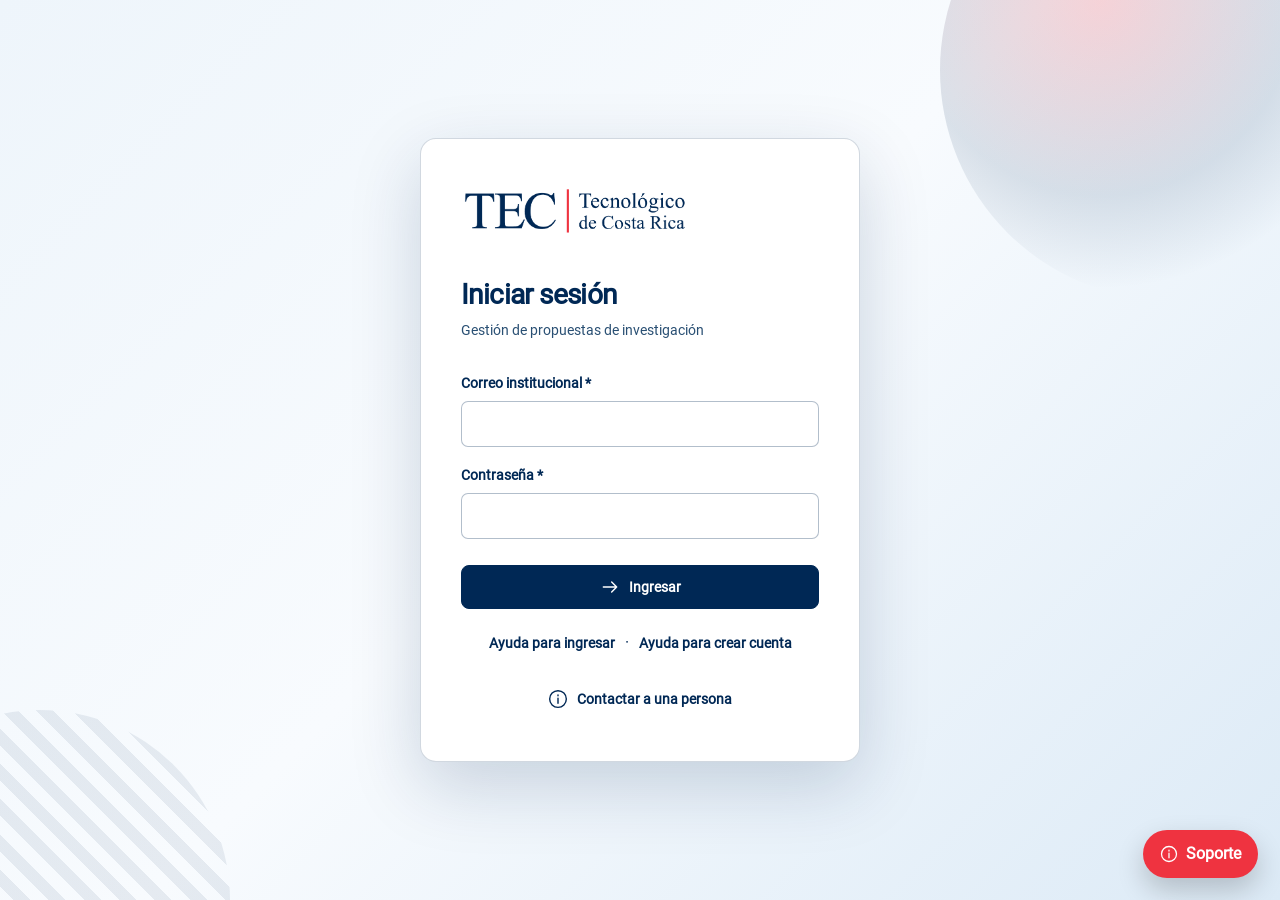
<file: index.html>
<!doctype html>
<html lang="es">
<head>
  <meta charset="utf-8">
  <meta http-equiv="refresh" content="0; url=/frontend/html/SGPI.html">
  <title>SGPI · VIE</title>
  <script>
    window.location.replace("/frontend/html/SGPI.html");
  </script>
</head>
<body>
  <p>Cargando SGPI... <a href="/frontend/html/SGPI.html">Haz clic aquí si no redirige automáticamente</a>.</p>
</body>
</html>
</file>
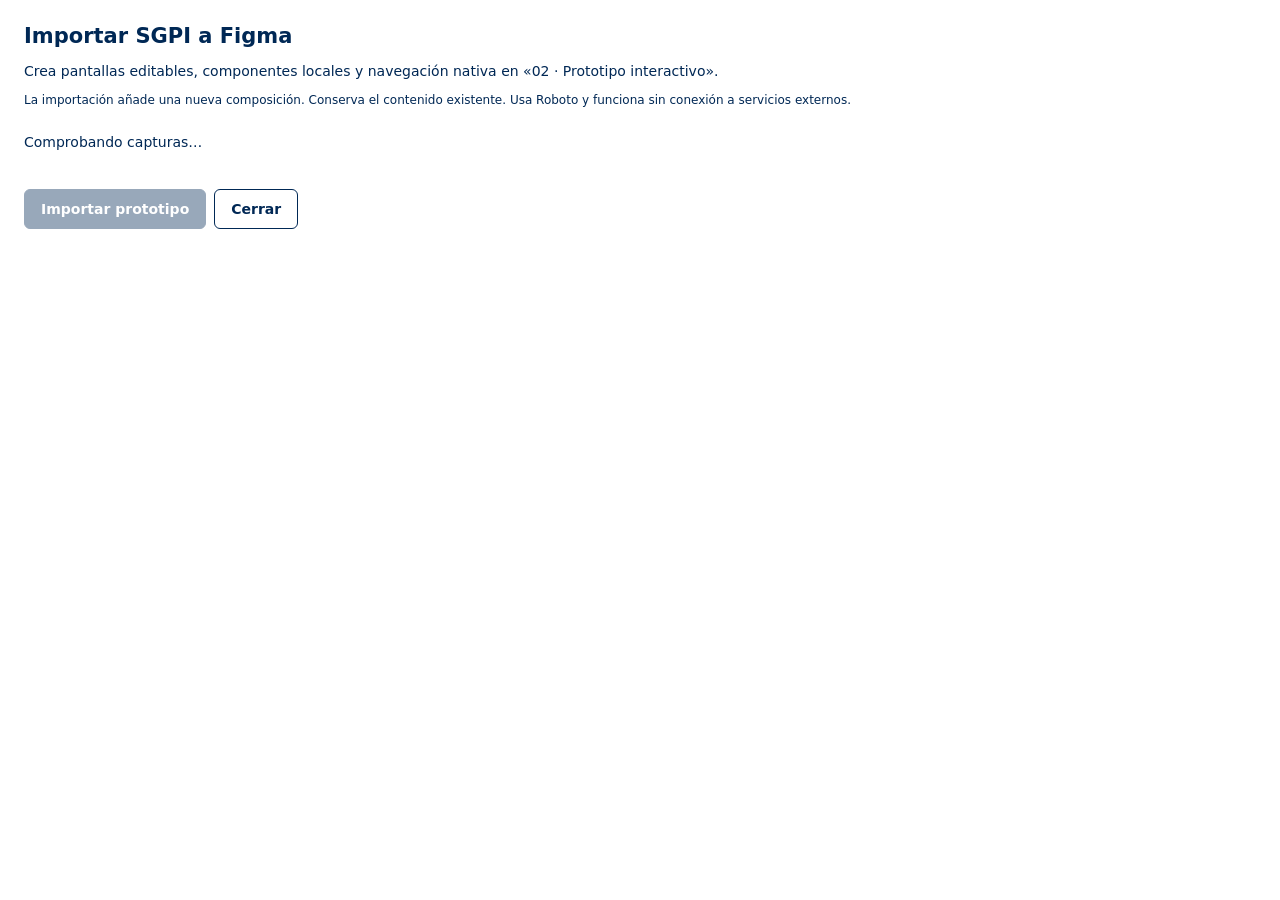
<file: figma-import/ui.html>
<!doctype html>
<html lang="es"><head><meta charset="utf-8"><style>
*{box-sizing:border-box}body{font:14px/1.5 system-ui,sans-serif;margin:0;padding:24px;color:#002855;background:#fff}h1{font-size:21px;line-height:1.2;margin:0 0 12px}p{margin:10px 0}.note{font-size:12px;line-height:1.45}button{font:600 14px system-ui;padding:11px 16px;border:1px solid #002855;border-radius:6px;background:#002855;color:#fff;cursor:pointer}button.secondary{background:#fff;color:#002855;margin-left:8px}button:disabled{opacity:.4;cursor:default}#status{min-height:55px;padding:12px 0;white-space:pre-wrap}#status.error{color:#EF3340}#details{font-size:12px;max-height:80px;overflow:auto}.actions{margin-top:14px}
</style></head><body>
<h1>Importar SGPI a Figma</h1>
<p>Crea pantallas editables, componentes locales y navegación nativa en «02 · Prototipo interactivo».</p>
<p class="note">La importación añade una nueva composición. Conserva el contenido existente. Usa Roboto y funciona sin conexión a servicios externos.</p>
<div id="status" role="status">Comprobando capturas…</div><div id="details"></div>
<div class="actions"><button id="import" disabled>Importar prototipo</button><button id="close" class="secondary">Cerrar</button></div>
<script>
const button=document.getElementById('import');const status=document.getElementById('status');const details=document.getElementById('details');
const send=type=>parent.postMessage({pluginMessage:{type}},'*');
button.onclick=()=>{button.disabled=true;status.className='';status.textContent='Preparando fuentes y variables…';send('import');};
document.getElementById('close').onclick=()=>send('close');
onmessage=event=>{const m=event.data.pluginMessage;if(!m)return;if(m.type==='ready'){status.textContent=m.summary.screens+' pantallas y escenarios · '+m.summary.elements+' elementos';button.disabled=false;}if(m.type==='progress'){status.textContent=m.text;}if(m.type==='error'){status.className='error';status.textContent=m.text;button.disabled=true;}if(m.type==='done'){status.textContent='Importación completada: '+m.stats.frames+' pantallas, '+m.stats.components+' componentes, '+m.stats.links+' enlaces.';details.textContent=m.stats.warnings.length?'Revisar visualmente: '+m.stats.warnings.slice(0,8).join(' · '):'Seleccione Presentar para revisar el recorrido. Revise legibilidad, overlays y destinos antes de entregar.';button.disabled=true;}};
send('inspect');
</script></body></html>
</file>
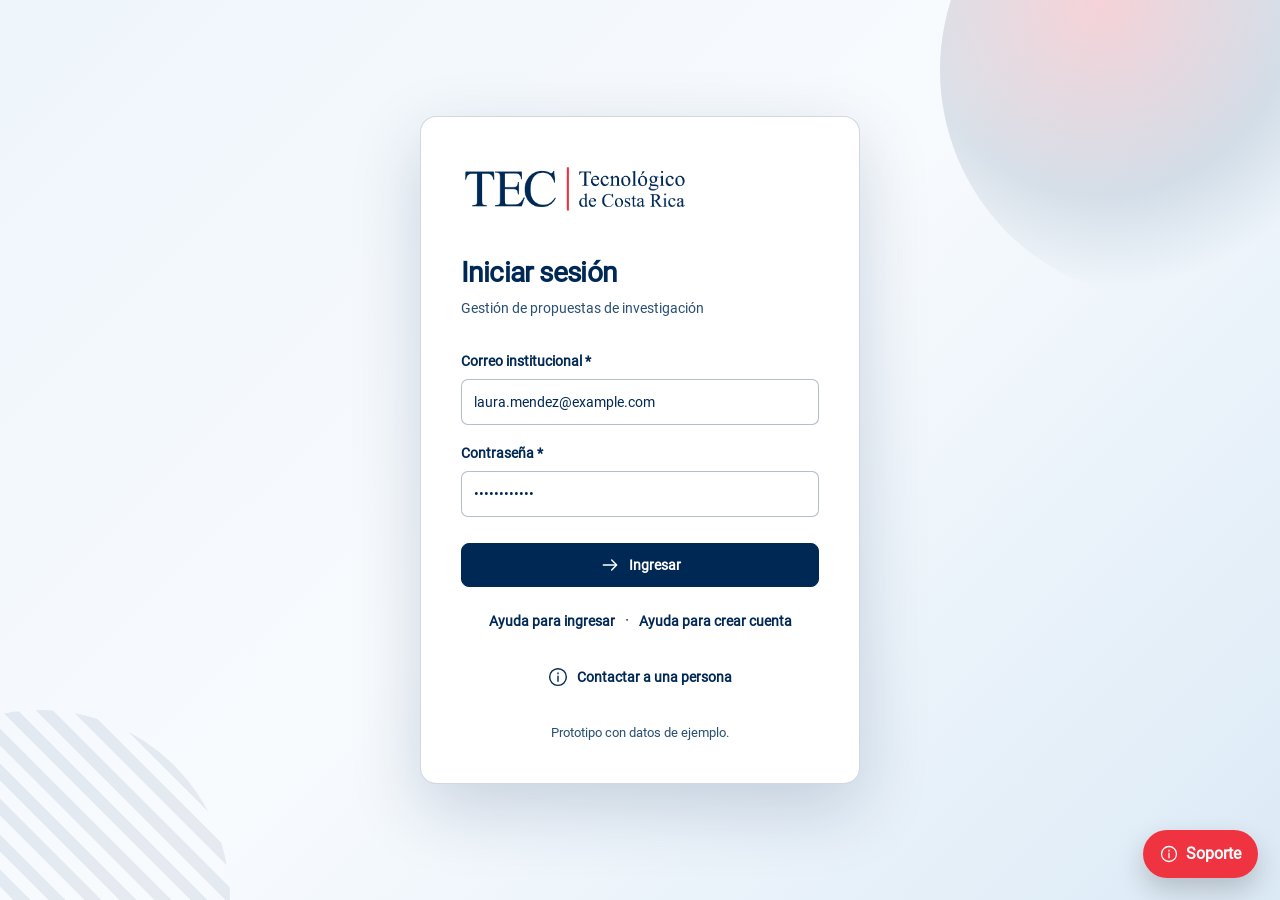
<file: frontend/SGPI.html>
<!doctype html>
<html lang="es"><head><meta charset="utf-8"><meta name="viewport" content="width=device-width,initial-scale=1"><title>SGPI · VIE — Prototipo interactivo</title><style>@font-face{font-family:Roboto;src:url('[data-uri]') format('truetype');font-style:normal;font-weight:400;font-display:swap}
:root{--blue:#002855;--red:#ef3340;--white:#fff;--line:rgba(0,40,85,.18);--muted:rgba(0,40,85,.7);--soft:rgba(0,40,85,.045);--radius:10px;--shadow:0 18px 60px rgba(0,40,85,.18)}
*{box-sizing:border-box}body{margin:0;background:var(--white);color:var(--blue);font:16px/1.5 Roboto,Arial,sans-serif}button,input,select,textarea{font:inherit;color:inherit}button,a,input,select,textarea{outline-offset:4px}button:focus-visible,a:focus-visible,input:focus-visible,select:focus-visible,textarea:focus-visible{outline:3px solid var(--red)}button,a{touch-action:manipulation}button{cursor:pointer}button:disabled{cursor:not-allowed;opacity:.42}a{color:inherit}button svg{flex-shrink:0}.icon{width:20px;height:20px;fill:none;stroke:currentColor;stroke-width:1.7;stroke-linecap:round;stroke-linejoin:round}.app{display:grid;grid-template-columns:232px 1fr;min-height:100vh}.sidebar{background:var(--blue);color:white;padding:34px 20px 24px;display:flex;flex-direction:column;gap:30px;position:fixed;top:0;bottom:0;width:232px;z-index:10}.brand{display:flex;align-items:center;gap:11px}.brand-mark{width:40px;height:40px;background:white;color:var(--blue);display:grid;place-items:center;font-weight:700;font-size:22px;border-radius:8px;border-bottom:4px solid var(--red)}.brand-name{font-size:24px;font-weight:700;letter-spacing:.5px}.brand-sub{font-size:11px;opacity:.76;margin-top:-2px}.nav-title{font-size:10px;letter-spacing:1.8px;opacity:.6;margin:0 12px 10px}.nav-group{display:grid;gap:5px}.nav-item{display:flex;align-items:center;gap:12px;text-align:left;border:0;background:transparent;color:white;width:100%;padding:12px;border-radius:8px;min-height:46px;font-size:14px;line-height:20px}.nav-item.active{background:white;color:var(--blue);font-weight:700}.nav-item:hover:not(.active){background:rgba(255,255,255,.1)}.sidebar-foot{margin-top:auto;font-size:11px;padding:16px 12px 0;border-top:1px solid rgba(255,255,255,.24);opacity:.8}.main{grid-column:2;min-width:0}.topbar{height:80px;border-bottom:1px solid var(--line);padding:0 40px;display:flex;align-items:center;justify-content:space-between;gap:20px;background:white}.topbar-context{font-size:13px;display:flex;gap:12px;align-items:center}.sep{height:18px;border-left:1px solid var(--line)}.topbar-actions{display:flex;align-items:center;gap:20px}.icon-btn{display:grid;place-items:center;width:44px;height:44px;border:1px solid var(--line);border-radius:10px;background:white;position:relative}.notif-dot{position:absolute;right:9px;top:7px;width:6px;height:6px;border-radius:50%;background:var(--red)}.profile-btn{border:0;background:white;display:flex;align-items:center;gap:10px;text-align:left;line-height:18px;font-size:13px;min-height:44px}.avatar{display:grid;place-items:center;background:var(--soft);border:1px solid var(--line);border-radius:50%;width:38px;height:38px;font-size:12px;font-weight:700}.muted{color:var(--muted)}.small{font-size:13px}.micro{font-size:11px}.content{padding:30px 40px 28px;max-width:1600px;margin:auto}.breadcrumb{display:flex;align-items:center;gap:8px;font-size:12px;color:var(--muted);margin-bottom:22px}.breadcrumb button{border:0;background:transparent;padding:0;font-size:12px}.page-heading{display:flex;justify-content:space-between;gap:24px;align-items:flex-start;margin-bottom:28px}h1,h2,h3,p{margin:0}h1{font-size:32px;line-height:1.25;letter-spacing:-.6px}h2{font-size:21px;line-height:1.35;letter-spacing:-.2px}h3{font-size:16px;line-height:24px}.subtitle{font-size:14px;color:var(--muted);margin-top:9px;max-width:800px}.eyebrow{font-size:11px;font-weight:700;letter-spacing:1.4px;text-transform:uppercase;margin-bottom:10px}.action-row{display:flex;align-items:center;gap:12px;flex-wrap:wrap}.btn{min-height:44px;display:inline-flex;align-items:center;justify-content:center;gap:9px;border-radius:8px;padding:10px 18px;font-size:14px;font-weight:600;text-decoration:none;white-space:nowrap;border:1px solid var(--blue);background:var(--blue);color:white}.btn:hover{box-shadow:0 3px 0 rgba(0,40,85,.18);transform:translateY(-1px)}.btn.secondary{background:white;color:var(--blue);border-color:var(--line)}.btn.text{background:transparent;color:var(--blue);border-color:transparent;padding:10px 5px}.btn.danger{background:white;color:var(--blue);border-color:var(--red)}.btn.compact{padding:8px 12px;min-height:40px;font-size:13px}.badge{font-size:11px;font-weight:600;display:inline-flex;align-items:center;gap:6px;padding:5px 10px;border:1px solid var(--line);border-radius:20px;line-height:18px;white-space:nowrap;background:white}.badge.attention{border-color:var(--red)}.badge.solid{background:var(--blue);border-color:var(--blue);color:white}.badge .dot{width:5px;height:5px;border-radius:50%;background:currentColor}.card{border:1px solid var(--line);border-radius:12px;background:white;overflow:hidden}.card-pad{padding:24px}.section-head{display:flex;align-items:center;justify-content:space-between;gap:16px;margin-bottom:20px}.grid{display:grid;gap:20px}.grid.two{grid-template-columns:1fr 1fr}.grid.three{grid-template-columns:repeat(3,1fr)}.grid.four{grid-template-columns:repeat(4,1fr)}.stack{display:grid;gap:20px}.metric{padding:20px 24px;display:flex;flex-direction:column;gap:10px}.metric .value{font-size:32px;line-height:1.1;font-weight:700;letter-spacing:-1px}.metric .label{font-size:12px;color:var(--muted)}.metric .note{font-size:11px;display:flex;gap:6px;align-items:center}.metric .icon{width:18px;height:18px}.hero{background:var(--blue);color:white;padding:28px 32px;border-radius:12px;display:flex;justify-content:space-between;align-items:center;gap:24px;position:relative;overflow:hidden}.hero p{font-size:14px;opacity:.8;max-width:650px;margin-top:8px}.hero .btn{background:white;color:var(--blue);border-color:white}.hero:before{content:'';position:absolute;left:0;top:0;bottom:0;width:5px;background:var(--red)}.hero .eyebrow{opacity:.75}.mt{margin-top:24px}.mb{margin-bottom:24px}.two-col{display:grid;grid-template-columns:minmax(0,1fr) 310px;gap:24px}.project-name{font-weight:600;font-size:14px;display:block;line-height:21px}.project-code{font-size:11px;color:var(--muted);display:block;margin-bottom:5px}.table-wrap{width:100%;overflow-x:auto}table{width:100%;border-collapse:collapse;font-size:13px;text-align:left}th{font-size:10px;text-transform:uppercase;letter-spacing:.7px;font-weight:600;background:var(--soft);color:var(--muted);padding:13px 18px;white-space:nowrap}td{padding:17px 18px;border-top:1px solid var(--line);vertical-align:middle}tr:last-child td{border-bottom:0}td .btn{font-size:12px}tr.clickable{cursor:pointer}tr.clickable:hover{background:var(--soft)}.table-foot{padding:15px 20px;display:flex;justify-content:space-between;border-top:1px solid var(--line);font-size:12px;color:var(--muted)}.list-item{display:flex;gap:16px;align-items:flex-start;padding:18px 0;border-bottom:1px solid var(--line)}.list-item:last-child{border:0;padding-bottom:0}.list-item:first-child{padding-top:0}.list-item .list-icon{display:grid;place-items:center;min-width:38px;height:38px;background:var(--soft);border-radius:8px}.list-item p{font-size:13px;color:var(--muted);margin-top:5px}.list-item .grow{flex:1}.notice{display:flex;align-items:flex-start;gap:13px;border:1px solid var(--line);border-left:3px solid var(--blue);background:var(--soft);padding:16px 18px;border-radius:7px;font-size:13px}.notice.warning{border-left-color:var(--red);background:white}.notice .icon{flex-shrink:0}.notice strong{display:block;margin-bottom:3px;font-size:14px}.notice p{color:var(--muted)}.progress{height:5px;background:var(--soft);border-radius:4px;overflow:hidden}.progress span{display:block;height:100%;background:var(--blue);border-radius:4px}.form-layout{display:grid;grid-template-columns:204px minmax(0,1fr);gap:28px}.stepper{display:flex;flex-direction:column;gap:4px}.step{display:flex;align-items:center;gap:10px;font-size:12px;line-height:18px;min-height:43px;border:0;background:transparent;border-radius:7px;padding:8px 10px;text-align:left}.step span{display:grid;place-items:center;min-width:22px;height:22px;border:1px solid var(--line);border-radius:50%;font-size:10px}.step.active{background:var(--blue);color:white;font-weight:700}.step.active span{border-color:rgba(255,255,255,.4)}.step.done span{background:var(--soft)}.form-card{padding:26px 28px}.form-title{display:flex;justify-content:space-between;align-items:center;margin-bottom:24px}.form-title h2{font-size:20px}.field{display:flex;flex-direction:column;gap:7px;margin-bottom:18px;min-width:0}.field:last-child{margin-bottom:0}.field label{font-size:13px;font-weight:600}.field input,.field select,.field textarea{width:100%;min-height:46px;border:1px solid rgba(0,40,85,.3);border-radius:7px;background:white;padding:11px 12px;font-size:14px;line-height:22px}.field textarea{resize:vertical;min-height:100px}.field .help{font-size:11px;color:var(--muted);line-height:17px}.field.error input,.field.error textarea,.field.error select{border-color:var(--red);border-width:2px}.field .error-msg{font-size:12px;font-weight:500}.field-row{display:grid;grid-template-columns:1fr 1fr;gap:20px}.field-row.three{grid-template-columns:repeat(3,1fr)}.form-footer{display:flex;justify-content:space-between;align-items:center;margin-top:24px;padding-top:20px;border-top:1px solid var(--line);gap:16px}.saved{font-size:11px;color:var(--muted);display:flex;gap:6px;align-items:center}.tabs{display:flex;gap:22px;border-bottom:1px solid var(--line);margin-bottom:24px;overflow:auto}.tab{font-size:13px;min-height:44px;white-space:nowrap;border:0;background:transparent;padding:10px 0 12px;border-bottom:3px solid transparent}.tab.active{font-weight:700;border-bottom-color:var(--red)}.definition{display:grid;grid-template-columns:1fr 1fr;gap:20px 32px}.definition dt{font-size:11px;color:var(--muted);margin-bottom:5px}.definition dd{font-size:14px;margin:0;font-weight:500}.radio-card{position:relative;display:flex;gap:14px;border:1px solid var(--line);padding:20px;border-radius:9px;cursor:pointer}.radio-card:has(input:checked){border:2px solid var(--blue);padding:19px;background:var(--soft)}input[type=radio],input[type=checkbox]{accent-color:var(--blue);width:18px;height:18px;flex-shrink:0;cursor:pointer}.radio-card h3{margin-bottom:6px}.radio-card p{font-size:12px;color:var(--muted)}.checkline{display:flex;align-items:flex-start;gap:10px;font-size:13px;line-height:21px;margin:12px 0}.checkline input{margin-top:2px}.dropzone{border:1px dashed var(--blue);background:var(--soft);border-radius:10px;text-align:center;padding:28px}.dropzone .icon{width:30px;height:30px;margin-bottom:8px}.dropzone p{font-size:13px;margin:4px 0 16px}.doc-row{display:flex;align-items:center;gap:12px;padding:13px 0;border-bottom:1px solid var(--line)}.doc-row:last-child{border:0}.doc-icon{font-size:9px;font-weight:700;border:1px solid var(--line);border-radius:5px;padding:9px 5px}.doc-row strong{font-size:13px}.doc-row small{display:block;font-size:11px;color:var(--muted)}.doc-row .grow{flex:1}.timeline{display:grid;gap:0}.event{position:relative;padding:0 0 22px 28px;border-left:1px solid var(--line);margin-left:7px}.event:last-child{border-left:0;padding-bottom:0}.event:before{content:'';position:absolute;left:-5px;top:5px;width:9px;height:9px;border-radius:50%;background:white;border:2px solid var(--blue)}.event.current:before{background:var(--red);border-color:var(--red)}.event h3{font-size:13px}.event p{font-size:12px;color:var(--muted);margin-top:3px}.event small{font-size:10px;color:var(--muted)}.review-grid{display:grid;grid-template-columns:repeat(2,1fr);gap:10px}.review-row{display:flex;align-items:center;gap:10px;border:1px solid var(--line);border-radius:8px;padding:13px 14px;font-size:12px}.review-row .ok{font-weight:700}.review-row button{margin-left:auto;border:0;background:white;text-decoration:underline;font-size:11px}.score{font-size:46px;font-weight:700;line-height:1.2;letter-spacing:-2px}.score small{font-size:20px;font-weight:400;letter-spacing:0}.scorebar{height:8px;background:var(--soft);border-radius:4px;overflow:hidden}.scorebar span{display:block;background:var(--blue);height:100%}.pill-options{display:flex;gap:6px}.pill-options button{padding:6px 12px;border:1px solid var(--line);background:white;border-radius:6px;font-size:12px}.pill-options button.selected{color:white;background:var(--blue)}.empty{text-align:center;padding:55px 24px}.empty .icon{width:40px;height:40px;margin-bottom:18px}.empty p{max-width:440px;margin:10px auto 22px;font-size:14px;color:var(--muted)}.footer-note{display:flex;justify-content:space-between;gap:16px;color:var(--muted);font-size:10px;margin-top:28px;padding-top:16px;border-top:1px solid var(--line)}.footer-note button{border:0;background:white;color:var(--muted);font-size:10px;text-decoration:underline}.login{min-height:100vh;display:grid;grid-template-columns:49% 51%}.login-story{background:var(--blue);color:white;padding:52px 64px;display:flex;flex-direction:column;position:relative;overflow:hidden}.login-story h1{font-size:48px;line-height:1.15;letter-spacing:-1.4px;max-width:500px;margin:64px 0 24px}.login-story .intro{font-size:16px;line-height:26px;max-width:430px;opacity:.8}.login-story .paths{margin:46px 0;display:grid;gap:20px}.login-story .path{display:flex;align-items:center;gap:16px;font-size:14px}.login-story .path span{border:1px solid rgba(255,255,255,.35);border-radius:50%;width:30px;height:30px;display:grid;place-items:center;font-size:11px}.login-story .bottom{font-size:11px;opacity:.65;margin-top:auto}.login-story:after{content:'';position:absolute;right:-160px;bottom:60px;border:1px solid rgba(255,255,255,.16);width:400px;height:400px;border-radius:50%;pointer-events:none}.login-form{padding:70px;display:flex;flex-direction:column;justify-content:center}.login-form .inner{max-width:410px;width:100%;margin:auto}.login-form h2{font-size:28px;margin-bottom:10px}.login-form form{margin-top:32px}.login-form .btn{width:100%}.login-form .meta{font-size:11px;text-align:center;margin-top:24px;color:var(--muted)}.modal-backdrop{position:fixed;inset:0;background:rgba(0,40,85,.45);z-index:50;display:grid;place-items:center;padding:24px}.modal{background:white;border-radius:14px;box-shadow:var(--shadow);width:min(650px,100%);max-height:90vh;overflow:auto;padding:30px}.modal.wide{width:min(940px,100%)}.modal-head{display:flex;justify-content:space-between;align-items:flex-start;margin-bottom:24px;gap:20px}.modal-head h2{font-size:24px}.modal-head button{border:0;background:white;padding:0;width:32px;height:32px}.modal .actions{margin-top:26px;display:flex;justify-content:flex-end;gap:12px}.modal p{font-size:14px;color:var(--muted);margin-top:10px}.modal .notice p{font-size:13px;margin-top:0}.modal .role-option{display:flex;width:100%;text-align:left;gap:15px;align-items:center;padding:16px;border:1px solid var(--line);border-radius:8px;background:white;margin:10px 0}.modal .role-option:hover{border-color:var(--blue);background:var(--soft)}.role-option strong{display:block;font-size:14px}.role-option small{display:block;font-size:12px;color:var(--muted)}#toast{position:fixed;bottom:24px;right:24px;z-index:70;border:1px solid var(--line);box-shadow:var(--shadow);background:var(--blue);color:white;border-radius:9px;padding:14px 20px;font-size:14px;max-width:480px;display:none}.prototype-banner{display:flex;align-items:center;justify-content:space-between;gap:12px;padding:12px 18px;border:1px dashed var(--line);font-size:11px;border-radius:8px;margin-bottom:22px}.prototype-banner button{background:white;border:0;text-decoration:underline;font-size:11px}.accordion{border-bottom:1px solid var(--line);padding:16px 0}.accordion summary{cursor:pointer;min-height:28px;font-size:14px;font-weight:600}.accordion p{font-size:13px;color:var(--muted);margin:14px 0}.required-star{color:var(--blue)}.text-link{border:0;background:transparent;font-size:13px;padding:0;text-decoration:underline;cursor:pointer}.filters{display:flex;align-items:flex-end;gap:14px}.filters .field{flex:1;margin:0}.gantt{display:grid;grid-template-columns:210px repeat(8,1fr);gap:5px;font-size:11px;align-items:center}.gantt div{padding:8px 4px}.gantt .bar{background:var(--blue);height:12px;padding:0;border-radius:3px}.role-grid{display:grid;grid-template-columns:1fr 1fr;gap:12px}.role-card{padding:20px;border:1px solid var(--line);border-radius:10px}.role-card .btn{margin-top:14px}.result-count{font-size:13px;color:var(--muted)}.stat-strip{display:flex;gap:32px;border-top:1px solid var(--line);padding-top:20px;margin-top:20px}.stat-strip strong{font-size:20px;display:block}.stat-strip span{font-size:11px;color:var(--muted)}
@media(min-width:1600px){.content{padding:38px 56px}.topbar{padding:0 56px}}
@media(max-width:1100px){.app{grid-template-columns:190px 1fr}.sidebar{width:190px;padding:25px 14px}.content{padding:24px}.topbar{padding:0 24px}.two-col{grid-template-columns:1fr}.form-layout{grid-template-columns:175px 1fr;gap:18px}.grid.four{grid-template-columns:repeat(2,1fr)}.login-story{padding:40px}.login-form{padding:40px}.login-story h1{font-size:40px}.topbar-context{font-size:11px}.form-card{padding:22px}}
@media(max-width:750px){.app{display:block}.sidebar{position:static;width:100%;padding:15px 20px;gap:15px}.sidebar .brand-sub,.sidebar .nav-title,.sidebar-foot{display:none}.sidebar nav{display:flex;overflow:auto;gap:8px}.nav-group{display:flex;gap:8px}.nav-item{width:auto;white-space:nowrap;padding:8px 10px;font-size:12px}.sidebar>.nav-group{display:none}.nav-item .icon{display:none}.sidebar .brand{gap:8px}.brand-name{font-size:20px}.brand-mark{width:30px;height:30px;font-size:18px}.topbar{height:65px;padding:0 20px}.topbar-context .sep,.topbar-context>span:last-child{display:none}.content{padding:24px 20px}.page-heading{display:block}.page-heading>.action-row{margin-top:18px}h1{font-size:28px}.grid.two,.grid.three,.grid.four,.field-row,.field-row.three,.definition,.role-grid{grid-template-columns:1fr}.form-layout{display:block}.stepper{display:flex;flex-direction:row;overflow:auto;margin-bottom:20px}.step{white-space:nowrap}.hero{display:block;padding:24px}.hero>.btn{margin-top:20px}.filters{flex-wrap:wrap}.filters .field{min-width:45%}.form-card{padding:20px}.review-grid{grid-template-columns:1fr}.login{display:block}.login-story{padding:28px}.login-story h1{font-size:32px;margin:30px 0 15px}.login-story .paths,.login-story .bottom{display:none}.login-form{padding:35px 24px}.profile-btn .profile-text{display:none}.topbar-actions{gap:10px}.footer-note{display:block}.modal{padding:24px}.form-footer{flex-wrap:wrap}.stat-strip{gap:20px}.hero p{max-width:100%}}
.two-col{align-items:start}.stack{align-content:start}.form-card>details:last-of-type{margin-bottom:8px}.score,.metric .value{font-variant-numeric:tabular-nums}.sidebar .nav-title{color:white;opacity:.72}
.btn.compact{min-height:44px}.step{min-height:44px}.modal-head button{width:44px;height:44px;flex-shrink:0}select{min-height:44px}

/* Simplified VIE interface */
.sidebar{gap:34px}.brand-sub,.sidebar-foot{display:none}.topbar{height:72px}.topbar-context{font-size:18px;letter-spacing:.4px}.content{padding-top:36px}.micro,.project-code,.saved,.definition dt,.field .help,.doc-row small{font-size:12px}.small,.metric .label,.field label{font-size:14px}th{font-size:12px;text-transform:none;letter-spacing:0}.nav-title{font-size:12px;letter-spacing:.5px}.step{font-size:13px}.badge{font-size:12px}.hero{background:var(--soft);border:1px solid var(--line);color:var(--blue);padding:26px 28px}.hero:before{display:none}.hero .btn{background:var(--blue);color:white}.hero p{opacity:1;color:var(--muted)}.metric{gap:8px;padding:22px 24px}.login-simple{min-height:100vh;display:grid;place-items:center;background:var(--soft);padding:32px}.login-panel{width:100%;max-width:440px;background:white;border:1px solid var(--line);border-radius:16px;padding:40px}.login-panel .brand{margin-bottom:40px}.login-panel .brand-mark{background:var(--blue);color:white;border-bottom:0}.login-vie{font-weight:400;font-size:18px;color:var(--muted)}.login-panel h1{font-size:28px;margin-bottom:8px}.login-panel>p{font-size:14px}.login-panel form{margin-top:32px}.login-panel form>.btn{width:100%;margin-top:8px}.login-help{text-align:center;margin-top:12px}.login-demo{color:var(--muted);font-size:12px!important;text-align:center;margin-top:24px}@media(max-width:600px){.login-panel{padding:28px}.login-simple{padding:20px}.topbar-context{font-size:16px}.content{padding-top:24px}.hero>.btn{margin-top:20px}}
</style></head><body><div id="app"></div><div id="modal-root"></div><div id="toast" role="status" aria-live="polite"></div><script>window.SGPI_CONTENT = {"screens": [{"id": "01", "title": "Acceso al SGPI", "description": "Tus propuestas, desde la idea hasta la resolución.", "module": "Acceso"}, {"id": "02", "title": "Hola, Laura", "description": "Retoma tu propuesta y revisa los próximos pasos.", "module": "Inicio"}, {"id": "03", "title": "Notificaciones", "description": "Novedades y acciones pendientes de tus expedientes.", "module": "Inicio"}, {"id": "04", "title": "Convocatorias", "description": "Consulta modalidades, requisitos y fechas de presentación.", "module": "Formulación"}, {"id": "05", "title": "Fondos VIE 2027", "description": "Revisa las disposiciones y los instrumentos antes de preparar tu propuesta.", "module": "Formulación"}, {"id": "06", "title": "Mis propuestas", "description": "Gestiona tus borradores y consulta el avance de tus proyectos.", "module": "Formulación"}, {"id": "07", "title": "Nueva propuesta", "description": "Elige la modalidad para preparar los instrumentos correspondientes.", "module": "Formulación"}, {"id": "08", "title": "Datos generales", "description": "Define la información que identificará tu propuesta.", "module": "Formulación", "fields": [{"label": "Título de la propuesta", "value": "Agua Inteligente: monitoreo de cuencas", "kind": "text", "required": true}, {"label": "Modalidad", "value": "Desarrollo tecnológico", "kind": "readonly", "required": true}, {"label": "Instancia coordinadora", "value": "Escuela de Ingeniería Ambiental", "kind": "select", "required": true}, {"label": "Línea de investigación", "value": "Gestión integrada del recurso hídrico", "kind": "select", "required": true}, {"label": "Fecha de inicio", "value": "01/01/2027", "kind": "date", "required": true}, {"label": "Fecha de finalización", "value": "31/12/2028", "kind": "date", "required": true}, {"label": "Resumen", "value": "Desarrollo y validación de un sistema de monitoreo que integra mediciones de calidad del agua para apoyar decisiones en dos microcuencas piloto.", "kind": "textarea", "required": true}, {"label": "Palabras clave", "value": "Calidad del agua; monitoreo; cuencas; sensores", "kind": "tags", "required": true}]}, {"id": "09", "title": "Equipo investigador", "description": "Registra responsabilidades, dedicación y participación estudiantil.", "module": "Formulación"}, {"id": "10", "title": "Descripción y fundamentación", "description": "Explica el problema y el aporte esperado de la propuesta.", "module": "Formulación", "fields": [{"label": "Problema de investigación", "value": "La información sobre calidad del agua en las microcuencas piloto se obtiene mediante mediciones aisladas. Esta discontinuidad limita la identificación oportuna de variaciones y dificulta comparar condiciones entre sitios.", "kind": "textarea", "required": true}, {"label": "Justificación", "value": "Un sistema de monitoreo continuo y validado permitirá reconocer variaciones en la calidad del agua y brindar evidencia útil a las personas responsables de su gestión.", "kind": "textarea", "required": true}, {"label": "Antecedentes", "value": "El equipo dispone de una prueba de concepto en laboratorio. La propuesta integra medición, registro y visualización para avanzar hacia su validación en condiciones relevantes.", "kind": "textarea", "required": true}, {"label": "Referencias", "value": "Las referencias documentales del caso se incorporan en el anexo de fundamentación.", "kind": "textarea", "required": true}]}, {"id": "11", "title": "Objetivos", "description": "Relaciona cada objetivo específico con actividades y productos verificables.", "module": "Formulación", "fields": [{"label": "Objetivo general", "value": "Desarrollar y validar un sistema de monitoreo de calidad del agua que apoye la toma de decisiones en dos microcuencas piloto.", "kind": "textarea", "required": true}], "rows": [{"code": "OE1", "text": "Definir los requerimientos de medición y gestión de datos en las microcuencas piloto."}, {"code": "OE2", "text": "Integrar y validar un prototipo de monitoreo en condiciones de laboratorio y campo."}, {"code": "OE3", "text": "Evaluar la calidad de las mediciones y documentar las condiciones de uso del sistema."}]}, {"id": "12", "title": "Metodología", "description": "Describe cómo alcanzarás los objetivos y validarás los resultados.", "module": "Formulación", "fields": [{"label": "Diseño metodológico", "value": "Desarrollo experimental en tres fases: definición de requerimientos, integración del prototipo y validación comparativa en campo.", "kind": "textarea", "required": true}, {"label": "Procedimiento", "value": "Se definirán puntos de medición en dos microcuencas; se calibrarán los instrumentos; se compararán registros del prototipo con mediciones de referencia; y se documentarán desempeño y limitaciones.", "kind": "textarea", "required": true}, {"label": "Análisis de resultados", "value": "Se evaluarán integridad de registros, concordancia de las mediciones y disponibilidad del sistema durante el período piloto.", "kind": "textarea", "required": true}, {"label": "Resultados y productos", "value": "Prototipo validado; conjunto de datos documentado; informe de desempeño; manual de uso y mantenimiento.", "kind": "textarea", "required": true}]}, {"id": "13", "title": "Plan de acción", "description": "Organiza actividades, productos, responsables y fechas.", "module": "Formulación"}, {"id": "14", "title": "Gestión de riesgos", "description": "Anticipa eventos que puedan afectar las actividades y define su tratamiento.", "module": "Formulación"}, {"id": "15", "title": "Presupuesto", "description": "Distribuye los recursos por año y justifica cada gasto.", "module": "Formulación"}, {"id": "16", "title": "Información complementaria", "description": "Completa la madurez tecnológica, el potencial de PI y los aspectos éticos.", "module": "Formulación"}, {"id": "17", "title": "Documentos y anexos", "description": "Reúne los documentos de esta etapa y conserva su versión.", "module": "Formulación"}, {"id": "18", "title": "Revisión de propuesta", "description": "Verifica la información antes de enviar a revisión y evaluación.", "module": "Formulación"}, {"id": "19", "title": "Propuesta enviada a revisión", "description": "La versión 1.0 quedó registrada para revisión del Centro de Vinculación.", "module": "Formulación"}, {"id": "20", "title": "Seguimiento de propuesta", "description": "Consulta el estado, la persona responsable y la próxima acción.", "module": "Formulación"}, {"id": "21", "title": "Bandeja de trabajo", "description": "Expedientes asignados a tu rol y pendientes de atención.", "module": "Evaluación"}, {"id": "22", "title": "Expediente de propuesta", "description": "Información, evidencias y decisiones reunidas en un solo lugar.", "module": "Expediente"}, {"id": "23", "title": "Revisión de Vinculación", "description": "Registra el análisis de innovación y potencial de propiedad intelectual.", "module": "Evaluación"}, {"id": "24", "title": "Evaluación del Comité Técnico", "description": "Aplica la rúbrica vigente y fundamenta la evaluación de esta versión.", "module": "Evaluación"}, {"id": "25", "title": "Aval del Consejo de Escuela", "description": "Registra el acuerdo de la instancia coordinadora y su evidencia.", "module": "Evaluación"}, {"id": "26", "title": "Dictamen de Dirección de Investigación", "description": "Verifica el expediente sometido y registra el dictamen institucional.", "module": "Evaluación"}, {"id": "27", "title": "Resolución del CIE", "description": "Registra la decisión y vincúlala con la versión evaluada.", "module": "Evaluación"}, {"id": "28", "title": "Historial del expediente", "description": "Cada actuación conserva fecha, responsable, versión y documento asociado.", "module": "Expediente"}, {"id": "29", "title": "Consulta histórica", "description": "Localiza expedientes resueltos y cerrados con filtros institucionales.", "module": "Consulta histórica"}, {"id": "30", "title": "Resultados de consulta", "description": "1 expediente coincide con los filtros seleccionados.", "module": "Consulta histórica"}, {"id": "31", "title": "Administración de convocatorias", "description": "Gestiona fechas, modalidades e instrumentos de cada convocatoria.", "module": "Administración de soporte"}, {"id": "32", "title": "Rúbricas y catálogos", "description": "Mantén instrumentos y clasificaciones para nuevas propuestas.", "module": "Administración de soporte"}, {"id": "33", "title": "Perfil y rol activo", "description": "Consulta tu cuenta y las opciones disponibles según el rol.", "module": "Cuenta"}]};</script><script>'use strict';
const $=(s,r=document)=>r.querySelector(s), $$=(s,r=document)=>[...r.querySelectorAll(s)];
const esc=s=>String(s??'').replace(/[&<>"']/g,c=>({'&':'&amp;','<':'&lt;','>':'&gt;','"':'&quot;',"'":'&#39;'}[c]));
const money=n=>'₡'+Number(n).toLocaleString('es-CR',{maximumFractionDigits:0});
const paths={home:'M3 10 12 3l9 7v10a1 1 0 0 1-1 1h-5v-7H9v7H4a1 1 0 0 1-1-1Z',folder:'M3 6h6l2 2h10v11a2 2 0 0 1-2 2H5a2 2 0 0 1-2-2V6Z',calendar:'M4 5h16v16H4ZM8 3v4m8-4v4M4 10h16',inbox:'M4 4h16v16H4Zm0 10h5l2 3h2l2-3h5',search:'M21 21l-5-5M18 10a8 8 0 1 1-16 0 8 8 0 0 1 16 0',settings:'M12 8a4 4 0 1 0 0 8 4 4 0 0 0 0-8M12 2v3m0 14v3M2 12h3m14 0h3M5 5l2 2m10 10 2 2M5 19l2-2M17 7l2-2',bell:'M18 8a6 6 0 0 0-12 0v6l-2 3h16l-2-3Zm-8 12h4',user:'M12 3a4 4 0 1 0 0 8 4 4 0 0 0 0-8M4 21v-2a8 8 0 0 1 16 0v2',arrow:'M4 12h16m-6-6 6 6-6 6',back:'M20 12H4m6-6-6 6 6 6',chevron:'m9 5 7 7-7 7',down:'m6 9 6 6 6-6',plus:'M12 5v14M5 12h14',check:'m5 12 4 4L19 6',clock:'M12 8v5l3 2M22 12a10 10 0 1 1-20 0 10 10 0 0 1 20 0',file:'M5 2h9l5 5v15H5Zm9 0v6h5M8 12h8m-8 4h8',upload:'M12 16V3m-5 5 5-5 5 5M3 15v6h18v-6',info:'M12 11v6m0-10v1M22 12a10 10 0 1 1-20 0 10 10 0 0 1 20 0',alert:'M12 3 2 21h20Zm0 6v5m0 3v1',close:'m6 6 12 12M6 18 18 6',logout:'M9 3H3v18h6m5-15 6 6-6 6m-7-6h13',download:'M12 3v13m-5-5 5 5 5-5M3 17v4h18v-4',edit:'m15 3 6 6-12 12H3v-6Zm-10 10 6 6',shield:'M12 2 3 6v6c0 5 9 10 9 10s9-5 9-10V6Zm-5 10 3 3 7-7'};
const icon=(name)=>`<svg class="icon" aria-hidden="true" viewBox="0 0 24 24"><path d="${paths[name]||paths.file}"/></svg>`;
const roles={investigador:{label:'Investigador proponente',name:'Laura Méndez',initials:'LM',screen:'02'},vinculacion:{label:'Centro de Vinculación',name:'Mariana Solís',initials:'MS',screen:'23'},comite:{label:'Comité Técnico',name:'Gabriel Sánchez',initials:'GS',screen:'24'},consejo:{label:'Consejo de Escuela',name:'Patricia Vargas',initials:'PV',screen:'25'},direccion:{label:'Dirección de Investigación',name:'Elena Chacón',initials:'EC',screen:'26'},cie:{label:'CIE',name:'Ricardo Mora',initials:'RM',screen:'27'}};
const defaultState={role:'investigador',stage:'En formulación',read:false,mode:'Desarrollo tecnológico',theme:'light',largeText:false,roleOrder:['investigador','vinculacion','comite','consejo','direccion','cie'],saved:{},attachments:4,teamAdded:false,reviewed:false,budget:[{name:'Equipo de laboratorio',code:'5-01-06-01',a:1400000,b:0,detail:'Sensores y equipo de calibración; compra en primer semestre de 2027.'},{name:'Materiales y suministros',code:'2-03-04-01',a:1000000,b:1600000,detail:'Componentes eléctricos y consumibles para integración y campo.'},{name:'Servicios de laboratorio',code:'1-04-01-01',a:1440000,b:2040000,detail:'Análisis de referencia y verificación de mediciones.'},{name:'Beca estudiante asistente especial',code:'6-02-02-08',a:960000,b:960000,detail:'400 horas/año × ₡2.400. Planificación: 10 h/semana durante 40 semanas, hasta 10 meses.'}],scores:{},notRecommended:false,search:'',historyStatus:'Todos',resolution:'Aprobada'};
let state=structuredClone(defaultState);try{state={...state,...JSON.parse(localStorage.getItem('sgpi-demo')||'{}')}}catch{}
let current='01',modalName=null,previousFocus=null,activeFilter='Todas',dossierTab='Resumen',userMenuOpen=false;
const save=()=>localStorage.setItem('sgpi-demo',JSON.stringify(state));
const screen=id=>SGPI_CONTENT.screens.find(s=>s.id===id);
const totalA=()=>state.budget.reduce((a,r)=>a+Number(r.a),0),totalB=()=>state.budget.reduce((a,r)=>a+Number(r.b),0);
const budgetValid=()=>totalA()<=5000000&&totalB()<=5000000&&state.budget[0].b===0&&state.budget[3].a>=960000&&state.budget[3].b>=960000;
const optionHelp={Inicio:'Resumen y tareas pendientes.','Mis propuestas':'Consulta o continúa tus propuestas.','Bandeja de trabajo':'Expedientes asignados a tu rol.',Convocatorias:'Fechas, requisitos e instrumentos vigentes.','Consulta histórica':'Busca expedientes y su trazabilidad.','Mi perfil':'Cuenta, rol activo y preferencias.','Cerrar sesión':'Finaliza el recorrido de demostración.','Nueva propuesta':'Crea un borrador para la convocatoria vigente.','Abrir expediente':'Consulta información, documentos y decisiones.','Guardar borrador':'Conserva los cambios en este navegador.','Guardar y continuar':'Valida la sección y avanza al siguiente paso.'};
const tooltipAttrs=label=>optionHelp[label]?`class="has-tooltip" data-tooltip="${esc(optionHelp[label])}" title="${esc(optionHelp[label])}"`:'';
const btn=(label,target,style='',ic='',attrs='')=>`<button class="btn ${style} ${optionHelp[label]?'has-tooltip':''}" ${target?`data-go="${target}"`:''} ${optionHelp[label]?`data-tooltip="${esc(optionHelp[label])}" title="${esc(optionHelp[label])}"`:''} ${attrs}>${ic?icon(ic):''}${esc(label)}</button>`;
const act=(label,action,style='',ic='',attrs='')=>btn(label,null,style,ic,`data-action="${action}" ${attrs}`);
const badge=(text,type='')=>`<span class="badge ${type}"><span class="dot"></span>${esc(text)}</span>`;
const notice=(title,body,type='')=>`<div class="notice ${type}">${icon(type==='warning'?'alert':'info')}<div><strong>${esc(title)}</strong><p>${esc(body)}</p></div></div>`;
const card=(title,body,action='')=>`<section class="card card-pad">${title?`<div class="section-head"><h2>${title}</h2>${action}</div>`:''}${body}</section>`;
const table=(heads,rows,footer='')=>`<div class="table-wrap"><table><thead><tr>${heads.map(h=>`<th>${h}</th>`).join('')}</tr></thead><tbody>${rows.map(r=>`<tr>${r.map(c=>`<td>${c}</td>`).join('')}</tr>`).join('')}</tbody></table></div>${footer?`<div class="table-foot">${footer}</div>`:''}`;
const definition=items=>`<dl class="definition">${items.map(([a,b])=>`<div><dt>${esc(a)}</dt><dd>${b}</dd></div>`).join('')}</dl>`;
const tabs=(items,selected,attr='data-tab')=>`<div class="tabs">${items.map(t=>`<button class="tab ${t===selected?'active':''}" ${attr}="${esc(t)}">${esc(t)}</button>`).join('')}</div>`;
function field(label,value='',kind='text',help='',required=false,key=''){
 const k=key||`${current}:${label}`,val=state.saved[k]??value,id='f-'+k.replace(/[^\w]/g,'-'),req=required?'required':'',attr=`id="${id}" data-field="${esc(k)}" ${req}`;
 let control;if(kind==='textarea')control=`<textarea ${attr} rows="3">${esc(val)}</textarea>`;else if(kind==='select'){const opts=Array.isArray(value)?value:[value];control=`<select ${attr}>${opts.map(v=>`<option ${v===val?'selected':''}>${esc(v)}</option>`).join('')}</select>`;}else if(kind==='checkbox')return `<label class="checkline"><input type="checkbox" ${attr} ${val===true?'checked':''}>${esc(label)}</label>`;else if(kind==='file')control=`<div class="doc-row"><span class="doc-icon">PDF</span><div class="grow"><strong>${esc(val)}</strong></div>${act('Adjuntar','upload','secondary compact','upload')}</div>`;else control=`<input ${attr} type="${['email','number','password','date','search'].includes(kind)?kind:'text'}" value="${esc(val)}" ${kind==='readonly'?'readonly':''}>`;
 return `<div class="field"><label for="${id}">${esc(label)}${required?' <span class="required-star">*</span>':''}</label>${control}${help?`<span class="help">${esc(help)}</span>`:''}<span class="error-msg" hidden>Completa este campo para continuar.</span></div>`;
}
function fieldsFor(id){return (screen(id).fields||[]).map(f=>field(f.label,f.value,f.kind==='date'?'text':f.kind==='radio'?'select':f.kind==='tags'?'text':f.kind,f.help||'',f.required)).join('');}
function doc(name,meta='Versión 1.0',action='preview'){return `<div class="doc-row"><span class="doc-icon">${/xlsx/i.test(name)?'XLSX':'PDF'}</span><div class="grow"><strong>${esc(name)}</strong><small>${esc(meta)}</small></div>${act('Ver',action,'text compact','file',`data-doc="${esc(name)}"`)}</div>`;}
const proposals=[{code:'SI-2027-014',title:'Agua Inteligente: monitoreo de cuencas',type:'Desarrollo tecnológico',period:'2027–2028',status:'En formulación',amount:9400000},{code:'SI-2027-019',title:'Biofiltros para el reúso de agua',type:'Investigación aplicada',period:'2027–2028',status:'En formulación',amount:6800000},{code:'SI-2026-021',title:'Vulnerabilidad hídrica en microcuencas',type:'Investigación aplicada',period:'2026–2027',status:'En ejecución',amount:7400000},{code:'SI-2024-008',title:'Indicadores de calidad del agua rural',type:'Investigación básica',period:'2024–2025',status:'Cerrada',amount:6100000}];
function projectRows(list=proposals){return list.map((p,i)=>[`<span class="project-code">${p.code}</span><span class="project-name">${p.title}</span><span class="small muted">${p.type}</span>`,p.period,badge(p.code==='SI-2027-014'?state.stage:p.status),money(p.amount),btn(p.code==='SI-2027-014'&&state.stage==='En formulación'&&current==='06'?'Continuar':'Ver expediente',p.code==='SI-2027-014'&&state.stage==='En formulación'&&current==='06'?'08':'22','text compact','arrow',`data-proposal="${p.code}"`)]);}
function navItem(label,id,ic,active){return `<button class="nav-item ${active?'active':''} ${optionHelp[label]?'has-tooltip':''}" data-go="${id}" ${optionHelp[label]?`data-tooltip="${esc(optionHelp[label])}" title="${esc(optionHelp[label])}"`:''}>${icon(ic)}${label}</button>`;}
function shell(body,title,description='',headingActions=''){
 const r=roles[state.role],research=state.role==='investigador',admin=state.role==='direccion',historical=admin||state.role==='cie';
 const module=(screen(current)||{}).module||'Expediente';
 return `<div class="app"><aside class="sidebar"><div class="brand"><div class="brand-mark">S</div><div><div class="brand-name">SGPI</div><span class="tec-wordmark">Tecnológico de Costa Rica</span></div></div><nav aria-label="Navegación principal"><div class="nav-group">${navItem('Inicio','02','home',current==='02')}${research?navItem('Mis propuestas','06','folder',+current>=6&&+current<=20):navItem('Bandeja de trabajo','21','inbox',+current>=21&&+current<=27)}${research?navItem('Convocatorias','04','calendar',current==='04'||current==='05'):''}${historical?navItem('Consulta histórica','29','search',current==='29'||current==='30'):''}</div>${admin?`<div class="nav-title" style="margin-top:28px">SUPERADMINISTRACIÓN</div><div class="nav-group">${navItem('Convocatorias','31','calendar',current==='31')}${navItem('Rúbricas y catálogos','32','settings',current==='32')}</div>`:''}</nav><div class="nav-group" style="margin-top:auto">${navItem('Mi perfil','33','user',current==='33')}<button class="nav-item has-tooltip" data-action="contact" data-tooltip="Persona de contacto y canales de apoyo." title="Persona de contacto y canales de apoyo.">${icon('info')}Contacto y soporte</button>${navItem('Cerrar sesión','01','logout',false)}</div></aside><div class="main"><header class="topbar"><div class="topbar-context"><strong>VIE</strong></div><div class="topbar-actions"><button class="icon-btn" data-go="03" aria-label="Notificaciones">${icon('bell')}${!state.read?'<span class="notif-dot"></span>':''}</button><button class="profile-btn" data-action="user-menu" aria-expanded="${userMenuOpen}" aria-haspopup="menu"><span class="avatar">${r.initials}</span><span class="profile-text"><strong>${r.name}</strong><br><span class="micro muted">${r.label}</span></span>${icon('down')}</button>${userMenuOpen?`<div class="user-menu" role="menu"><div class="user-menu-head"><strong>${r.name}</strong><div class="micro muted">${r.label}</div></div><button role="menuitem" data-go="33">${icon('user')}Mi perfil</button><button role="menuitem" data-action="settings">${icon('settings')}Ajustes y accesibilidad</button><button role="menuitem" data-action="contact">${icon('info')}Contactar soporte</button><button role="menuitem" class="danger" data-action="logout">${icon('logout')}Cerrar sesión</button></div>`:''}</div></header><main class="content"><div class="page-heading"><div><h1>${esc(title)}</h1>${description?`<p class="subtitle">${esc(description)}</p>`:''}</div>${headingActions?`<div class="action-row">${headingActions}</div>`:''}</div>${body}</main></div><button class="support-fab" data-action="contact" aria-label="Contactar soporte">${icon('info')}<span>Soporte</span></button></div>`;
}
const steps=[['08','Datos generales'],['09','Equipo investigador'],['10','Fundamentación'],['11','Objetivos'],['12','Metodología'],['13','Plan de acción'],['14','Gestión de riesgos'],['15','Presupuesto'],['16','Información complementaria'],['17','Documentos'],['18','Revisión y envío']];
function formShell(inner,id=current){const idx=steps.findIndex(s=>s[0]===id);return `<div class="form-layout"><aside><div class="small" style="margin:0 10px 10px"><strong>Tu propuesta</strong><p class="micro muted" style="margin-top:4px">Paso ${idx+1} de 11</p></div><div class="progress" style="margin:0 10px 18px"><span style="width:${(idx+1)/11*100}%"></span></div><nav class="stepper" aria-label="Secciones del formulario">${steps.map(([n,l],i)=>`<button class="step ${i===idx?'active':i<idx?'done':''}" data-go="${n}"><span>${i<idx?'✓':i+1}</span>${l}</button>`).join('')}</nav><p class="micro muted" style="margin:20px 10px">Puedes guardar y continuar después.<br>Los campos con * son obligatorios.</p></aside><div><form id="proposal-form" class="card form-card" novalidate><div class="form-title"><h2>${esc(screen(id).title)}</h2>${badge('Borrador')}</div>${inner}<div class="form-footer"><div>${idx>0?btn('Anterior',steps[idx-1][0],'text','back'):btn('Mis propuestas','06','text','back')}</div><div class="action-row">${act('Guardar borrador','save','secondary')}${idx<10?act('Guardar y continuar','next','','arrow',`data-next="${steps[idx+1][0]}"`):act('Enviar a evaluación','send','','arrow')}</div></div></form><div class="saved" style="margin-top:12px">${icon('check')}Cambios guardados</div></div></div>`;}
function login(){return `<main class="login-simple"><div class="login-panel"><div class="brand"><div class="brand-mark">S</div><div><div class="brand-name">SGPI <span class="login-vie">/ VIE</span></div><span class="tec-wordmark">Tecnológico de Costa Rica</span></div></div><h1>Iniciar sesión</h1><p class="muted">Gestión de propuestas de investigación</p><form id="login-form" novalidate>${field('Correo institucional','laura.mendez@example.com','email','',true,'login:email')}${field('Contraseña','demostracion','password','',true,'login:password')}${act('Ingresar','login','','arrow')}<div class="login-help">${act('Ayuda para ingresar','login-help','text')} · ${act('Ayuda para crear cuenta','account-help','text')}</div></form><div class="login-help">${act('Contactar a una persona','contact','text','info')}</div><p class="login-demo">Prototipo con datos de ejemplo.</p></div><button class="support-fab" data-action="contact" aria-label="Contactar soporte">${icon('info')}<span>Soporte</span></button></main>`;}
function dashboard(){if(state.role!=='investigador')return shell(`<div class="hero"><div><h2>Una propuesta espera tu revisión</h2><p>Consulta el expediente completo antes de registrar la decisión de ${roles[state.role].label}.</p></div>${btn('Abrir bandeja','21','','arrow')}</div><div class="grid three mt">${[['Pendientes','1'],['En revisión','0'],['Resueltos','3']].map(([a,b])=>`<div class="card metric"><span class="label">${a}</span><span class="value">${b}</span></div>`).join('')}</div><div class="mt card">${table(['Expediente','Etapa','Prioridad',''],[[`<span class="project-code">SI-2027-014</span><strong>Agua Inteligente: monitoreo de cuencas</strong>`,roles[state.role].label,badge('Dentro del plazo'),btn('Revisar',roles[state.role].screen,'text','arrow')]])}</div>`, `Hola, ${roles[state.role].name.split(' ')[0]}`,'','');
return shell(`<div class="hero"><div><h2>Agua Inteligente: monitoreo de cuencas</h2><p>Completa el presupuesto y los documentos para enviar a revisión.</p></div>${btn('Continuar propuesta','15','','arrow')}</div><div class="grid four mt">${[['Mis propuestas','4','folder'],['En formulación','2','edit'],['En ejecución','1','clock'],['Cerradas','1','check']].map(([a,b,c])=>`<div class="card metric"><span class="label">${a}</span><span class="value">${b}</span></div>`).join('')}</div><div class="two-col mt"><section class="card"><div class="card-pad section-head" style="margin-bottom:0"><h2>Mis propuestas recientes</h2>${btn('Ver todas','06','text compact')}</div>${table(['Propuesta','Estado',''],proposals.slice(0,3).map((p,i)=>[`<span class="project-code">${p.code}</span><span class="project-name">${p.title}</span>`,badge(i===0?state.stage:p.status),btn('Abrir',i===0?'08':'22','text compact','arrow',`data-proposal="${p.code}"`)]))}</section><div class="stack">${card('Próximo vencimiento',`<div class="eyebrow">FONDOS VIE 2027</div><div style="font-size:32px;font-weight:700">28 <span style="font-size:18px;font-weight:400">sep 2026</span></div><p class="small muted" style="margin:8px 0 18px">Sometimiento formal ante VIE. Requiere evaluación y avales previos.</p>${btn('Consultar convocatoria','05','text','arrow')}`)}</div></div>`, 'Hola, Laura','',btn('Nueva propuesta','07','','plus'));}
function notifications(){let items=[['Tu borrador está guardado','SI-2027-014 · Continúa con presupuesto y documentos.','21 ago 2026 · 10:42','15'],['Fondos VIE 2027: fecha de sometimiento','Recuerda que necesitas evaluación técnica y aval antes del 28 de septiembre.','20 ago 2026 · 08:00','05'],['Informe de seguimiento disponible','SI-2026-021 · Vulnerabilidad hídrica en microcuencas.','19 ago 2026 · 14:20','22']];if(activeFilter==='Sin leer'&&state.read)items=[];return shell(`${tabs(['Todas','Sin leer','Trámites','Convocatorias'],activeFilter,'data-filter')}<div class="card card-pad">${items.length?items.filter((a,i)=>activeFilter!=='Convocatorias'||i===1).map((a,i)=>`<div class="list-item"><div class="list-icon">${icon(i===1?'calendar':'file')}</div><div class="grow"><div class="action-row"><h3>${a[0]}</h3>${!state.read&&i<2?badge('Sin leer'):''}</div><p>${a[1]}</p><small class="micro muted">${a[2]}</small></div>${btn('Ver',a[3],'text','arrow')}</div>`).join(''):`<div class="empty">${icon('check')}<h2>Estás al día</h2><p>No tienes notificaciones sin leer.</p>${act('Ver todas','all-notifications','secondary')}</div>`}</div>`,'Notificaciones','Novedades y acciones pendientes de tus expedientes.',act('Marcar todas como leídas','read','secondary','check'));}
function calls(){return shell(`<div class="filters mb">${field('Buscar convocatoria','','search','',false,'call:query')}${field('Estado',['Abiertas para formulación','Todas','Cerradas'],'select')}${act('Buscar','filter-calls','secondary','search')}</div><div class="grid two"><section class="card card-pad"><div class="section-head">${badge('Formulación')}</div><h2>Fondos VIE 2027</h2><p class="small muted" style="margin:12px 0 24px">Apoyo a iniciativas de fortalecimiento, investigación y desarrollo tecnológico.</p>${definition([['Formulación','28 jul – 21 ago 2026'],['Sometimiento formal','28 sep 2026'],['Inicio de ejecución','01 ene 2027'],['Modalidades','3 familias de iniciativas']])}<div class="form-footer">${btn('Ver convocatoria','05','secondary')}${btn('Crear propuesta','07','','plus')}</div></section>${card('Antes de comenzar',`<div class="timeline"><div class="event"><h3>Revisa los instrumentos vigentes</h3><p>Disposiciones, formulario, plan y presupuesto.</p></div><div class="event"><h3>Define modalidad y equipo</h3><p>Los topes y productos cambian según la iniciativa.</p></div><div class="event"><h3>Programa las revisiones</h3><p>Vinculación, Comité y consejos preceden al sometimiento.</p></div></div>`)}</div>`,'Convocatorias','Encuentra los requisitos y las fechas para tu próxima propuesta.');}
const calendarRows=[['Formulación','28 jul – 21 ago 2026'],['Vinculación','24 – 28 ago 2026'],['Evaluación técnica','31 ago – 11 sep 2026'],['Avales de consejos','14 – 25 sep 2026'],['Sometimiento formal','28 sep 2026'],['Dictamen de Dirección','29 sep – 12 oct 2026'],['Resolución CIE','13 – 23 oct 2026'],['Carta de aceptación','02 – 06 nov 2026']];
function callDetail(){return shell(`<div class="two-col"><div class="stack">${card('Una convocatoria, distintas formas de investigar',`<p class="small muted mb">Selecciona la modalidad que corresponde a los resultados esperados. Los límites se verifican por año y por iniciativa.</p>${table(['Modalidad','Duración inicial','Tope'],[['Fortalecimiento','1 año',money(2000000)+' total'],['Básica / aplicada','2 años',money(4000000)+' / año'],['Desarrollo tecnológico','3 años',money(5000000)+' / año']])}`)}${card('Instrumentos de la convocatoria',doc('Disposiciones Fondos VIE 2027.pdf')+doc('Formulario de proyecto de investigación.docx')+doc('Plan de acción y gestión del riesgo.xlsx')+doc('Presupuesto Fondos VIE 2027.xlsx')+doc('Rúbricas de evaluación 2027.xlsx'))}${notice('No omitas las etapas previas','Enviar a evaluación y someter ante VIE son acciones distintas. El investigador realiza el sometimiento formal después de obtener los avales.')}</div>${card('Calendario 2026',`<div class="timeline">${calendarRows.map(([a,b],i)=>`<div class="event ${i===0?'current':''}"><h3>${a}</h3><p>${b}</p></div>`).join('')}</div>`)}</div>`,'Fondos VIE 2027','Convocatoria de investigación · Inicio de ejecución: enero de 2027',btn('Crear propuesta','07','','plus'));}
function myProposals(){return shell(`${tabs(['Todas','En formulación','En ejecución','Cerradas'],activeFilter,'data-filter')}<div class="card">${table(['Propuesta','Período','Estado','Monto',''],projectRows(activeFilter==='Todas'?proposals:proposals.filter(p=>p.status===(activeFilter==='Cerradas'?'Cerrada':activeFilter))),'<span>4 propuestas en tu portafolio</span><span>Página 1 de 1</span>')}</div>`,'Mis propuestas','Organiza tus borradores y consulta el avance de tus investigaciones.',btn('Nueva propuesta','07','','plus'));}
function newProposal(){return shell(`<div class="two-col"><form class="card card-pad" id="modality-form"><div class="section-head"><h2>Elige la modalidad</h2>${badge('Paso inicial')}</div><div class="stack">${[['Desarrollo tecnológico','Desarrollar y validar soluciones con potencial de propiedad intelectual.','Hasta 3 años · ₡5.000.000/año'],['Investigación básica o aplicada','Generar conocimiento o responder a un problema mediante investigación.','Hasta 2 años · ₡4.000.000/año'],['Actividad de fortalecimiento','Fortalecer capacidades y preparar futuras iniciativas.','1 año · ₡2.000.000 total']].map(([a,b,c])=>`<label class="radio-card"><input type="radio" name="modality" value="${a}" ${state.mode===a?'checked':''}><div><h3>${a}</h3><p>${b}</p><p style="margin-top:10px"><strong>${c}</strong></p></div></label>`).join('')}</div><div class="form-footer">${btn('Cancelar','06','text')}${act('Crear borrador','create-proposal','','arrow')}</div></form><div class="stack">${card('Para preparar tu propuesta',`<div class="list-item">${icon('user')}<div><h3>Equipo y dedicación</h3><p>Identifica participantes, responsabilidades y horas.</p></div></div><div class="list-item">${icon('calendar')}<div><h3>Plan y presupuesto</h3><p>Relaciona actividades, riesgos y recursos por año.</p></div></div><div class="list-item">${icon('file')}<div><h3>Instrumentos oficiales</h3><p>Usa la versión correspondiente a Fondos VIE 2027.</p></div></div>`)}${notice('Demostración disponible','El recorrido completo utiliza desarrollo tecnológico. Las otras modalidades muestran sus reglas y requisitos generales.')}</div></div>`,'Nueva propuesta','Comienza un borrador en la convocatoria Fondos VIE 2027.');}
function dataForm(){return `${field('Título de la propuesta','Agua Inteligente: monitoreo de cuencas','text','Usa un título claro que identifique el propósito de la investigación.',true)}<div class="field-row">${field('Instancia coordinadora',['Escuela de Ingeniería Ambiental'],'select','',true)}${field('Modalidad','Desarrollo tecnológico','readonly')}</div>${field('Línea de investigación',['Gestión integrada del recurso hídrico'],'select','',true)}<div class="field-row">${field('Fecha de inicio','2027-01-01','date','',true)}${field('Fecha de finalización','2028-12-31','date','Duración propuesta: 24 meses.',true)}</div>${field('Resumen',screen('08').fields.find(f=>f.label==='Resumen').value,'textarea','Máximo 500 palabras.',true)}${field('Palabras clave','Calidad del agua; monitoreo; cuencas; sensores','text','Incluye de 4 a 6 palabras clave.',true)}<details class="accordion"><summary>Información adicional del formulario</summary>${field('Resumen en inglés','Development and validation of a water-quality monitoring system in two pilot watersheds.','textarea','Máximo 500 palabras.',true)}${field('Palabras clave en inglés','Water quality; monitoring; watersheds; sensors','text','4 a 6 palabras clave.',true)}${field('Prioridad nacional y ODS','Gestión del recurso hídrico · ODS 6','text')}${field('Continuidad y financiamiento previo','No corresponde a una continuación; no tiene financiamiento externo.','textarea')}${field('Instrumento jurídico / convenio','No aplica.','text')}${field('Vinculación con posgrado','No aplica.','text')}${field('Información sensible','Documentación técnica del software, sujeta a valoración de Vinculación.','textarea')}</details>`;}
function teamForm(){return `${notice('Dedicación total: 16 horas semanales','Se registran 8 h VIE y 8 h REC. La participación estudiantil se presupuesta aparte.')}<div class="mt">${table(['Persona / instancia','Rol','Horas',''],[[`<strong>Laura Méndez</strong><br><span class="micro muted">Ingeniería Ambiental</span>`,'Coordinadora','8 h VIE',act('Editar','team','text compact')],['<strong>Andrés Rojas</strong><br><span class="micro muted">Ingeniería Electrónica</span>','Investigador','4 h REC',act('Editar','team','text compact')],['<strong>Sofía Vega</strong><br><span class="micro muted">Ingeniería Ambiental</span>','Investigadora','4 h REC',act('Editar','team','text compact')]],state.teamAdded?'<span>Participación externa: '+esc(state.extraPerson||'María Arias')+' · carta de compromiso.</span>':'<span>Nombramientos: 01 ene 2027 – 31 dic 2028</span>')}</div><div class="action-row mt mb">${act('Agregar participante','team','secondary','plus')}</div>${field('Participación estudiantil','Valeria Campos · 10 h/semana de beca asistente especial; validación de campo y trabajo final de graduación.','textarea','₡960.000 por año para 400 horas a ₡2.400/h.',true)}<details class="accordion"><summary>Colaboración externa y responsabilidades</summary><p>Las personas externas se identifican con institución, ORCID, carta de compromiso y tareas en el plan. La persona titular se registra cuando se emplean horas CONS.</p>${field('Institución externa','Sin participantes externos en la versión inicial.','text')}</details>`;}
function foundationForm(){return `${field('Problema e importancia',screen('10').fields[0].value,'textarea','Máximo una página.',true)}${field('Justificación',screen('10').fields[1].value,'textarea','Explica la contribución y las personas beneficiarias.',true)}${field('Estado del arte y vacío identificado','Revisión previa documentada: los sistemas comparados presentan limitaciones de continuidad de mediciones e integración de datos en las microcuencas del caso. El prototipo aborda ese vacío mediante calibración comparativa y registro continuo.','textarea','Máximo 2 páginas. Incluye al menos 10 referencias primarias WoS/Scopus de los últimos 5 años.',true)}<details class="accordion"><summary>Ver referencias y antecedentes del caso</summary><p>Referencias pendientes de completar en este ejemplo.</p>${field('Antecedentes',screen('10').fields[2].value,'textarea')}${doc('Fundamentación.pdf')}</details>`;}
function objectiveForm(){return `${field('Objetivo general',screen('11').fields[0].value,'textarea','',true)}<h3 style="margin:22px 0 16px">Objetivos específicos</h3>${screen('11').rows.map(r=>field(r.code,r.text,'textarea','Cada objetivo se vincula con actividades y resultados.',true)).join('')}${state.extraObjective?field('OE4',state.extraObjective,'textarea','Objetivo agregado en esta sesión.',true):''}${act('Agregar objetivo','objective','secondary','plus')}`;}
function methodologyForm(){return `${field('Enfoque y diseño metodológico',screen('12').fields[0].value,'textarea','Describe enfoque, alcance y diseño.',true)}${field('Procedimientos y técnicas',screen('12').fields[1].value,'textarea','Incluye instrumentos, variables y procedimientos de medición.',true)}${field('Usuarios y validación','Personas responsables de la gestión de dos microcuencas piloto. La validación compara mediciones de pH, temperatura y conductividad con instrumentos de referencia; se documentan concordancia, cobertura temporal y limitaciones.','textarea','Justifica la selección de sitios y cómo se comprobará el desempeño.',true)}${field('Análisis de resultados',screen('12').fields[2].value,'textarea','',true)}<details class="accordion"><summary>Productos y difusión</summary><p>Productos comprometidos para 16 h: software (activo de PI), artículo sometido WoS/Scopus y manual técnico. La validación de PI corresponde a Vinculación.</p></details>`;}
const activities=[['OE1','Definir requerimientos y sitios','Especificación de requerimientos','LM · Ejecuta','1–6'],['OE2','Integrar y calibrar el prototipo','Prototipo integrado','AR · Ejecuta','7–12'],['OE2','Validar en dos microcuencas','Datos de validación','SV · Ejecuta','13–20'],['OE3','Evaluar desempeño y documentar','Informe y manual técnico','LM · Supervisa','21–24']];
function planForm(){return `${notice('Cada actividad conserva su trazabilidad','Asocia objetivo, resultado, participante, responsabilidad, riesgo y plazo en meses correlativos.')}<div class="mt">${table(['Objetivo / actividad','Resultado','Responsable','Meses'],activities.concat(state.extraActivities||[]).map(r=>[`<span class="project-code">${r[0]}</span><strong>${r[1]}</strong>`,r[2],r[3],r[4]]))}</div><div class="action-row mt mb">${act('Agregar actividad','activity','secondary','plus')}${btn('Revisar riesgos','14','text','arrow')}</div><h3 class="mb">Cronograma · 24 meses</h3><div class="gantt"><div>Actividad</div>${['T1','T2','T3','T4','T5','T6','T7','T8'].map(x=>`<div>${x}</div>`).join('')}${activities.map((r,i)=>`<div>${r[1]}</div>${Array.from({length:8},(_,j)=>`<div ${j>=i*2&&j<i*2+2?'class="bar"':''}></div>`).join('')}`).join('')}</div><details class="accordion"><summary>Giras e informes de seguimiento</summary><p>Se planifican giras de campo durante meses 13–20, informes semestrales en meses 6, 12, 18 y 24 e informes anuales en meses 12 y 24. La coordinación supervisa su entrega.</p></details>`;}
const risks=[['Definir requerimientos','Acceso limitado a sitios','Acordar accesos y sitios alternos antes de las visitas.','Laura Méndez'],['Integrar y calibrar','Retraso de componentes','Verificar disponibilidad y opciones compatibles en el primer semestre.','Andrés Rojas'],['Validar en campo','Crecidas en microcuencas','Programar ventanas alternas y puntos seguros de medición.','Sofía Vega'],['Evaluar y documentar','Pérdida de registros','Respaldar y verificar integridad semanalmente.','Laura Méndez']];
function riskForm(){return `${notice('4 actividades · 4 riesgos asociados','La plantilla exige identificar riesgos, mitigación y responsable para cada actividad.')}<div class="mt">${table(['Actividad / riesgo','Medida de mitigación','Responsable'],risks.concat(state.extraRisks||[]).map(r=>[`<span class="project-code">${r[0]}</span><strong>${r[1]}</strong>`,r[2],r[3]]))}</div><div class="mt">${act('Agregar riesgo','risk','secondary','plus')}</div><details class="accordion"><summary>Revisar consistencia con el plan</summary><p>Las medidas son realizables con los recursos y plazos de la propuesta. Los riesgos se revisarán durante cada informe de seguimiento.</p></details>`;}
function budgetForm(){const valid=budgetValid();return `<div class="grid three mb">${[['2027',totalA()],['2028',totalB()],['Total solicitado',totalA()+totalB()]].map(([a,b])=>`<div class="card metric"><span class="label">${a}</span><span class="value" style="font-size:23px">${money(b)}</span><span class="micro muted">${a==='Total solicitado'?'Fondos VIE · 24 meses':'Máximo ₡5.000.000 por año'}</span></div>`).join('')}</div>${valid?notice('Presupuesto dentro del límite anual','Equipo en el primer año y beca estudiantil de 10 h/semana incorporada.'):notice('Revisa el presupuesto para continuar','El monto supera el tope anual, hay equipo en el segundo año o falta la beca mínima.','warning')}<div class="mt">${table(['Objeto de gasto','2027','2028',''],state.budget.map((r,i)=>[`<span class="project-code">${r.code}</span><strong>${r.name}</strong>`,money(r.a),money(r.b),act('Editar','budget-edit','text compact','edit',`data-index="${i}"`)]))}</div><div class="action-row mt">${act('Agregar rubro','budget-add','secondary','plus')}${act('Ver reglas de presupuesto','budget-rules','text')}</div><details class="accordion"><summary>Justificaciones y otras fuentes</summary>${state.budget.map(r=>`<p><strong>${r.name}.</strong> ${r.detail}</p>`).join('')}${field('Financiamiento externo / contrapartida','Sin aportes externos.','textarea')}</details>`;}
function complementaryForm(){const ethics=[['Participación de seres humanos','No se recopilan datos de personas ni se realizan intervenciones con participantes humanos.'],['Biodiversidad y recursos genéticos','No se recolectan especímenes ni material genético; solo se registran parámetros físico-químicos del agua.'],['Uso de animales','No se utilizan animales ni se realizan procedimientos sobre fauna.'],['Territorios o pueblos indígenas','Los sitios piloto no se ubican en territorios indígenas; cualquier cambio requerirá consulta y autorización previa.']];return `<h3 class="mb">Madurez tecnológica y propiedad intelectual</h3><div class="field-row">${field('TRL actual',['4','1','2','3','5','6','7','8','9'],'select','Rango de referencia DT: 4–7.',true)}${field('TRL esperado',['6','1','2','3','4','5','7','8','9'],'select','Coherente con objetivos y validación.',true)}</div>${field('Potencial de propiedad intelectual',['Sí','No'],'select','En desarrollo tecnológico el dictamen de Vinculación es obligatorio.',true)}${field('Activo previsto','Software de integración y registro de mediciones ambientales.','textarea','Evitar divulgación previa a la valoración institucional.',true)}<details class="accordion" open><summary>Declaraciones éticas individuales</summary><p class="small muted" style="margin-top:14px">Cada aspecto se declara y justifica por separado; no se admite una respuesta general.</p><div class="ethics-grid">${ethics.map(([label,reason],i)=>`<section class="ethics-item"><h3>${label}</h3>${field('¿Aplica?',['No','Sí'],'select','Selecciona Sí si la actividad requiere revisión o permisos.',true,`ethics:${i}:applies`)}${field(`Justificación específica`,reason,'textarea','Indica entidad, estado, mitigación y plazo si corresponde.',true,`ethics:${i}:reason`)}</section>`).join('')}</div></details><details class="accordion"><summary>Producción, difusión y hoja de ruta</summary><p><strong>16 h/semana:</strong> software + artículo sometido WoS/Scopus + manual técnico. Se asocian a OE2 y OE3.</p>${field('Difusión y socialización','Sesión institucional y manual para responsables de las microcuencas, después de la revisión de PI.','textarea')}${field('Hoja de ruta','TRL 4 a 6: integrar, calibrar y validar en entorno relevante.','textarea')}</details>`;}
function documentsForm(){return `<div class="dropzone">${icon('upload')}<h3>Documentos de la propuesta</h3><p>Incorpora los archivos que respaldan esta versión.</p>${act('Adjuntar documento','upload','secondary','plus')}</div><div class="mt">${doc('Formulario de proyecto · v1.pdf')}${doc('Plan de acción y riesgos · v1.xlsx')}${doc('Presupuesto 2027–2028 · v1.xlsx')}${state.attachments>=4?doc('Fundamentación.pdf'):notice('Falta un documento obligatorio','Incorpora el anexo de fundamentación antes del envío.','warning')}</div><div class="mt">${notice('Dictámenes y acuerdos se agregan en su etapa','El dictamen de Vinculación precede al Comité; los avales se requieren para el sometimiento formal. No se exige un documento antes de que pueda ser emitido.')}</div>`;}
function reviewForm(){const ok=budgetValid()&&state.attachments>=4;return `<div class="mb"><span class="project-code">SI-2027-014 · Desarrollo tecnológico</span><h2>Agua Inteligente: monitoreo de cuencas</h2><p class="small muted" style="margin-top:8px">2027–2028 · ${money(totalA()+totalB())} · Versión 1.0</p></div><div class="review-grid">${[['Datos y equipo','08',true],['Fundamentación y objetivos','10',true],['Metodología y plan','12',true],['Gestión de riesgos','14',true],['Presupuesto anual','15',budgetValid()],['Documentos obligatorios','17',state.attachments>=4]].map(([a,b,c])=>`<div class="review-row"><span class="ok">${c?'✓':'!'}</span><span>${a}<br><span class="micro muted">${c?'Completo':'Requiere corrección'}</span></span><button data-go="${b}">Revisar</button></div>`).join('')}</div><div class="mt">${notice('Próxima etapa: Vinculación','Esta propuesta es de desarrollo tecnológico. Se enviará primero a revisión de PI, luego al Comité Técnico.')}</div><label class="checkline mt"><input type="checkbox" id="reviewed" ${state.reviewed?'checked':''}>He revisado la información y los documentos.</label>${!ok?notice('Aún no puedes enviar','Corrige el presupuesto y adjunta todos los documentos señalados.','warning'):''}`;}
function confirmation(){return shell(`<div class="card card-pad" style="max-width:850px;margin:auto;padding:42px"><div style="width:56px;height:56px;border-radius:50%;background:var(--soft);display:grid;place-items:center;margin-bottom:22px">${icon('check')}</div><h2 style="font-size:28px">Tu propuesta fue enviada a revisión</h2><p class="small muted" style="margin:12px 0 30px">Se registró la versión 1.0 de SI-2027-014. Podrás consultar cada cambio desde el seguimiento.</p>${definition([['Estado',badge('En revisión de Vinculación')],['Responsable actual','Centro de Vinculación'],['Registro','21 ago 2026'],['Siguiente etapa','Evaluación del Comité Técnico']])}<div class="mt">${notice('Este envío no es el sometimiento formal','Una vez que obtengas la evaluación técnica y los avales, deberás someter la propuesta ante VIE el 28 de septiembre.')}</div><div class="action-row mt">${btn('Ver seguimiento','20','','arrow')}${btn('Mis propuestas','06','secondary')}</div></div>`,'Confirmación de envío','');}
const stageList=['En formulación','En revisión de Vinculación','En evaluación técnica','Avalada','Sometida','Dictaminada','Resuelta','Aceptada','En ejecución','Cerrada'];
function tracking(){const ix=stageList.indexOf(state.stage),stateText=state.stage;let action=notice('Tu expediente está en revisión','Recibirás una notificación cuando haya una decisión o se requieran ajustes.');if(state.stage==='Avalada')action=notice('Tu propuesta ya cuenta con aval','El investigador debe someterla formalmente el 28 sep 2026.')+`<div class="mt">${act('Someter propuesta','submit','','arrow')}</div>`;if(state.stage==='Resuelta')action=notice('Resolución favorable del CIE','Presenta la carta de aceptación durante el período del 2 al 6 de noviembre.')+`<div class="mt">${act('Presentar carta de aceptación','acceptance','','upload')}</div>`;if(state.stage==='Aceptada')action=notice('Carta de aceptación registrada','La ejecución comienza el 1 ene 2027.');if(state.stage==='Con observaciones')action=notice('Se requieren ajustes','Completa la justificación del riesgo de campo y vuelve a enviar la versión corregida.','warning')+`<div class="mt">${btn('Atender observaciones','14','','edit')}</div>`;if(state.stage==='Rechazada')action=notice('Resolución: no aprobada','Consulta el acuerdo motivado del CIE en el expediente. La resolución no habilita aceptación ni ejecución.','warning');if(state.stage==='En ejecución')action=notice('Proyecto en ejecución','Registra informes y productos; el cierre requiere el informe final y oficio de Vinculación.')+`<div class="mt">${act('Presentar informe','report','secondary','upload')}</div>`;if(state.stage==='Cerrada')action=notice('Expediente cerrado','El expediente conserva documentos e historial y está disponible solo para consulta.');return shell(`<div class="two-col"><div class="stack">${card('Agua Inteligente: monitoreo de cuencas',`<span class="project-code">SI-2027-014 · Versión 1.0</span><div class="action-row mt mb">${badge(stateText,'solid')}${badge('Desarrollo tecnológico')}</div>${action}<div class="stat-strip"><div><strong>${money(totalA()+totalB())}</strong><span>Monto solicitado</span></div><div><strong>24 meses</strong><span>Enero 2027 – diciembre 2028</span></div><div><strong>16 h</strong><span>Dedicación semanal</span></div></div>`)}${card('Documentos de la etapa',doc(ix>=3?'Acuerdo de aval · IA-014-2026.pdf':'Registro de envío · versión 1.0.pdf')+doc('Propuesta · SI-2027-014.pdf'))}</div>${card('Ruta del expediente',`<div class="timeline">${stageList.map((s,i)=>`<div class="event ${s===state.stage?'current':''}"><h3>${i<ix?'✓ ':''}${s}</h3><p>${['Investigador','Vinculación','Comité Técnico','Consejos de Escuela','Investigador → VIE','Dirección de Investigación','CIE','Investigador','Equipo investigador','Dirección de Investigación'][i]}</p></div>`).join('')}</div>`)}</div>`,'Seguimiento de propuesta','Consulta la etapa actual y la próxima acción que te corresponde.',btn('Abrir expediente','22','secondary','folder'));}
function inbox(){return shell(`<div class="grid three mb">${[['Pendientes de mi revisión','1'],['Devueltas con observaciones','0'],['Finalizadas en la convocatoria','3']].map(([a,b])=>`<div class="card metric"><span class="label">${a}</span><span class="value">${b}</span></div>`).join('')}</div>${tabs(['Pendientes','En revisión','Finalizadas'],activeFilter==='Todas'?'Pendientes':activeFilter,'data-filter')}<div class="card">${table(['Expediente','Modalidad','Etapa',''],[[`<span class="project-code">SI-2027-014</span><strong>Agua Inteligente: monitoreo de cuencas</strong><br><span class="micro muted">Laura Méndez · Ingeniería Ambiental</span>`,'Desarrollo tecnológico',badge('Pendiente de revisión'),btn('Abrir expediente','22','secondary compact','arrow')]])}</div>`,'Bandeja de trabajo','Expedientes asignados a tu instancia en Fondos VIE 2027.','');}
function dossier(){const historical=state.viewProposal&&state.viewProposal!=='SI-2027-014',p=proposals.find(p=>p.code===state.viewProposal)||proposals[0],isClosed=p.status==='Cerrada';let body;if(dossierTab==='Resumen')body=`${definition([['Coordinadora','Dra. Laura Méndez'],['Instancia','Escuela de Ingeniería Ambiental'],['Período',p.period],['Monto solicitado',money(p.amount)],['Modalidad',p.type],['Versión','1.0']])}<div class="mt"><h3>Resumen de la investigación</h3><p class="small muted" style="margin-top:10px">${historical?'Estudio sobre el recurso hídrico con resultados conservados en el expediente. Consulta la resolución y los productos para conocer la evidencia del caso.':screen('08').fields.find(f=>f.label==='Resumen').value}</p></div><div class="mt">${notice(isClosed?'Consulta de expediente cerrado':'Expediente centralizado',isClosed?'La información se conserva para consulta. No se pueden modificar documentos ni decisiones.':'Propuesta, equipo, plan, presupuesto y decisiones conservan su versión y responsable.')}</div>`;else if(dossierTab==='Documentos')body=doc('Formulario de propuesta.pdf')+doc('Plan y riesgos.xlsx')+doc('Presupuesto.xlsx')+doc('Dictamen de Vinculación.pdf')+doc('Acuerdo de aval.pdf');else if(dossierTab==='Evaluaciones')body=`${table(['Instancia','Resultado','Documento'],[['Vinculación','Dictamen técnico registrado',act('Ver dictamen','preview','text')],['Comité Técnico','Recomendada',act('Ver rúbrica','rubric-summary','text')],['Consejo de Escuela','Aval otorgado',act('Ver acuerdo','preview','text')]])}`;else if(dossierTab==='Resolución')body=`${notice(isClosed?'Resolución y cierre registrados':'Decisión del CIE',isClosed?'Acuerdo favorable y certificación de cierre conservados.':'La resolución se agrega cuando el CIE concluye su revisión.')}${doc('Acuerdo CIE.pdf')}${isClosed?doc('Certificación de cierre.pdf'):''}`;else body=historyContent();return shell(`<div class="card card-pad mb"><span class="project-code">${p.code} · ${p.type}</span><div class="section-head" style="margin:10px 0 0"><h2 style="font-size:26px">${p.title}</h2>${badge(historical?p.status:state.stage,'solid')}</div></div>${tabs(['Resumen','Documentos','Evaluaciones','Resolución','Historial'],dossierTab)}<div class="two-col">${card('',body)}<div class="stack">${card('Acción disponible',historical?`<p class="small muted mb">Este expediente está disponible en modo consulta.</p>${btn('Volver a resultados','30','secondary')}`:state.role==='investigador'?`<p class="small muted mb">Consulta la etapa y las acciones pendientes de tu propuesta.</p>${btn('Ver seguimiento','20','','arrow')}`:`<p class="small muted mb">Actúas como ${roles[state.role].label}.</p>${btn('Iniciar revisión',roles[state.role].screen,'','arrow')}`)}${card('Trazabilidad',`<p class="small muted mb">Cada decisión conserva fecha, actor, documento y versión.</p>${btn('Ver historial completo','28','text','arrow')}`)}${['direccion','cie'].includes(state.role)?notice('Verificación restringida','Responsabilidades institucionales: al día.'):''}</div></div>`,'Expediente de propuesta','Toda la información y las decisiones en un mismo lugar.',btn('Volver',state.role==='investigador'?'06':'21','secondary','back'));}
const criterionGroups=[['Equipo', [['Composición disciplinaria',3],['Experiencia',3],['Articulación del equipo',3],['Vinculación externa',2],['Trayectoria de coordinación',2],['Participación estudiantil',2,true]]],['Fundamentación',[['Definición del problema',4],['Coherencia de objetivos',4],['Diagnóstico y vacío de conocimiento',4,true]]],['Metodología',[['Rigor del desarrollo',8,true],['Usuarios y validación',7,true]]],['Plan de acción',[['Claridad de actividades y responsables',4,true],['Giras y actividades académicas',4,true],['Trazabilidad y plazos',5,true]]],['Presupuesto',[['Coherencia y topes',4,true],['Equipamiento en primer año',4,true],['Otros fondos',2]]],['Riesgos',[['Identificación por actividad',4,true],['Viabilidad de mitigación',4,true]]],['Ética y PI',[['Declaración ética',4,true],['Gestión de propiedad intelectual',6,true]]],['Pertinencia e impacto',[['Contribución e impacto',10],['Innovación',7]]]];
const scoreValue=name=>state.scores[name]??(name==='Contribución e impacto'||name==='Rigor del desarrollo'||name==='Gestión de propiedad intelectual'?10:8);
function scoreResult(){let sum=0,blocked=false;for(const [g,cs]of criterionGroups)for(const [name,w,mandatory]of cs){const val=Number(scoreValue(name));sum+=w*val/10;if(mandatory&&val<8)blocked=true;}return {sum:Math.round(sum*10)/10,recommended:sum>=70&&!blocked&&!state.notRecommended,blocked};}
function evaluation(id){const names={'23':'Revisión de Vinculación','24':'Evaluación técnica','25':'Aval del Consejo de Escuela','26':'Dictamen de Dirección','27':'Resolución del CIE'};let inner='';
 if(id==='23')inner=`${notice('Dictamen requerido','Desarrollo tecnológico y potencial de PI identificado en software.')}<div class="mt">${field('Potencial identificado','Software de integración y registro de mediciones.','textarea','',true)}${field('Valoración técnica','Se identifica potencial de protección en el software. Documentar autoría y resultados, y coordinar divulgación con Vinculación.','textarea','',true)}${field('Oficio del dictamen','CV-014-2026','text','27 ago 2026.',true)}${doc('Dictamen técnico de Vinculación.pdf')}</div>`;
 if(id==='24'){const sc=scoreResult();inner=`${notice('Rúbrica oficial · Desarrollo tecnológico','Deficiente 0 · Regular 6 · Bueno 8 · Excelente 10. Un obligatorio con 0 o 6 impide recomendar, aun con nota ≥70.')}<div class="mt">${criterionGroups.map(([g,cs],i)=>`<details class="accordion" ${i<2?'open':''}><summary>${g} <span class="muted small">· ${cs.reduce((a,c)=>a+c[1],0)}%</span></summary>${table(['Criterio','Peso','Nivel'],cs.map(([n,w,m])=>[`<strong>${n}</strong>${m?'<br><span class="micro">Obligatorio</span>':''}`,w+'%',`<select data-score="${esc(n)}" aria-label="Nivel: ${esc(n)}" style="padding:8px;border:1px solid var(--line);border-radius:6px">${[[0,'Deficiente'],[6,'Regular'],[8,'Bueno'],[10,'Excelente']].map(([v,l])=>`<option value="${v}" ${v===Number(scoreValue(n))?'selected':''}>${l} · ${v}</option>`).join('')}</select>`]))}</details>`).join('')}</div><label class="checkline"><input type="checkbox" id="products-ok" ${!state.notRecommended?'checked':''}>Producción no sumativa conforme: software + artículo WoS/Scopus + manual técnico para 16 h.</label>${field('Justificación de criterios obligatorios','La propuesta identifica responsables, plazos, beca, riesgos y declaración ética; consta dictamen de Vinculación.','textarea','Justifica los criterios obligatorios con referencia a la evidencia.',true)}<div id="score-result" class="notice ${sc.recommended?'':'warning'}"><div><strong>${sc.sum.toFixed(1)} / 100 · ${sc.recommended?'Recomendada':'No recomendada'}</strong><p>${sc.blocked?'Hay un criterio obligatorio con nivel insuficiente.':'La recomendación depende de la nota y de los requisitos obligatorios.'}</p></div></div>`;}
 if(id==='25')inner=`${notice('El aval no somete automáticamente','Después del acuerdo, el investigador realiza el sometimiento formal ante VIE.')}<div class="mt">${field('Instancia',['Escuela de Ingeniería Ambiental · Coordinadora','Escuela de Ingeniería Electrónica · Participante'],'select','Cada consejo avala a su propio personal.',true)}<div class="field-row">${field('Sesión y artículo','18-2026 · Artículo 4','text','',true)}${field('Fecha del acuerdo','2026-09-17','date','',true)}</div>${field('Oficio','IA-AVAL-014-2026','text','',true)}${['Aval de la propuesta y presupuesto de ₡9.400.000','Participación y horas del personal de la instancia','Ratificación de la calificación del Comité Técnico'].map(t=>`<label class="checkline"><input type="checkbox" checked required>${t}</label>`).join('')}${doc('Acuerdo firmado de la coordinadora.pdf')}${doc('Acuerdo firmado de instancia participante.pdf')}</div>`;
 if(id==='26')inner=`${notice('Propuesta sometida el 28 sep 2026','La Dirección verifica el expediente antes de emitir el dictamen para CIE.')}<div class="mt">${['Responsabilidades institucionales al día','Riesgos por actividad y mitigación coherente','Participación estudiantil presupuestada','Declaración ética y permisos verificados','Documentos, evaluación y acuerdos completos'].map(t=>`<label class="checkline"><input type="checkbox" checked required>${t}</label>`).join('')}</div>${field('Verificación restringida','Al día','readonly')}${field('Dictamen',['Favorable','Con observaciones','Desfavorable'],'select','',true)}${field('Fundamentación','El expediente incorpora la evaluación, los avales y la documentación requerida. Se remite al CIE para resolución.','textarea','09 oct 2026.',true)}${doc('Dictamen DI-014-2026.pdf')}`;
 if(id==='27')inner=`${notice('Expediente con dictamen de Dirección','Valora cumplimiento del proceso, responsabilidades, interés estratégico y disponibilidad de recursos.')}<div class="mt">${field('Resolución',['Aprobada','Rechazada','Con observaciones'],'select','',true,'resolution')}</div><div class="field-row">${field('Sesión y artículo','23-2026 · Artículo 5','text','',true)}${field('Fecha de resolución','2026-10-23','date','',true)}</div>${field('Fundamentación y condiciones','La iniciativa es pertinente y cuenta con respaldo en el proceso previo. Se aprueba conforme al plan y presupuesto; debe presentarse carta de aceptación.','textarea','La decisión debe quedar motivada, incluidas las resoluciones negativas.',true)}${doc('Acuerdo CIE-014-2026.pdf')}`;
 const actionLabel={'23':'Emitir dictamen','24':'Registrar evaluación','25':'Registrar aval','26':'Emitir dictamen de Dirección','27':'Registrar resolución'}[id];
 return shell(`<div class="two-col"><form class="card form-card" id="evaluation-form"><div class="form-title"><h2>${names[id]}</h2>${badge('Pendiente')}</div>${inner}<div class="form-footer">${act('Devolver con observaciones','return','secondary')}${act(actionLabel,'decision','','check',`data-step="${id}"`)}</div></form><div class="stack">${card('Expediente en revisión',`<span class="project-code">SI-2027-014</span><h3>Agua Inteligente: monitoreo de cuencas</h3><p class="small muted" style="margin:10px 0 20px">Laura Méndez<br>Ingeniería Ambiental</p>${definition([['Modalidad','Desarrollo tecnológico'],['Total',money(9400000)],['Período','2027–2028'],['Dedicación','16 h/semana']])}<div class="mt">${btn('Consultar expediente','22','secondary','folder')}</div>`)}${id==='24'?card('Resultado ponderado',`<div class="score" id="score-number">${scoreResult().sum.toFixed(1)}<small> / 100</small></div><p class="small muted" style="margin:12px 0">Umbral de recomendación: 70.</p><div class="scorebar"><span style="width:${scoreResult().sum}%"></span></div><p class="micro muted" style="margin-top:16px">La producción y los requisitos obligatorios también deben cumplir.</p>`):card('Trazabilidad',`<p class="small muted mb">La decisión quedará asociada a la persona, la fecha, el documento y la versión revisada.</p>${btn('Consultar historial','28','text','arrow')}`)}</div></div>`,names[id],'Revisa la evidencia y registra una decisión motivada.');}
const events=[['21 ago 2026','Envío a Vinculación','Laura Méndez · Investigador','Versión 1.0 registrada.'],['27 ago 2026','Dictamen de Vinculación','Mariana Solís · Vinculación','CV-014-2026 · Potencial de software.'],['10 sep 2026','Evaluación técnica registrada','Gabriel Sánchez · Comité Técnico','Rúbrica DT · Recomendación favorable.'],['17 sep 2026','Avales incorporados','Patricia Vargas · Consejo','Coordinadora y participante · Acuerdos de aval.'],['28 sep 2026','Sometimiento formal','Laura Méndez · Investigador','Expediente con evaluación y avales enviado a Dirección.'],['09 oct 2026','Dictamen de Dirección','Elena Chacón · Dirección','DI-014-2026 · Favorable.'],['23 oct 2026','Resolución CIE','Ricardo Mora · CIE','CIE-014-2026 · Aprobada.'],['03 nov 2026','Carta de aceptación','Laura Méndez · Investigador','Carta registrada en el plazo de aceptación.']];
function historyContent(){return `<div class="timeline">${events.map(([d,t,a,b])=>`<div class="event"><small>${d}</small><h3>${t}</h3><p>${a}</p><p>${b}</p></div>`).join('')}</div>`;}
function history(){return shell(`${card('SI-2027-014 · Historial de actuaciones',historyContent())}`,'Historial del expediente','Cada cambio conserva su responsable, fecha, versión y evidencia.',btn('Volver al expediente','22','secondary','back'));}
function searchHistory(){return shell(`<div class="two-col"><form class="card card-pad" id="history-search"><div class="section-head"><h2>Encuentra un expediente</h2>${badge('Consulta institucional')}</div>${field('Código, título o persona investigadora',state.search,'search','Puedes combinar la búsqueda con filtros.',false,'history:query')}<div class="field-row">${field('Escuela',['Todas','Escuela de Ingeniería Ambiental'],'select','',false,'history:school')}${field('Modalidad',['Todas','Investigación básica','Investigación aplicada','Desarrollo tecnológico'],'select','',false,'history:mode')}</div><div class="field-row">${field('Estado',['Todos','Cerrada','En ejecución','Resuelta'],'select','',false,'history:status')}${field('Línea de investigación',['Todas','Gestión integrada del recurso hídrico'],'select','',false,'history:line')}</div><div class="field-row">${field('Desde','2024','number','',false,'history:from')}${field('Hasta','2028','number','',false,'history:to')}</div><div class="form-footer">${act('Limpiar filtros','clear-search','text')}${act('Buscar expedientes','search-history','','search')}</div></form><div class="stack">${card('Consulta con trazabilidad',`<div class="list-item">${icon('folder')}<div><h3>Expediente completo</h3><p>Propuesta, recursos, documentos y productos.</p></div></div><div class="list-item">${icon('shield')}<div><h3>Decisiones y evidencia</h3><p>Evaluaciones, avales, dictámenes y resolución.</p></div></div><div class="list-item">${icon('clock')}<div><h3>Historial conservado</h3><p>Fechas, actores y versiones del trámite.</p></div></div>`)}</div></div>`,'Consulta histórica','Busca iniciativas y recupera la evidencia de su recorrido.');}
function historyResults(){const q=(state.search||'').toLowerCase(),status=state.saved['history:status']||'Todos',mode=state.saved['history:mode']||'Todas',list=proposals.filter(p=>(!q||(p.title+' '+p.code+' Laura Méndez').toLowerCase().includes(q))&&(status==='Todos'||p.status===status)&&(mode==='Todas'||p.type===mode)&&Number(p.period.slice(0,4))<=Number(state.saved['history:to']||2028)&&Number(p.period.slice(-4))>=Number(state.saved['history:from']||2024));return shell(`<div class="section-head"><span class="result-count">${list.length} expedientes encontrados ${q?'para «'+esc(state.search)+'»':''}</span>${btn('Modificar filtros','29','secondary','settings')}</div>${list.length?`<div class="card">${table(['Expediente','Período','Estado','Monto',''],projectRows(list),'<span>Página 1 de 1</span>')}</div>`:`<div class="card empty">${icon('search')}<h2>No encontramos coincidencias</h2><p>Prueba con una palabra más general o elimina un filtro para ampliar los resultados.</p>${act('Limpiar y volver a buscar','clear-results','secondary')}</div>`}`,'Resultados de consulta','Abre un expediente para consultar sus documentos y decisiones.');}
function adminCalls(){return shell(`<div class="card mb">${table(['Convocatoria','Ejecución','Estado',''],[['<strong>Fondos VIE 2027</strong><br><span class="micro muted">Disposiciones y cronograma vigentes</span>','Desde 01 ene 2027',badge('Configurada'),act('Editar','admin-call','secondary compact','edit')]])}</div><div class="grid two">${card('Cronograma de la convocatoria',table(['Etapa','Fecha'],calendarRows),act('Editar','admin-calendar','text compact'))}${card('Reglas por modalidad',table(['Modalidad','Duración','Tope'],[['Fortalecimiento','1 año','₡2M total'],['Básica / aplicada','2 años','₡4M/año'],['Desarrollo tecnológico','3 años','₡5M/año']]))}</div>`,'Administración de convocatorias','Configura instrumentos, plazos y modalidades desde Dirección/VIE.',act('Nueva convocatoria','admin-call','secondary','plus'));}
function adminCatalogs(){const selected=activeFilter==='Todas'?'Rúbricas':activeFilter;const roleRows=(state.roleOrder||Object.keys(roles)).map((key,i)=>`<div class="role-order-row"><strong>${i+1}</strong><div><strong>${roles[key].label}</strong><div class="micro muted">${roles[key].name}</div></div><div class="role-order-actions"><button data-action="role-up" data-role="${key}" aria-label="Subir ${esc(roles[key].label)}" ${i===0?'disabled':''}>↑</button><button data-action="role-down" data-role="${key}" aria-label="Bajar ${esc(roles[key].label)}" ${i===(state.roleOrder||[]).length-1?'disabled':''}>↓</button></div></div>`).join('');return shell(`${tabs(['Rúbricas','Escuelas','Líneas de investigación','Modalidades','Roles y permisos'],selected,'data-filter')}${selected==='Rúbricas'?`<div class="grid three">${[['Fortalecimiento','20 · 15 · 15 · 8 · 10 · 7 · 25'],['Básica y aplicada','20 · 12 · 15 · 13 · 10 · 8 · 7 · 15'],['Desarrollo tecnológico','15 · 12 · 15 · 13 · 10 · 8 · 10 · 17']].map(([a,b])=>card(a,`${badge('Versión 2027')}<p class="small muted" style="margin:18px 0">Escala 0 / 6 / 8 / 10<br>Umbral 70% + obligatorios</p><p class="micro muted mb">Pesos por sección: ${b}</p>${act('Consultar rúbrica','rubric-summary','secondary')}`)).join('')}</div>`:selected==='Roles y permisos'?`<div class="two-col"><section class="card"><div class="card-pad"><h2>Orden de roles</h2><p class="small muted">Este orden se usa en el selector de perfiles del prototipo.</p></div><div class="role-order">${roleRows}</div></section>${card('Criterio de orden',`<p class="small muted">La superadministración puede priorizar la ruta operativa: proponente, revisiones, aval, dictamen y resolución.</p>${notice('Cambio reversible','Usa las flechas para ajustar el orden. Los permisos de cada rol no cambian.')}`)}</div>`:`<div class="card">${table(['Nombre','Estado',''],(selected==='Escuelas'?['Escuela de Ingeniería Ambiental','Escuela de Ingeniería Electrónica']:selected==='Modalidades'?['Actividad de fortalecimiento','Investigación básica','Investigación aplicada','Desarrollo tecnológico']:['Gestión integrada del recurso hídrico','Tecnologías de monitoreo ambiental']).map(x=>[x,badge('Activo'),act('Editar','catalog-edit','text compact','edit',`data-value="${esc(x)}"`)]))}</div>`}<div class="mt">${notice('Conserva la versión de cada instrumento','Una propuesta evaluada mantiene la rúbrica aplicada. Los cambios posteriores se registran para nuevas versiones de convocatoria.')}</div>`,'Rúbricas, catálogos y roles','Parámetros de soporte administrados por la superadministración de Dirección/VIE.',selected==='Roles y permisos'?'':act('Agregar entrada','catalog-edit','secondary','plus'));}
function profile(){return shell(`<div class="card card-pad" style="max-width:760px"><div class="action-row mb"><span class="avatar" style="width:60px;height:60px;font-size:20px">${roles[state.role].initials}</span><div><h2>${roles[state.role].name}</h2><span class="small muted">${roles[state.role].label}</span></div></div>${definition([['Correo','cuenta.demo@example.com'],['Rol activo',roles[state.role].label],['Tema',state.theme==='dark'?'Oscuro':'Claro']])}<div class="action-row mt">${act('Ajustes y accesibilidad','settings','secondary','settings')}${act('Contactar soporte','contact','text','info')}</div></div><details class="accordion" style="max-width:760px;margin-top:28px"><summary>Opciones del prototipo</summary><div class="action-row mt">${act('Cambiar rol','roles','secondary','user')}${act('Guía de recorridos','guide','text')}${act('Ver etapas','stages','text')}</div><p class="small muted mt">Los datos, documentos y decisiones son ejemplos para evaluar la interfaz.</p></details>`,'Mi perfil');}
function guardRoute(id){const roleByScreen={'23':'vinculacion','24':'comite','25':'consejo','26':'direccion','27':'cie'};if(roleByScreen[id]&&state.role!==roleByScreen[id])return false;if(['29','30'].includes(id)&&!['direccion','cie'].includes(state.role))return false;if(['31','32'].includes(id)&&state.role!=='direccion')return false;if(+id>=4&&+id<=20&&state.role!=='investigador')return false;if(id==='21'&&state.role==='investigador')return false;return true;}
function render(){document.documentElement.dataset.theme=state.theme||'light';document.documentElement.classList.toggle('large-text',!!state.largeText);current=(location.hash.slice(1)||'01').split('?')[0];if(!screen(current))current='01';if(!guardRoute(current)){$('#app').innerHTML=shell(card('Este recorrido corresponde a otro rol',`<p class="small muted mb">Cambia al perfil institucional indicado para explorar sus acciones de demostración.</p>${act('Elegir rol','roles','secondary')}`),'Acceso por rol','Las acciones se separan según la arquitectura de información.');return;}
 const simple={'01':login,'02':dashboard,'03':notifications,'04':calls,'05':callDetail,'06':myProposals,'07':newProposal,'19':confirmation,'20':tracking,'21':inbox,'22':dossier,'28':history,'29':searchHistory,'30':historyResults,'31':adminCalls,'32':adminCatalogs,'33':profile};let html;if(simple[current])html=simple[current]();else if(+current>=8&&+current<=18){const forms={'08':dataForm,'09':teamForm,'10':foundationForm,'11':objectiveForm,'12':methodologyForm,'13':planForm,'14':riskForm,'15':budgetForm,'16':complementaryForm,'17':documentsForm,'18':reviewForm};html=shell(formShell(forms[current]()),'Agua Inteligente','SI-2027-014',btn('Salir del formulario','06','secondary'));}else html=evaluation(current);$('#app').innerHTML=html;document.title=(screen(current)?.title||'SGPI')+' · SGPI';window.scrollTo(0,0);}
function go(id){closeModal();userMenuOpen=false;activeFilter='Todas';if(id!=='22')dossierTab='Resumen';if(location.hash==='#'+id)render();else location.hash=id;}
function toast(msg){const el=$('#toast');el.textContent=msg;el.style.display='block';clearTimeout(window.toastTimer);window.toastTimer=setTimeout(()=>el.style.display='none',4200);}
function closeModal(){const root=$('#modal-root');root.innerHTML='';document.body.style.overflow='';modalName=null;if(previousFocus?.isConnected)previousFocus.focus();}
function modal(title,body,actions='',wide=false,name='dialog'){previousFocus=document.activeElement;modalName=name;$('#modal-root').innerHTML=`<div class="modal-backdrop" data-backdrop><section class="modal ${wide?'wide':''}" role="dialog" aria-modal="true" aria-labelledby="modal-title" data-modal="${name}"><header class="modal-head"><h2 id="modal-title">${title}</h2><button data-action="close" aria-label="Cerrar">${icon('close')}</button></header>${body}${actions?`<div class="actions">${actions}</div>`:''}</section></div>`;document.body.style.overflow='hidden';$('.modal button,.modal input,.modal select')?.focus();}
function validate(formId){const form=$(formId);if(!form)return true;let valid=true;$$('[required]',form).forEach(el=>{const ok=el.type==='checkbox'?el.checked:el.value.trim()!==''&&(el.type!=='email'||el.validity.valid);const f=el.closest('.field');if(f){f.classList.toggle('error',!ok);$('.error-msg',f).hidden=ok;}if(!ok)valid=false;});if(!valid){$('.field.error input,.field.error textarea,.field.error select',form)?.focus();toast('Revisa los campos obligatorios indicados.');}return valid;}
function modalRoles(){const ordered=(state.roleOrder||Object.keys(roles)).filter(k=>roles[k]);modal('Cambiar rol',`<p class="mb">Selecciona el perfil de trabajo. El orden lo administra Dirección/VIE.</p>${ordered.map(k=>{const r=roles[k];return `<button class="role-option" data-action="set-role" data-role="${k}"><span class="avatar">${r.initials}</span><span style="flex:1"><strong>${r.label}</strong><small>${r.name}</small></span>${icon('arrow')}</button>`}).join('')}`,'',false,'roles');}
const confirmBtn=(label,action,extra='')=>act(label,action,'','check',extra);
async function handleAction(action,el){switch(action){
 case 'close':closeModal();break;
 case 'roles':userMenuOpen=false;modalRoles();break;
 case 'user-menu':userMenuOpen=!userMenuOpen;render();break;
 case 'settings':userMenuOpen=false;modal('Ajustes y accesibilidad',`<div class="setting-row"><div><strong>Modo oscuro</strong><p class="small muted">Reduce el brillo y aumenta el contraste en ambientes con poca luz.</p></div>${act(state.theme==='dark'?'Desactivar':'Activar','toggle-theme','secondary','',`aria-pressed="${state.theme==='dark'}"`)}</div><div class="setting-row"><div><strong>Texto ampliado</strong><p class="small muted">Aumenta el tamaño general de lectura.</p></div>${act(state.largeText?'Restablecer':'Aumentar','toggle-text','secondary','',`aria-pressed="${state.largeText}"`)}</div>`,act('Cerrar','close'),false,'settings');break;
 case 'toggle-theme':state.theme=state.theme==='dark'?'light':'dark';save();document.documentElement.dataset.theme=state.theme;closeModal();render();toast(`Modo ${state.theme==='dark'?'oscuro':'claro'} activado.`);break;
 case 'toggle-text':state.largeText=!state.largeText;save();closeModal();render();toast(state.largeText?'Texto ampliado activado.':'Tamaño de texto restablecido.');break;
 case 'contact':userMenuOpen=false;modal('Contacto y soporte',`<div class="action-row mb"><span class="avatar">AS</span><div><strong>Andrea Solano</strong><div class="small muted">Gestora de apoyo SGPI · contacto de demostración</div></div></div>${definition([['Correo','<a href="mailto:contacto.sgpi@example.com">contacto.sgpi@example.com</a>'],['Horario','Lunes a viernes · 8:00 a 16:30'],['Canal','Mesa de apoyo VIE']])}<div class="mt">${notice('Dato para la maqueta','Sustituye este contacto por la persona y el canal institucionales antes de publicar el sistema.')}</div>`,act('Cerrar','close'),false,'contact');break;
 case 'logout':userMenuOpen=false;go('01');toast('Sesión cerrada.');break;
 case 'set-role':state.role=el.dataset.role;state.viewProposal='SI-2027-014';state.stage={investigador:state.stage,vinculacion:'En revisión de Vinculación',comite:'En evaluación técnica',consejo:'En evaluación técnica',direccion:'Sometida',cie:'Dictaminada'}[state.role];save();go(state.role==='investigador'?'02':'21');break;
 case 'login':if(validate('#login-form')){state.role='investigador';save();go('02');}break;
 case 'login-help':modal('Ayuda para iniciar sesión','<p>Usa tu correo institucional y contraseña. En esta demostración los campos vienen precargados y no se consulta un servidor de autenticación.</p><p>Si olvidaste tus credenciales, contacta a la mesa de apoyo indicada en esta pantalla.</p>',act('Contactar soporte','contact','secondary')+act('Entendido','close'));break;
 case 'account-help':modal('Ayuda para crear una cuenta',`<div class="timeline"><div class="event current"><h3>1. Verifica tu vínculo institucional</h3><p>La cuenta debe asociarse a una persona o instancia autorizada.</p></div><div class="event"><h3>2. Solicita acceso</h3><p>Contacta a la mesa de apoyo VIE e indica el rol requerido.</p></div><div class="event"><h3>3. Confirma la activación</h3><p>Recibirás las instrucciones institucionales para el primer ingreso.</p></div></div>${notice('Prototipo sin registro real','Esta maqueta no crea cuentas ni envía datos.')}`,act('Contactar soporte','contact','secondary')+act('Cerrar','close'),false,'account-help');break;
 case 'role-up':case 'role-down':{const order=[...(state.roleOrder||Object.keys(roles))],i=order.indexOf(el.dataset.role),j=action==='role-up'?i-1:i+1;if(i>=0&&j>=0&&j<order.length){[order[i],order[j]]=[order[j],order[i]];state.roleOrder=order;save();render();toast('Orden de roles actualizado.');}break;}
 case 'save':save();toast('Borrador guardado en este navegador.');break;
 case 'next':if(validate('#proposal-form')){if(current==='15'&&!budgetValid()){toast('Corrige el presupuesto antes de continuar.');break;}save();go(el.dataset.next);}break;
 case 'create-proposal':state.mode=$('input[name=modality]:checked')?.value||state.mode;if(state.mode!=='Desarrollo tecnológico'){modal('Modalidad seleccionada',`<p>${esc(state.mode)}</p>${notice('Alcance de la demostración',state.mode==='Actividad de fortalecimiento'?'Se dispone de disposiciones y rúbrica, pero no del formulario original de fortalecimiento en los archivos recibidos. El recorrido completo utiliza desarrollo tecnológico.':'El caso de demostración completo utiliza desarrollo tecnológico; básica/aplicada permite hasta 2 años y ₡4 millones por año.')}`,act('Volver','close','secondary')+act('Abrir caso de desarrollo tecnológico','demo-project'));}else{state.stage='En formulación';save();go('08');}break;
 case 'demo-project':state.mode='Desarrollo tecnológico';state.stage='En formulación';save();go('08');break;
 case 'read':state.read=true;save();render();toast('Todas las notificaciones están marcadas como leídas.');break;
 case 'all-notifications':activeFilter='Todas';render();break;
 case 'calendar':modal('Calendario · Fondos VIE 2027',table(['Etapa','Fecha'],calendarRows),act('Cerrar','close'),true,'calendar');break;
 case 'filter-calls':if((state.saved['call:query']||'').trim()&&!/vie|2027|fondo/i.test(state.saved['call:query']))toast('No hay coincidencias. Prueba con «VIE» o «2027».');else toast('1 convocatoria encontrada: Fondos VIE 2027.');break;
 case 'preview':modal('Vista previa de documento',`<span class="badge">Documento ficticio</span><h3 style="margin-top:22px">${esc(el.dataset.doc||'Documento del expediente')}</h3><p>Expediente SI-2027-014 · Agua Inteligente: monitoreo de cuencas.</p><div class="notice mt">${icon('file')}<div><strong>Representación del visor</strong><p>Esta pantalla muestra el acceso y la trazabilidad del archivo. No representa un documento oficial firmado.</p></div></div>`,act('Cerrar visor','close','secondary'),false,'document');break;
 case 'team':modal('Participante del equipo',`${field('Nombre completo','María Arias','text','',true,'modal:person')}${field('Institución / instancia','Entidad colaboradora','text','',true,'modal:institution')}<div class="field-row">${field('Rol',['Colaboración externa','Investigador'],'select','',false,'modal:role')}${field('Dedicación','4','number','Horas por semana.',false,'modal:hours')}</div>${field('ORCID','Pendiente','text','Identificador ORCID del participante.',false,'modal:orcid')}${field('Responsabilidad','Participa en la validación de campo.','textarea','Adjuntar carta de compromiso si es externo.',true,'modal:responsibility')}`,act('Cancelar','close','secondary')+confirmBtn('Guardar participante','team-save'),false,'team');break;
 case 'team-save':state.teamAdded=true;state.extraPerson=$('[data-field="modal:person"]').value;save();closeModal();render();toast('Participación externa registrada.');break;
 case 'objective':modal('Agregar objetivo específico',field('Objetivo','Documentar la transferencia de resultados a las personas usuarias.','textarea','Se asociará con actividades del plan.',true,'modal:objective'),act('Cancelar','close','secondary')+confirmBtn('Guardar objetivo','save-extra','data-kind="objective"'));break;
 case 'activity':modal('Agregar actividad',`${field('Objetivo específico',['OE1','OE2','OE3'],'select','',true,'modal:objective-code')}${field('Actividad','Entregar informe semestral de avance','text','',true,'modal:activity')}${field('Resultado esperado','Informe semestral registrado','text','',true,'modal:result')}<div class="field-row">${field('Responsable','Laura Méndez','text','Ejecuta / Supervisa / Participa.',true,'modal:owner')}${field('Mes inicial / duración','6 / 1','text','Meses correlativos.',true,'modal:period')}</div>`,act('Cancelar','close','secondary')+confirmBtn('Guardar actividad','save-extra','data-kind="activity"'),false,'activity');break;
 case 'risk':modal('Agregar riesgo',`${field('Actividad',['Definir requerimientos','Integrar y calibrar','Validar en campo','Evaluar y documentar'],'select','',true,'modal:riskactivity')}${field('Riesgo','Indisponibilidad temporal de un sitio piloto.','textarea','',true,'modal:risk')}${field('Mitigación','Acordar un sitio alternativo antes del inicio de la validación.','textarea','',true,'modal:mitigation')}${field('Responsable','Sofía Vega','text','',true,'modal:riskowner')}`,act('Cancelar','close','secondary')+confirmBtn('Guardar riesgo','save-extra','data-kind="risk"'),false,'risk');break;
 case 'save-extra':{const kind=el.dataset.kind;if(kind==='objective')state.extraObjective=$('[data-field="modal:objective"]').value;if(kind==='activity'){const a=[$('[data-field="modal:objective-code"]').value,$('[data-field="modal:activity"]').value,$('[data-field="modal:result"]').value,$('[data-field="modal:owner"]').value,$('[data-field="modal:period"]').value];state.extraActivities=(state.extraActivities||[]).concat([a]);}if(kind==='risk'){const r=[$('[data-field="modal:riskactivity"]').value,$('[data-field="modal:risk"]').value,$('[data-field="modal:mitigation"]').value,$('[data-field="modal:riskowner"]').value];state.extraRisks=(state.extraRisks||[]).concat([r]);}save();closeModal();render();toast('Registro guardado e incorporado a la propuesta.');break;}
 case 'budget-edit':{const i=Number(el.dataset.index),r=state.budget[i];for(const k of ['modal:budget-a','modal:budget-b','modal:budget-detail'])delete state.saved[k];modal('Editar rubro',`<p class="mb">${r.code} · ${r.name}</p><div class="field-row">${field('Monto 2027',r.a,'number','En colones.',true,'modal:budget-a')}${field('Monto 2028',r.b,'number','En colones.',true,'modal:budget-b')}</div>${field('Justificación',r.detail,'textarea','Relaciona el gasto con el plan.',true,'modal:budget-detail')}`,act('Cancelar','close','secondary')+confirmBtn('Guardar rubro','budget-save',`data-index="${i}"`),false,'budget');break;}
 case 'budget-save':{const i=Number(el.dataset.index),a=Number($('[data-field="modal:budget-a"]').value),b=Number($('[data-field="modal:budget-b"]').value);if(a<0||b<0){toast('Los montos deben ser iguales o mayores a cero.');break;}state.budget[i]={...state.budget[i],a,b,detail:$('[data-field="modal:budget-detail"]').value};delete state.saved['modal:budget-a'];delete state.saved['modal:budget-b'];delete state.saved['modal:budget-detail'];save();closeModal();render();toast(budgetValid()?'Rubro actualizado y totales recalculados.':'Rubro guardado. Revisa las validaciones del presupuesto.');break;}
 case 'budget-add':modal('Agregar rubro',`${field('Objeto de gasto',['1-05-02-01 · Viáticos dentro del país'],'select','',true,'modal:new-budget')}${field('Monto 2027','0','number','',true,'modal:new-a')}${field('Monto 2028','0','number','',true,'modal:new-b')}${field('Justificación','Giras previstas en el plan de acción.','textarea','',true,'modal:new-detail')}`,act('Cancelar','close','secondary')+confirmBtn('Guardar rubro','budget-add-save'));break;
 case 'budget-add-save':state.budget.push({name:'Viáticos dentro del país',code:'1-05-02-01',a:Number($('[data-field="modal:new-a"]').value),b:Number($('[data-field="modal:new-b"]').value),detail:$('[data-field="modal:new-detail"]').value});save();closeModal();render();break;
 case 'budget-rules':modal('Reglas de presupuesto',`<div class="stack">${notice('Tope anual DT: ₡5.000.000','La propuesta distribuye ₡4.800.000 en 2027 y ₡4.600.000 en 2028.')}${notice('Bienes duraderos y licencias en año 1','Una excepción requiere justificación aprobada por CIE.')}${notice('Beca obligatoria de al menos 10 h/semana','Tarifa del instrumento: ₡2.400/h. Máximo 10 meses/año. El caso planifica 400 horas/año.')}${notice('Servicios profesionales externos','Solo tareas puntuales justificadas, hasta 30% del presupuesto operativo. El transporte institucional no se presupuesta.')}</div>`,act('Entendido','close'),false,'budget-rules');break;
 case 'upload':modal('Adjuntar documento',`<div class="mt">${field('Documento',['Fundamentación.pdf','Carta de compromiso.pdf','Acuerdo firmado.pdf'],'select','',false,'modal:upload')}</div>`,act('Cancelar','close','secondary')+confirmBtn('Adjuntar','upload-save'),false,'upload');break;
 case 'upload-save':state.attachments=4;save();closeModal();render();toast('Documento adjunto · versión 1.0.');break;
 case 'toggle-attachment':state.attachments=state.attachments>=4?3:4;save();render();break;
 case 'send':if(!budgetValid()||state.attachments<4){modal('Corrige la propuesta antes de enviar',notice('Hay requisitos incompletos',!budgetValid()?'Revisa los topes y las reglas del presupuesto.':'Falta el anexo obligatorio de fundamentación.','warning'),btn('Ir a corregir',!budgetValid()?'15':'17'));break;}if(!$('#reviewed')?.checked){toast('Confirma que revisaste la información antes de enviar.');$('#reviewed')?.focus();break;}modal('¿Enviar a revisión de Vinculación?',`<p>Se registrará la versión 1.0 de <strong>Agua Inteligente: monitoreo de cuencas</strong> y quedará disponible para la instancia revisora.</p><div class="mt">${notice('Todavía no es el sometimiento formal','El sometimiento ante VIE ocurre después de la evaluación técnica y los avales.')}</div>`,act('Seguir revisando','close','secondary')+confirmBtn('Confirmar envío','send-confirm'),false,'send');break;
 case 'send-confirm':state.stage='En revisión de Vinculación';save();go('19');break;
 case 'submit':modal('Sometimiento formal ante VIE',`${notice('Sometimiento: 28 sep 2026','Comprueba los documentos antes de someter la propuesta.')}<div class="mt">${['Dictamen de Vinculación incorporado','Evaluación técnica y productos conformes','Acuerdos coordinador y participante adjuntos','Versión final y declaración jurada revisadas'].map(t=>`<label class="checkline"><input type="checkbox" checked>${t}</label>`).join('')}</div>`,act('Cancelar','close','secondary')+confirmBtn('Someter propuesta','submit-confirm'),false,'submit');break;
 case 'submit-confirm':state.stage='Sometida';save();closeModal();render();toast('Propuesta sometida. Próxima etapa: Dirección.');break;
 case 'acceptance':modal('Carta de aceptación',`${notice('Período: 2–6 nov 2026','La aceptación sigue a una resolución favorable del CIE.')}${doc('Carta de aceptación.pdf')}<label class="checkline"><input type="checkbox" checked>Acepto las condiciones del acuerdo.</label>`,act('Cancelar','close','secondary')+confirmBtn('Registrar carta','acceptance-confirm'),false,'acceptance');break;
 case 'acceptance-confirm':state.stage='Aceptada';save();closeModal();render();toast('Carta de aceptación registrada en el escenario.');break;
 case 'report':modal('Informe de seguimiento',`${field('Tipo',['Informe semestral','Informe anual','Informe final'],'select','',true,'modal:reporttype')}${doc('Informe de resultados.pdf')}<p>El cierre DT requiere productos y oficio final de Vinculación. La certificación corresponde a Dirección.</p>`,act('Cancelar','close','secondary')+confirmBtn('Registrar informe','report-save'));break;
 case 'report-save':closeModal();toast('Informe registrado en el expediente.');break;
 case 'return':modal('Devolver con observaciones',`${field('Observaciones para el investigador','Completar la justificación del riesgo de campo y vincular la medida con el responsable.','textarea','Explica el ajuste requerido y la evidencia esperada.',true,'modal:return')}${notice('La devolución permite corregir','Se conserva la versión revisada y las observaciones. No equivale a una resolución negativa definitiva.')}`,act('Cancelar','close','secondary')+confirmBtn('Registrar devolución','return-confirm'),false,'return');break;
 case 'return-confirm':state.stage='Con observaciones';save();closeModal();go('21');toast('Devolución registrada. El investigador podrá atender las observaciones.');break;
 case 'decision':if(!validate('#evaluation-form'))break;{const id=el.dataset.step,sc=scoreResult(),negative=id==='24'&&!sc.recommended;modal('Confirmar decisión',`<p>${negative?'La evaluación no recomienda la propuesta por la nota o los requisitos obligatorios.':'Se conservarán los datos y el documento asociados a esta revisión.'}</p>${id==='27'?notice('Resolución seleccionada',state.saved.resolution||'Aprobada'):''}<p>Esta acción es una simulación y no emite un acuerdo institucional real.</p>`,act('Revisar','close','secondary')+confirmBtn('Registrar decisión','decision-confirm',`data-step="${id}"`),false,'decision');}break;
 case 'decision-confirm':{const id=el.dataset.step;state.stage={'23':'En evaluación técnica','24':scoreResult().recommended?'En evaluación técnica':'Con observaciones','25':'Avalada','26':state.saved['26:Dictamen']==='Con observaciones'?'Con observaciones':'Dictaminada','27':(state.saved.resolution||'Aprobada')==='Rechazada'?'Rechazada':state.saved.resolution==='Con observaciones'?'Con observaciones':'Resuelta'}[id];save();modal('Decisión registrada',notice('Registro guardado',id==='25'?'El investigador debe realizar el sometimiento formal. No se envió automáticamente a Dirección.':`Nuevo estado del escenario: ${state.stage}.`),btn('Volver a la bandeja','21','secondary')+act('Ver próximo actor','next-actor','', 'arrow',`data-step="${id}"`),false,'decision-saved');break;}
 case 'next-actor':{const id=el.dataset.step;state.role={'23':'comite','24':scoreResult().recommended?'consejo':'investigador','25':'investigador','26':'cie','27':'investigador'}[id];save();go(state.role==='investigador'?'20':'21');break;}
 case 'search-history':if(Number(state.saved['history:from']||2024)>Number(state.saved['history:to']||2028)){toast('El año inicial debe ser menor o igual al año final.');break;}state.search=state.saved['history:query']||'';save();go('30');break;
 case 'clear-search':Object.keys(state.saved).filter(k=>k.startsWith('history:')).forEach(k=>delete state.saved[k]);state.search='';save();render();break;
 case 'clear-results':Object.keys(state.saved).filter(k=>k.startsWith('history:')).forEach(k=>delete state.saved[k]);state.search='';save();go('29');break;
 case 'admin-call':modal('Configurar convocatoria',`${field('Nombre','Fondos VIE 2027','text','',true,'modal:call-name')}${field('Inicio de ejecución','2027-01-01','date','',true,'modal:call-start')}${field('Disposiciones','Versión 2027','readonly')}`,act('Cancelar','close','secondary')+confirmBtn('Guardar configuración','admin-save'),false,'admin-call');break;
 case 'admin-calendar':modal('Cronograma vigente',table(['Etapa','Fecha'],calendarRows),act('Cerrar','close'),true);break;
 case 'catalog-edit':modal('Entrada de catálogo',`${field('Nombre',el.dataset.value||'Nueva línea de investigación','text','',true,'modal:catalog')}${field('Estado',['Activo','Inactivo'],'select','',false,'modal:catalog-status')}`,act('Cancelar','close','secondary')+confirmBtn('Guardar entrada','admin-save'));break;
 case 'admin-save':save();closeModal();toast('Configuración guardada.');break;
 case 'rubric-summary':modal('Rúbrica · Desarrollo tecnológico',`${table(['Sección','Peso'],criterionGroups.map(([g,cs])=>[g,cs.reduce((a,c)=>a+c[1],0)+'%']))}<div class="mt">${notice('Regla de recomendación','Nota ≥70, obligatorios con Bueno/Excelente y productos conformes. Niveles: 0, 6, 8, 10.')}</div>`,act('Cerrar','close'),true,'rubric');break;
 case 'stages':modal('Escenarios de seguimiento','<p>Elige una etapa para demostrar su estado y acciones; no modifica un expediente real.</p><div class="role-grid mt">'+stageList.concat(['Con observaciones','Rechazada']).map(s=>act(s,'set-stage','secondary compact','',`data-stage="${s}"`)).join('')+'</div>','',true,'stages');break;
 case 'set-stage':state.stage=el.dataset.stage;state.role='investigador';save();go('20');break;
 case 'guide':modal('Guía de recorridos',`<p>Explora las 33 pantallas y los escenarios complementarios.</p><div class="stack mt"><div>${btn('1. Formular una propuesta','04','secondary')}</div><div>${act('2. Evaluar por roles','roles','secondary')}</div><div>${act('3. Consulta histórica','history-scenario','secondary')}</div><div>${act('4. Sometimiento después del aval','set-stage','secondary','', 'data-stage="Avalada"')}</div><div>${act('5. Aceptación después del CIE','set-stage','secondary','', 'data-stage="Resuelta"')}</div><div>${act('Reiniciar datos de demostración','reset','text')}</div></div><p class="micro muted">Los archivos y decisiones son simulados. Usa el selector de rol para cambiar de contexto institucional.</p>`,act('Cerrar','close'),false,'guide');break;
 case 'history-scenario':state.role='direccion';save();go('29');break;
 case 'reset':state=structuredClone(defaultState);save();go('01');toast('Recorrido reiniciado.');break;
 default:toast('Acción de demostración disponible desde el expediente.');
}}
document.addEventListener('click',e=>{const actionEl=e.target.closest('[data-action]');if(actionEl){e.preventDefault();handleAction(actionEl.dataset.action,actionEl);return;}const nav=e.target.closest('[data-go]');if(nav){e.preventDefault();if(nav.dataset.proposal){state.viewProposal=nav.dataset.proposal;save();}go(nav.dataset.go);return;}const tab=e.target.closest('[data-tab]');if(tab){dossierTab=tab.dataset.tab;render();return;}const filter=e.target.closest('[data-filter]');if(filter){activeFilter=filter.dataset.filter;render();return;}if(e.target.hasAttribute('data-backdrop'))closeModal();});
document.addEventListener('input',e=>{const el=e.target;if(el.dataset.field){state.saved[el.dataset.field]=el.type==='checkbox'?el.checked:el.value;save();el.closest('.field')?.classList.remove('error');const msg=el.closest('.field')?.querySelector('.error-msg');if(msg)msg.hidden=true;}});
document.addEventListener('change',e=>{const el=e.target;if(el.id==='reviewed'){state.reviewed=el.checked;save();}if(el.dataset.score){state.scores[el.dataset.score]=Number(el.value);save();const result=scoreResult();const n=$('#score-number');if(n)n.innerHTML=result.sum.toFixed(1)+'<small> / 100</small>';const b=$('.scorebar span');if(b)b.style.width=result.sum+'%';const r=$('#score-result');if(r){r.className='notice '+(result.recommended?'':'warning');r.innerHTML=`<div><strong>${result.sum.toFixed(1)} / 100 · ${result.recommended?'Recomendada':'No recomendada'}</strong><p>${result.blocked?'Hay un criterio obligatorio con nivel insuficiente.':'Se consideran nota, obligatorios y producción.'}</p></div>`;}}if(el.id==='products-ok'){state.notRecommended=!el.checked;save();const result=scoreResult();$('#score-result').innerHTML=`<div><strong>${result.sum.toFixed(1)} / 100 · ${result.recommended?'Recomendada':'No recomendada'}</strong><p>La producción no sumativa debe cumplir.</p></div>`;}});
document.addEventListener('submit',e=>{e.preventDefault();if(e.target.id==='login-form')handleAction('login',e.target);});
document.addEventListener('keydown',e=>{if(e.key==='Escape')closeModal();if(e.key==='Tab'&&modalName){const f=$$('button,input,select,textarea,[tabindex="0"]',$('.modal')).filter(x=>!x.disabled);if(!f.length)return;if(e.shiftKey&&document.activeElement===f[0]){e.preventDefault();f.at(-1).focus();}else if(!e.shiftKey&&document.activeElement===f.at(-1)){e.preventDefault();f[0].focus();}}});
window.addEventListener('hashchange',render);render();
window.SGPI_DEMO={navigate:go,getState:()=>structuredClone(state),setState:patch=>{state={...state,...patch};save();render();},render,roles,stageList,criterionGroups,scoreResult,budgetValid};
</script><style>
/* Correcciones de usabilidad y accesibilidad solicitadas */
.tec-wordmark{display:inline-flex;align-items:center;gap:7px;font-size:11px;font-weight:800;letter-spacing:.08em;text-transform:uppercase;opacity:.9}.tec-wordmark:before{content:'TEC';display:grid;place-items:center;min-width:32px;height:22px;padding:0 5px;border:1px solid currentColor;border-radius:4px;font-size:10px;letter-spacing:.04em}.login-panel .tec-wordmark{color:var(--blue);margin-top:8px}.sidebar .tec-wordmark{color:white}.login-simple{position:relative;overflow:hidden;background:linear-gradient(135deg,#eef5fb 0%,#f8fbfe 48%,#dceaf6 100%)}.login-simple:before,.login-simple:after{content:'';position:absolute;border-radius:50%;pointer-events:none}.login-simple:before{width:460px;height:460px;right:-120px;top:-160px;background:radial-gradient(circle at 35% 35%,rgba(239,51,64,.2),rgba(0,40,85,.12) 46%,transparent 68%)}.login-simple:after{width:380px;height:380px;left:-150px;bottom:-190px;background:repeating-linear-gradient(45deg,rgba(0,40,85,.08) 0 12px,transparent 12px 25px)}.login-panel{position:relative;z-index:1;box-shadow:0 24px 70px rgba(0,40,85,.18)}.hero{position:relative;overflow:hidden}.hero:after{content:'TEC';position:absolute;right:24px;bottom:-18px;font-size:92px;line-height:1;font-weight:800;letter-spacing:-.08em;color:rgba(0,40,85,.055);pointer-events:none}.user-menu{position:absolute;right:20px;top:66px;width:280px;background:white;border:1px solid var(--line);border-radius:12px;box-shadow:var(--shadow);padding:8px;z-index:30}.user-menu-head{padding:12px;border-bottom:1px solid var(--line);margin-bottom:6px}.user-menu button{width:100%;display:flex;align-items:center;gap:10px;border:0;background:transparent;color:var(--blue);padding:11px 12px;border-radius:8px;text-align:left}.user-menu button:hover,.user-menu button:focus-visible{background:var(--soft)}.user-menu .danger{color:#b4232d}.support-fab{position:fixed;right:22px;bottom:22px;z-index:25;border:0;border-radius:999px;background:var(--red);color:white;padding:12px 17px;box-shadow:0 12px 28px rgba(0,0,0,.2);font-weight:700;display:flex;align-items:center;gap:8px}.support-fab .icon{width:18px}.has-tooltip{position:relative}.has-tooltip:after{content:attr(data-tooltip);position:absolute;left:50%;bottom:calc(100% + 8px);transform:translateX(-50%);width:max-content;max-width:250px;padding:7px 9px;border-radius:6px;background:#071b33;color:white;font-size:11px;font-weight:400;line-height:1.35;box-shadow:0 8px 22px rgba(0,0,0,.2);opacity:0;visibility:hidden;pointer-events:none;transition:.15s;z-index:60;white-space:normal}.has-tooltip:hover:after,.has-tooltip:focus-visible:after{opacity:1;visibility:visible}.nav-item.has-tooltip:after{left:12px;bottom:auto;top:calc(100% + 4px);transform:none}.ethics-grid{display:grid;grid-template-columns:1fr 1fr;gap:14px;margin-top:16px}.ethics-item{padding:16px;border:1px solid var(--line);border-radius:10px;background:var(--soft)}.ethics-item .field+.field{margin-top:12px}.role-order{display:grid;gap:8px}.role-order-row{display:grid;grid-template-columns:32px 1fr auto;align-items:center;gap:12px;padding:12px 14px;border-bottom:1px solid var(--line)}.role-order-actions{display:flex;gap:6px}.role-order-actions button{min-width:36px;min-height:36px;border:1px solid var(--line);border-radius:7px;background:white;color:var(--blue)}.setting-row{display:flex;align-items:center;justify-content:space-between;gap:18px;padding:16px 0;border-bottom:1px solid var(--line)}.setting-row:last-child{border-bottom:0}.large-text{font-size:112.5%}.large-text .micro{font-size:12px}.large-text .small{font-size:15px}
html[data-theme="dark"]{color-scheme:dark;--line:rgba(210,229,248,.2);--muted:rgba(222,235,248,.72);--soft:rgba(180,210,240,.08);--shadow:0 18px 60px rgba(0,0,0,.5)}html[data-theme="dark"] body,html[data-theme="dark"] .main,html[data-theme="dark"] .content{background:#0b1420;color:#e6eff8}html[data-theme="dark"] .card,html[data-theme="dark"] .topbar,html[data-theme="dark"] .profile-btn,html[data-theme="dark"] .modal,html[data-theme="dark"] .login-panel,html[data-theme="dark"] .user-menu,html[data-theme="dark"] input,html[data-theme="dark"] textarea,html[data-theme="dark"] select,html[data-theme="dark"] .accordion,html[data-theme="dark"] .role-order-actions button{background:#121f2c;color:#e6eff8}html[data-theme="dark"] .sidebar{background:#061a32}html[data-theme="dark"] .muted,html[data-theme="dark"] .subtitle,html[data-theme="dark"] p,html[data-theme="dark"] small{color:var(--muted)}html[data-theme="dark"] .login-simple{background:linear-gradient(135deg,#071321,#102539)}html[data-theme="dark"] .login-panel .tec-wordmark,html[data-theme="dark"] .user-menu button,html[data-theme="dark"] .role-order-actions button{color:#dcecff}html[data-theme="dark"] .btn.secondary,html[data-theme="dark"] .btn.text{background:transparent;color:#dcecff;border-color:var(--line)}html[data-theme="dark"] th,html[data-theme="dark"] td{border-color:var(--line)}
@media(max-width:750px){.user-menu{right:10px;top:60px;width:min(280px,calc(100vw - 20px))}.support-fab{right:14px;bottom:14px}.support-fab span{display:none}.ethics-grid{grid-template-columns:1fr}.has-tooltip:after{display:none}}
</style><style>
/* Ajuste puntual de marca: en la esquina se muestra únicamente el logotipo oficial del TEC. */
.sidebar>.brand{display:block;width:100%;height:50px;background:url('https://www.tec.ac.cr/themes/custom/tecnologico/logo.svg') left center/contain no-repeat}.sidebar>.brand>*{display:none}@media(max-width:1100px){.sidebar>.brand{height:42px}}@media(max-width:750px){.sidebar>.brand{width:210px;height:38px;flex:0 0 auto}}
</style><script>
/* Ajuste puntual de etiqueta, sin alterar la estructura ni los campos éticos. */
const renameEthicsHeading=()=>document.querySelectorAll('summary').forEach(summary=>{if(summary.textContent.trim()==='Declaraciones éticas individuales')summary.textContent='Declaraciones éticas';});
renameEthicsHeading();
new MutationObserver(renameEthicsHeading).observe(document.getElementById('app'),{childList:true,subtree:true});
</script><style>
/* Integración final: identidad TEC, contraste y panel de notificaciones nuevas. */
:root{--muted:#294f73}
.micro,.project-code,.saved,.definition dt,.field .help,.doc-row small,.event p,.event small,.metric .label,.metric .note,.table-foot,.footer-note{font-size:13px;font-weight:500;line-height:1.5}
.small,.subtitle,.list-item p,.notice p,.radio-card p{font-weight:500;line-height:1.55}
th{color:#244d73;font-weight:700}.login-demo{font-size:13px!important;font-weight:500}.project-code{color:#173f66;font-weight:700}
.sidebar>.brand,.login-panel>.brand{display:block;background-color:#fff;background-image:url('[data-uri]');background-repeat:no-repeat;background-position:center;background-size:calc(100% - 16px) auto;border:1px solid rgba(0,40,85,.14);border-radius:9px}
.sidebar>.brand{width:100%;height:58px}.login-panel>.brand{width:310px;max-width:100%;height:84px;margin-bottom:34px}
.sidebar>.brand>*,.login-panel>.brand>*{display:none}
.topbar-actions{position:relative}.notification-menu{position:absolute;right:0;top:56px;width:min(380px,calc(100vw - 28px));background:#fff;border:1px solid var(--line);border-radius:12px;box-shadow:var(--shadow);padding:8px;z-index:40}.notification-menu-head{display:flex;align-items:center;justify-content:space-between;gap:12px;padding:10px 12px;border-bottom:1px solid var(--line)}.notification-menu-list{display:grid}.notification-menu-item{display:grid;grid-template-columns:32px 1fr;gap:10px;width:100%;border:0;border-bottom:1px solid var(--line);background:transparent;color:var(--blue);padding:12px;text-align:left}.notification-menu-item:hover,.notification-menu-item:focus-visible{background:var(--soft)}.notification-menu-item .icon{margin-top:2px}.notification-menu-item strong{display:block;font-size:13px}.notification-menu-item span{display:block;margin-top:3px;font-size:12px;color:var(--muted);font-weight:500}.notification-menu-empty{padding:20px 12px;text-align:center;color:var(--muted);font-size:13px;font-weight:500}.notification-menu-more{width:100%;border:0;background:transparent;color:var(--blue);padding:11px 12px;font-weight:700;text-align:center}
.notification-row{display:grid;grid-template-columns:38px minmax(0,1fr) auto;align-items:start;margin:0 -12px;padding:18px 14px;border-radius:8px;transition:background .15s,opacity .15s}.notification-row.unread{background:#edf3f8;border-left:4px solid var(--blue);padding-left:10px}.notification-row.unread h3{font-weight:800}.notification-row.read{background:#fff;opacity:.82}.notification-row.read h3{font-weight:600;color:#3e5b77}.notification-row .btn{align-self:center}
html[data-theme="dark"]{--muted:#c5d8e9}html[data-theme="dark"] .notification-menu{background:#121f2c;color:#e6eff8}html[data-theme="dark"] .notification-menu-item,html[data-theme="dark"] .notification-menu-more{color:#dcecff}html[data-theme="dark"] th{color:#dcecff}html[data-theme="dark"] .project-code{color:#dcecff}
html[data-theme="dark"] .notification-row.unread{background:#172b3e;border-left-color:#8eb9df}html[data-theme="dark"] .notification-row.read{background:#121f2c}html[data-theme="dark"] .notification-row.read h3{color:#c5d8e9}
/* Logo sin marco: tamaño más contenido y recorte visual ajustado al contenido. */
.sidebar>.brand,.login-panel>.brand{border:0;box-shadow:none;background-size:contain}
.sidebar>.brand{height:48px;width:178px;max-width:100%}.login-panel>.brand{width:270px;height:64px;margin-bottom:34px;background-size:auto 64px;background-position:-21px center}
@media(max-width:750px){.sidebar>.brand{width:178px;height:48px}.login-panel>.brand{width:245px;height:58px;background-size:auto 58px;background-position:-19px center}.notification-menu{position:fixed;right:14px;top:68px}}
</style><script>
/* Lectura individual, filtros y orden de las notificaciones. */
let notificationMenuOpen=false;
const notificationCatalog=[
  {id:'draft-saved',title:'Tu borrador está guardado',detail:'SI-2027-014 · Continúa con presupuesto y documentos.',date:'21 ago 2026 · 10:42',target:'15',kind:'file',type:'Trámites',order:3,defaultRead:false},
  {id:'call-deadline',title:'Fondos VIE 2027: fecha de sometimiento',detail:'Recuerda que necesitas evaluación técnica y aval antes del 28 de septiembre.',date:'20 ago 2026 · 08:00',target:'05',kind:'calendar',type:'Convocatorias',order:2,defaultRead:false},
  {id:'report-ready',title:'Informe de seguimiento disponible',detail:'SI-2026-021 · Vulnerabilidad hídrica en microcuencas.',date:'19 ago 2026 · 14:20',target:'22',kind:'file',type:'Trámites',order:1,defaultRead:true}
];
const notificationIsRead=item=>{
  const map=state.notificationRead||{};
  if(Object.prototype.hasOwnProperty.call(map,item.id))return !!map[item.id];
  return item.defaultRead||!!state.read;
};
const unreadNotificationItems=()=>notificationCatalog.filter(item=>!notificationIsRead(item)).sort((a,b)=>b.order-a.order);
const orderedNotificationItems=items=>[...items].sort((a,b)=>Number(notificationIsRead(a))-Number(notificationIsRead(b))||b.order-a.order);
const markNotificationRead=id=>{
  state.notificationRead={...(state.notificationRead||{}),[id]:true};
  save();
};
notifications=function(){
  let items=notificationCatalog;
  if(activeFilter==='Sin leer')items=items.filter(item=>!notificationIsRead(item));
  else if(activeFilter==='Trámites'||activeFilter==='Convocatorias')items=items.filter(item=>item.type===activeFilter);
  items=orderedNotificationItems(items);
  const rows=items.map(item=>{
    const read=notificationIsRead(item);
    return `<div class="list-item notification-row ${read?'read':'unread'}"><div class="list-icon">${icon(item.kind)}</div><div class="grow"><div class="action-row"><h3>${item.title}</h3>${read?'':badge('Sin leer')}</div><p>${item.detail}</p><small class="micro muted">${item.date}</small></div><button class="btn text" data-action="open-notification" data-notification-id="${item.id}" data-target="${item.target}">${icon('arrow')}Ver</button></div>`;
  }).join('');
  const empty=`<div class="empty">${icon('check')}<h2>Estás al día</h2><p>No hay notificaciones para este filtro.</p></div>`;
  return shell(`${tabs(['Todas','Sin leer','Trámites','Convocatorias'],activeFilter,'data-filter')}<div class="card card-pad">${rows||empty}</div>`,'Notificaciones','Novedades y acciones pendientes de tus expedientes.','');
};
const originalHandleAction=handleAction;
handleAction=async function(action,el){
  if(action==='notification-menu'){
    notificationMenuOpen=!notificationMenuOpen;
    userMenuOpen=false;
    render();
    return;
  }
  if(action==='open-notification'){
    markNotificationRead(el.dataset.notificationId);
    notificationMenuOpen=false;
    go(el.dataset.target);
    return;
  }
  if(action==='user-menu')notificationMenuOpen=false;
  return originalHandleAction(action,el);
};
const originalGo=go;
go=function(id){notificationMenuOpen=false;return originalGo(id);};
function enhanceFinalInterface(){
  document.querySelectorAll('.sidebar>.brand,.login-panel>.brand').forEach(brand=>{
    if(brand.children.length)brand.replaceChildren();
    brand.setAttribute('role','img');
    brand.setAttribute('aria-label','Tecnológico de Costa Rica');
  });
  const sidebarNav=document.querySelector('.sidebar nav .nav-group');
  if(sidebarNav&&!sidebarNav.querySelector('.nav-notifications')){
    const notificationNav=document.createElement('button');
    notificationNav.className='nav-item nav-notifications has-tooltip'+(current==='03'?' active':'');
    notificationNav.dataset.go='03';
    notificationNav.dataset.tooltip='Consulta todas las notificaciones, nuevas y anteriores.';
    notificationNav.title='Consulta todas las notificaciones, nuevas y anteriores.';
    notificationNav.innerHTML=icon('bell')+'Notificaciones';
    const firstItem=sidebarNav.querySelector('.nav-item');
    firstItem?.insertAdjacentElement('afterend',notificationNav);
  }
  const bell=document.querySelector('.topbar .icon-btn');
  if(bell){
    bell.removeAttribute('data-go');
    bell.dataset.action='notification-menu';
    bell.setAttribute('aria-haspopup','menu');
    bell.setAttribute('aria-expanded',String(notificationMenuOpen));
    const unreadCount=unreadNotificationItems().length;
    bell.setAttribute('aria-label',unreadCount?`Mostrar ${unreadCount} notificaciones sin leer`:'No hay notificaciones sin leer');
    const dot=bell.querySelector('.notif-dot');
    if(unreadCount&&!dot)bell.insertAdjacentHTML('beforeend','<span class="notif-dot"></span>');
    if(!unreadCount&&dot)dot.remove();
  }
  const actions=document.querySelector('.topbar-actions');
  if(actions&&notificationMenuOpen&&!actions.querySelector('.notification-menu')){
    const items=unreadNotificationItems();
    const menu=document.createElement('section');
    menu.className='notification-menu';
    menu.setAttribute('role','menu');
    menu.setAttribute('aria-label','Notificaciones nuevas');
    menu.innerHTML=(items.length?'<div class="notification-menu-head"><strong>Notificaciones sin leer</strong><span class="badge">'+items.length+'</span></div><div class="notification-menu-list">'+items.map(item=>'<button class="notification-menu-item" role="menuitem" data-action="open-notification" data-notification-id="'+item.id+'" data-target="'+item.target+'">'+icon(item.kind)+'<span><strong>'+item.title+'</strong><span>'+item.detail+'</span></span></button>').join('')+'</div>':'')+
      '<button class="notification-menu-more" data-go="03">Ver todas las notificaciones →</button>';
    actions.appendChild(menu);
  }
}
enhanceFinalInterface();
new MutationObserver(enhanceFinalInterface).observe(document.getElementById('app'),{childList:true,subtree:true});
if(current==='03')render();
</script></body></html>
</file>
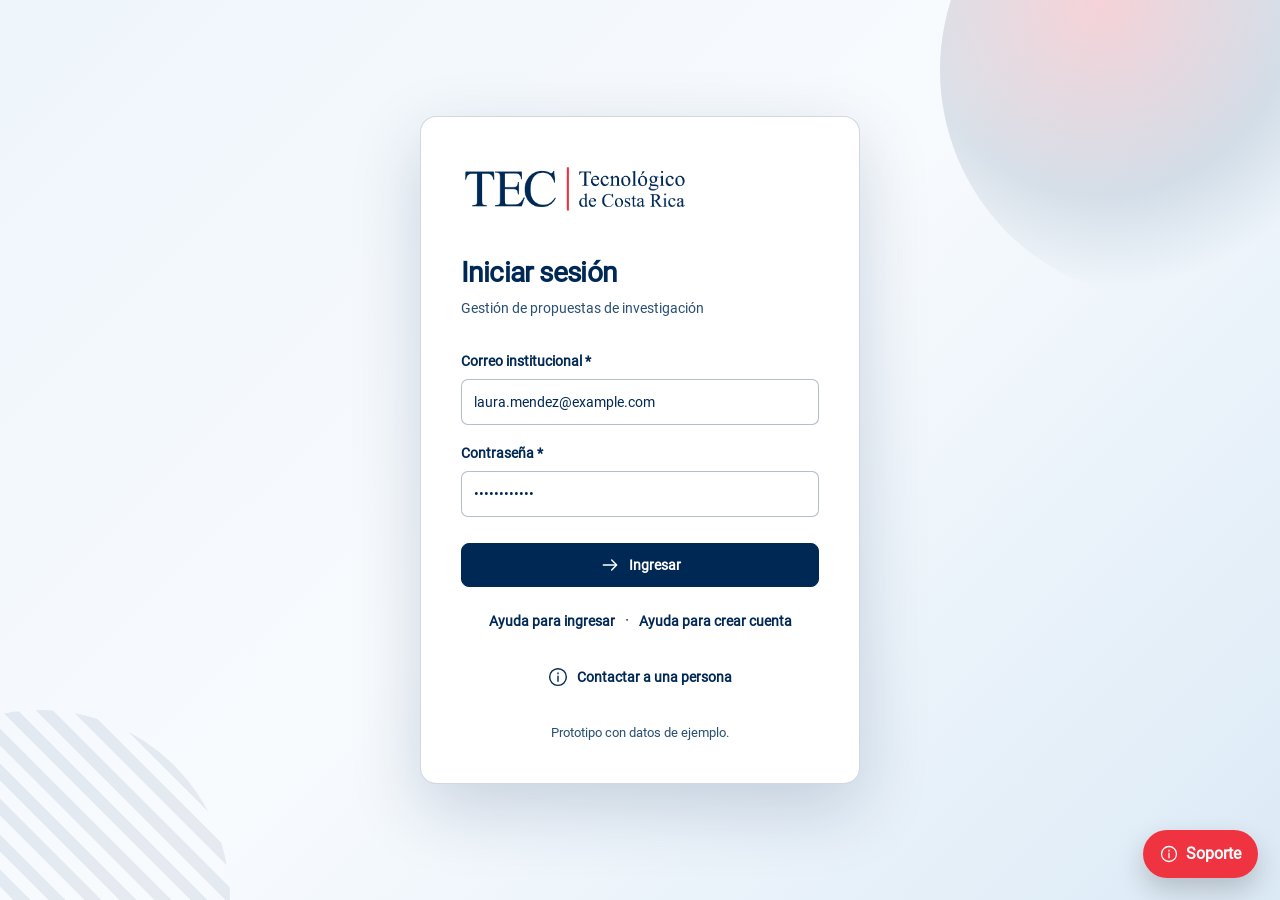
<file: frontend/html/example.html>
<!doctype html>
<html lang="es"><head><meta charset="utf-8"><meta name="viewport" content="width=device-width,initial-scale=1"><title>SGPI · VIE — Prototipo interactivo</title><style>@font-face{font-family:Roboto;src:url('[data-uri]') format('truetype');font-style:normal;font-weight:400;font-display:swap}
:root{--blue:#002855;--red:#ef3340;--white:#fff;--line:rgba(0,40,85,.18);--muted:rgba(0,40,85,.7);--soft:rgba(0,40,85,.045);--radius:10px;--shadow:0 18px 60px rgba(0,40,85,.18)}
*{box-sizing:border-box}body{margin:0;background:var(--white);color:var(--blue);font:16px/1.5 Roboto,Arial,sans-serif}button,input,select,textarea{font:inherit;color:inherit}button,a,input,select,textarea{outline-offset:4px}button:focus-visible,a:focus-visible,input:focus-visible,select:focus-visible,textarea:focus-visible{outline:3px solid var(--red)}button,a{touch-action:manipulation}button{cursor:pointer}button:disabled{cursor:not-allowed;opacity:.42}a{color:inherit}button svg{flex-shrink:0}.icon{width:20px;height:20px;fill:none;stroke:currentColor;stroke-width:1.7;stroke-linecap:round;stroke-linejoin:round}.app{display:grid;grid-template-columns:232px 1fr;min-height:100vh}.sidebar{background:var(--blue);color:white;padding:34px 20px 24px;display:flex;flex-direction:column;gap:30px;position:fixed;top:0;bottom:0;width:232px;z-index:10}.brand{display:flex;align-items:center;gap:11px}.brand-mark{width:40px;height:40px;background:white;color:var(--blue);display:grid;place-items:center;font-weight:700;font-size:22px;border-radius:8px;border-bottom:4px solid var(--red)}.brand-name{font-size:24px;font-weight:700;letter-spacing:.5px}.brand-sub{font-size:11px;opacity:.76;margin-top:-2px}.nav-title{font-size:10px;letter-spacing:1.8px;opacity:.6;margin:0 12px 10px}.nav-group{display:grid;gap:5px}.nav-item{display:flex;align-items:center;gap:12px;text-align:left;border:0;background:transparent;color:white;width:100%;padding:12px;border-radius:8px;min-height:46px;font-size:14px;line-height:20px}.nav-item.active{background:white;color:var(--blue);font-weight:700}.nav-item:hover:not(.active){background:rgba(255,255,255,.1)}.sidebar-foot{margin-top:auto;font-size:11px;padding:16px 12px 0;border-top:1px solid rgba(255,255,255,.24);opacity:.8}.main{grid-column:2;min-width:0}.topbar{height:80px;border-bottom:1px solid var(--line);padding:0 40px;display:flex;align-items:center;justify-content:space-between;gap:20px;background:white}.topbar-context{font-size:13px;display:flex;gap:12px;align-items:center}.sep{height:18px;border-left:1px solid var(--line)}.topbar-actions{display:flex;align-items:center;gap:20px}.icon-btn{display:grid;place-items:center;width:44px;height:44px;border:1px solid var(--line);border-radius:10px;background:white;position:relative}.notif-dot{position:absolute;right:9px;top:7px;width:6px;height:6px;border-radius:50%;background:var(--red)}.profile-btn{border:0;background:white;display:flex;align-items:center;gap:10px;text-align:left;line-height:18px;font-size:13px;min-height:44px}.avatar{display:grid;place-items:center;background:var(--soft);border:1px solid var(--line);border-radius:50%;width:38px;height:38px;font-size:12px;font-weight:700}.muted{color:var(--muted)}.small{font-size:13px}.micro{font-size:11px}.content{padding:30px 40px 28px;max-width:1600px;margin:auto}.breadcrumb{display:flex;align-items:center;gap:8px;font-size:12px;color:var(--muted);margin-bottom:22px}.breadcrumb button{border:0;background:transparent;padding:0;font-size:12px}.page-heading{display:flex;justify-content:space-between;gap:24px;align-items:flex-start;margin-bottom:28px}h1,h2,h3,p{margin:0}h1{font-size:32px;line-height:1.25;letter-spacing:-.6px}h2{font-size:21px;line-height:1.35;letter-spacing:-.2px}h3{font-size:16px;line-height:24px}.subtitle{font-size:14px;color:var(--muted);margin-top:9px;max-width:800px}.eyebrow{font-size:11px;font-weight:700;letter-spacing:1.4px;text-transform:uppercase;margin-bottom:10px}.action-row{display:flex;align-items:center;gap:12px;flex-wrap:wrap}.btn{min-height:44px;display:inline-flex;align-items:center;justify-content:center;gap:9px;border-radius:8px;padding:10px 18px;font-size:14px;font-weight:600;text-decoration:none;white-space:nowrap;border:1px solid var(--blue);background:var(--blue);color:white}.btn:hover{box-shadow:0 3px 0 rgba(0,40,85,.18);transform:translateY(-1px)}.btn.secondary{background:white;color:var(--blue);border-color:var(--line)}.btn.text{background:transparent;color:var(--blue);border-color:transparent;padding:10px 5px}.btn.danger{background:white;color:var(--blue);border-color:var(--red)}.btn.compact{padding:8px 12px;min-height:40px;font-size:13px}.badge{font-size:11px;font-weight:600;display:inline-flex;align-items:center;gap:6px;padding:5px 10px;border:1px solid var(--line);border-radius:20px;line-height:18px;white-space:nowrap;background:white}.badge.attention{border-color:var(--red)}.badge.solid{background:var(--blue);border-color:var(--blue);color:white}.badge .dot{width:5px;height:5px;border-radius:50%;background:currentColor}.card{border:1px solid var(--line);border-radius:12px;background:white;overflow:hidden}.card-pad{padding:24px}.section-head{display:flex;align-items:center;justify-content:space-between;gap:16px;margin-bottom:20px}.grid{display:grid;gap:20px}.grid.two{grid-template-columns:1fr 1fr}.grid.three{grid-template-columns:repeat(3,1fr)}.grid.four{grid-template-columns:repeat(4,1fr)}.stack{display:grid;gap:20px}.metric{padding:20px 24px;display:flex;flex-direction:column;gap:10px}.metric .value{font-size:32px;line-height:1.1;font-weight:700;letter-spacing:-1px}.metric .label{font-size:12px;color:var(--muted)}.metric .note{font-size:11px;display:flex;gap:6px;align-items:center}.metric .icon{width:18px;height:18px}.hero{background:var(--blue);color:white;padding:28px 32px;border-radius:12px;display:flex;justify-content:space-between;align-items:center;gap:24px;position:relative;overflow:hidden}.hero p{font-size:14px;opacity:.8;max-width:650px;margin-top:8px}.hero .btn{background:white;color:var(--blue);border-color:white}.hero:before{content:'';position:absolute;left:0;top:0;bottom:0;width:5px;background:var(--red)}.hero .eyebrow{opacity:.75}.mt{margin-top:24px}.mb{margin-bottom:24px}.two-col{display:grid;grid-template-columns:minmax(0,1fr) 310px;gap:24px}.project-name{font-weight:600;font-size:14px;display:block;line-height:21px}.project-code{font-size:11px;color:var(--muted);display:block;margin-bottom:5px}.table-wrap{width:100%;overflow-x:auto}table{width:100%;border-collapse:collapse;font-size:13px;text-align:left}th{font-size:10px;text-transform:uppercase;letter-spacing:.7px;font-weight:600;background:var(--soft);color:var(--muted);padding:13px 18px;white-space:nowrap}td{padding:17px 18px;border-top:1px solid var(--line);vertical-align:middle}tr:last-child td{border-bottom:0}td .btn{font-size:12px}tr.clickable{cursor:pointer}tr.clickable:hover{background:var(--soft)}.table-foot{padding:15px 20px;display:flex;justify-content:space-between;border-top:1px solid var(--line);font-size:12px;color:var(--muted)}.list-item{display:flex;gap:16px;align-items:flex-start;padding:18px 0;border-bottom:1px solid var(--line)}.list-item:last-child{border:0;padding-bottom:0}.list-item:first-child{padding-top:0}.list-item .list-icon{display:grid;place-items:center;min-width:38px;height:38px;background:var(--soft);border-radius:8px}.list-item p{font-size:13px;color:var(--muted);margin-top:5px}.list-item .grow{flex:1}.notice{display:flex;align-items:flex-start;gap:13px;border:1px solid var(--line);border-left:3px solid var(--blue);background:var(--soft);padding:16px 18px;border-radius:7px;font-size:13px}.notice.warning{border-left-color:var(--red);background:white}.notice .icon{flex-shrink:0}.notice strong{display:block;margin-bottom:3px;font-size:14px}.notice p{color:var(--muted)}.progress{height:5px;background:var(--soft);border-radius:4px;overflow:hidden}.progress span{display:block;height:100%;background:var(--blue);border-radius:4px}.form-layout{display:grid;grid-template-columns:204px minmax(0,1fr);gap:28px}.stepper{display:flex;flex-direction:column;gap:4px}.step{display:flex;align-items:center;gap:10px;font-size:12px;line-height:18px;min-height:43px;border:0;background:transparent;border-radius:7px;padding:8px 10px;text-align:left}.step span{display:grid;place-items:center;min-width:22px;height:22px;border:1px solid var(--line);border-radius:50%;font-size:10px}.step.active{background:var(--blue);color:white;font-weight:700}.step.active span{border-color:rgba(255,255,255,.4)}.step.done span{background:var(--soft)}.form-card{padding:26px 28px}.form-title{display:flex;justify-content:space-between;align-items:center;margin-bottom:24px}.form-title h2{font-size:20px}.field{display:flex;flex-direction:column;gap:7px;margin-bottom:18px;min-width:0}.field:last-child{margin-bottom:0}.field label{font-size:13px;font-weight:600}.field input,.field select,.field textarea{width:100%;min-height:46px;border:1px solid rgba(0,40,85,.3);border-radius:7px;background:white;padding:11px 12px;font-size:14px;line-height:22px}.field textarea{resize:vertical;min-height:100px}.field .help{font-size:11px;color:var(--muted);line-height:17px}.field.error input,.field.error textarea,.field.error select{border-color:var(--red);border-width:2px}.field .error-msg{font-size:12px;font-weight:500}.field-row{display:grid;grid-template-columns:1fr 1fr;gap:20px}.field-row.three{grid-template-columns:repeat(3,1fr)}.form-footer{display:flex;justify-content:space-between;align-items:center;margin-top:24px;padding-top:20px;border-top:1px solid var(--line);gap:16px}.saved{font-size:11px;color:var(--muted);display:flex;gap:6px;align-items:center}.tabs{display:flex;gap:22px;border-bottom:1px solid var(--line);margin-bottom:24px;overflow:auto}.tab{font-size:13px;min-height:44px;white-space:nowrap;border:0;background:transparent;padding:10px 0 12px;border-bottom:3px solid transparent}.tab.active{font-weight:700;border-bottom-color:var(--red)}.definition{display:grid;grid-template-columns:1fr 1fr;gap:20px 32px}.definition dt{font-size:11px;color:var(--muted);margin-bottom:5px}.definition dd{font-size:14px;margin:0;font-weight:500}.radio-card{position:relative;display:flex;gap:14px;border:1px solid var(--line);padding:20px;border-radius:9px;cursor:pointer}.radio-card:has(input:checked){border:2px solid var(--blue);padding:19px;background:var(--soft)}input[type=radio],input[type=checkbox]{accent-color:var(--blue);width:18px;height:18px;flex-shrink:0;cursor:pointer}.radio-card h3{margin-bottom:6px}.radio-card p{font-size:12px;color:var(--muted)}.checkline{display:flex;align-items:flex-start;gap:10px;font-size:13px;line-height:21px;margin:12px 0}.checkline input{margin-top:2px}.dropzone{border:1px dashed var(--blue);background:var(--soft);border-radius:10px;text-align:center;padding:28px}.dropzone .icon{width:30px;height:30px;margin-bottom:8px}.dropzone p{font-size:13px;margin:4px 0 16px}.doc-row{display:flex;align-items:center;gap:12px;padding:13px 0;border-bottom:1px solid var(--line)}.doc-row:last-child{border:0}.doc-icon{font-size:9px;font-weight:700;border:1px solid var(--line);border-radius:5px;padding:9px 5px}.doc-row strong{font-size:13px}.doc-row small{display:block;font-size:11px;color:var(--muted)}.doc-row .grow{flex:1}.timeline{display:grid;gap:0}.event{position:relative;padding:0 0 22px 28px;border-left:1px solid var(--line);margin-left:7px}.event:last-child{border-left:0;padding-bottom:0}.event:before{content:'';position:absolute;left:-5px;top:5px;width:9px;height:9px;border-radius:50%;background:white;border:2px solid var(--blue)}.event.current:before{background:var(--red);border-color:var(--red)}.event h3{font-size:13px}.event p{font-size:12px;color:var(--muted);margin-top:3px}.event small{font-size:10px;color:var(--muted)}.review-grid{display:grid;grid-template-columns:repeat(2,1fr);gap:10px}.review-row{display:flex;align-items:center;gap:10px;border:1px solid var(--line);border-radius:8px;padding:13px 14px;font-size:12px}.review-row .ok{font-weight:700}.review-row button{margin-left:auto;border:0;background:white;text-decoration:underline;font-size:11px}.score{font-size:46px;font-weight:700;line-height:1.2;letter-spacing:-2px}.score small{font-size:20px;font-weight:400;letter-spacing:0}.scorebar{height:8px;background:var(--soft);border-radius:4px;overflow:hidden}.scorebar span{display:block;background:var(--blue);height:100%}.pill-options{display:flex;gap:6px}.pill-options button{padding:6px 12px;border:1px solid var(--line);background:white;border-radius:6px;font-size:12px}.pill-options button.selected{color:white;background:var(--blue)}.empty{text-align:center;padding:55px 24px}.empty .icon{width:40px;height:40px;margin-bottom:18px}.empty p{max-width:440px;margin:10px auto 22px;font-size:14px;color:var(--muted)}.footer-note{display:flex;justify-content:space-between;gap:16px;color:var(--muted);font-size:10px;margin-top:28px;padding-top:16px;border-top:1px solid var(--line)}.footer-note button{border:0;background:white;color:var(--muted);font-size:10px;text-decoration:underline}.login{min-height:100vh;display:grid;grid-template-columns:49% 51%}.login-story{background:var(--blue);color:white;padding:52px 64px;display:flex;flex-direction:column;position:relative;overflow:hidden}.login-story h1{font-size:48px;line-height:1.15;letter-spacing:-1.4px;max-width:500px;margin:64px 0 24px}.login-story .intro{font-size:16px;line-height:26px;max-width:430px;opacity:.8}.login-story .paths{margin:46px 0;display:grid;gap:20px}.login-story .path{display:flex;align-items:center;gap:16px;font-size:14px}.login-story .path span{border:1px solid rgba(255,255,255,.35);border-radius:50%;width:30px;height:30px;display:grid;place-items:center;font-size:11px}.login-story .bottom{font-size:11px;opacity:.65;margin-top:auto}.login-story:after{content:'';position:absolute;right:-160px;bottom:60px;border:1px solid rgba(255,255,255,.16);width:400px;height:400px;border-radius:50%;pointer-events:none}.login-form{padding:70px;display:flex;flex-direction:column;justify-content:center}.login-form .inner{max-width:410px;width:100%;margin:auto}.login-form h2{font-size:28px;margin-bottom:10px}.login-form form{margin-top:32px}.login-form .btn{width:100%}.login-form .meta{font-size:11px;text-align:center;margin-top:24px;color:var(--muted)}.modal-backdrop{position:fixed;inset:0;background:rgba(0,40,85,.45);z-index:50;display:grid;place-items:center;padding:24px}.modal{background:white;border-radius:14px;box-shadow:var(--shadow);width:min(650px,100%);max-height:90vh;overflow:auto;padding:30px}.modal.wide{width:min(940px,100%)}.modal-head{display:flex;justify-content:space-between;align-items:flex-start;margin-bottom:24px;gap:20px}.modal-head h2{font-size:24px}.modal-head button{border:0;background:white;padding:0;width:32px;height:32px}.modal .actions{margin-top:26px;display:flex;justify-content:flex-end;gap:12px}.modal p{font-size:14px;color:var(--muted);margin-top:10px}.modal .notice p{font-size:13px;margin-top:0}.modal .role-option{display:flex;width:100%;text-align:left;gap:15px;align-items:center;padding:16px;border:1px solid var(--line);border-radius:8px;background:white;margin:10px 0}.modal .role-option:hover{border-color:var(--blue);background:var(--soft)}.role-option strong{display:block;font-size:14px}.role-option small{display:block;font-size:12px;color:var(--muted)}#toast{position:fixed;bottom:24px;right:24px;z-index:70;border:1px solid var(--line);box-shadow:var(--shadow);background:var(--blue);color:white;border-radius:9px;padding:14px 20px;font-size:14px;max-width:480px;display:none}.prototype-banner{display:flex;align-items:center;justify-content:space-between;gap:12px;padding:12px 18px;border:1px dashed var(--line);font-size:11px;border-radius:8px;margin-bottom:22px}.prototype-banner button{background:white;border:0;text-decoration:underline;font-size:11px}.accordion{border-bottom:1px solid var(--line);padding:16px 0}.accordion summary{cursor:pointer;min-height:28px;font-size:14px;font-weight:600}.accordion p{font-size:13px;color:var(--muted);margin:14px 0}.required-star{color:var(--blue)}.text-link{border:0;background:transparent;font-size:13px;padding:0;text-decoration:underline;cursor:pointer}.filters{display:flex;align-items:flex-end;gap:14px}.filters .field{flex:1;margin:0}.gantt{display:grid;grid-template-columns:210px repeat(8,1fr);gap:5px;font-size:11px;align-items:center}.gantt div{padding:8px 4px}.gantt .bar{background:var(--blue);height:12px;padding:0;border-radius:3px}.role-grid{display:grid;grid-template-columns:1fr 1fr;gap:12px}.role-card{padding:20px;border:1px solid var(--line);border-radius:10px}.role-card .btn{margin-top:14px}.result-count{font-size:13px;color:var(--muted)}.stat-strip{display:flex;gap:32px;border-top:1px solid var(--line);padding-top:20px;margin-top:20px}.stat-strip strong{font-size:20px;display:block}.stat-strip span{font-size:11px;color:var(--muted)}
@media(min-width:1600px){.content{padding:38px 56px}.topbar{padding:0 56px}}
@media(max-width:1100px){.app{grid-template-columns:190px 1fr}.sidebar{width:190px;padding:25px 14px}.content{padding:24px}.topbar{padding:0 24px}.two-col{grid-template-columns:1fr}.form-layout{grid-template-columns:175px 1fr;gap:18px}.grid.four{grid-template-columns:repeat(2,1fr)}.login-story{padding:40px}.login-form{padding:40px}.login-story h1{font-size:40px}.topbar-context{font-size:11px}.form-card{padding:22px}}
@media(max-width:750px){.app{display:block}.sidebar{position:static;width:100%;padding:15px 20px;gap:15px}.sidebar .brand-sub,.sidebar .nav-title,.sidebar-foot{display:none}.sidebar nav{display:flex;overflow:auto;gap:8px}.nav-group{display:flex;gap:8px}.nav-item{width:auto;white-space:nowrap;padding:8px 10px;font-size:12px}.sidebar>.nav-group{display:none}.nav-item .icon{display:none}.sidebar .brand{gap:8px}.brand-name{font-size:20px}.brand-mark{width:30px;height:30px;font-size:18px}.topbar{height:65px;padding:0 20px}.topbar-context .sep,.topbar-context>span:last-child{display:none}.content{padding:24px 20px}.page-heading{display:block}.page-heading>.action-row{margin-top:18px}h1{font-size:28px}.grid.two,.grid.three,.grid.four,.field-row,.field-row.three,.definition,.role-grid{grid-template-columns:1fr}.form-layout{display:block}.stepper{display:flex;flex-direction:row;overflow:auto;margin-bottom:20px}.step{white-space:nowrap}.hero{display:block;padding:24px}.hero>.btn{margin-top:20px}.filters{flex-wrap:wrap}.filters .field{min-width:45%}.form-card{padding:20px}.review-grid{grid-template-columns:1fr}.login{display:block}.login-story{padding:28px}.login-story h1{font-size:32px;margin:30px 0 15px}.login-story .paths,.login-story .bottom{display:none}.login-form{padding:35px 24px}.profile-btn .profile-text{display:none}.topbar-actions{gap:10px}.footer-note{display:block}.modal{padding:24px}.form-footer{flex-wrap:wrap}.stat-strip{gap:20px}.hero p{max-width:100%}}
.two-col{align-items:start}.stack{align-content:start}.form-card>details:last-of-type{margin-bottom:8px}.score,.metric .value{font-variant-numeric:tabular-nums}.sidebar .nav-title{color:white;opacity:.72}
.btn.compact{min-height:44px}.step{min-height:44px}.modal-head button{width:44px;height:44px;flex-shrink:0}select{min-height:44px}

/* Simplified VIE interface */
.sidebar{gap:34px}.brand-sub,.sidebar-foot{display:none}.topbar{height:72px}.topbar-context{font-size:18px;letter-spacing:.4px}.content{padding-top:36px}.micro,.project-code,.saved,.definition dt,.field .help,.doc-row small{font-size:12px}.small,.metric .label,.field label{font-size:14px}th{font-size:12px;text-transform:none;letter-spacing:0}.nav-title{font-size:12px;letter-spacing:.5px}.step{font-size:13px}.badge{font-size:12px}.hero{background:var(--soft);border:1px solid var(--line);color:var(--blue);padding:26px 28px}.hero:before{display:none}.hero .btn{background:var(--blue);color:white}.hero p{opacity:1;color:var(--muted)}.metric{gap:8px;padding:22px 24px}.login-simple{min-height:100vh;display:grid;place-items:center;background:var(--soft);padding:32px}.login-panel{width:100%;max-width:440px;background:white;border:1px solid var(--line);border-radius:16px;padding:40px}.login-panel .brand{margin-bottom:40px}.login-panel .brand-mark{background:var(--blue);color:white;border-bottom:0}.login-vie{font-weight:400;font-size:18px;color:var(--muted)}.login-panel h1{font-size:28px;margin-bottom:8px}.login-panel>p{font-size:14px}.login-panel form{margin-top:32px}.login-panel form>.btn{width:100%;margin-top:8px}.login-help{text-align:center;margin-top:12px}.login-demo{color:var(--muted);font-size:12px!important;text-align:center;margin-top:24px}@media(max-width:600px){.login-panel{padding:28px}.login-simple{padding:20px}.topbar-context{font-size:16px}.content{padding-top:24px}.hero>.btn{margin-top:20px}}
</style></head><body><div id="app"></div><div id="modal-root"></div><div id="toast" role="status" aria-live="polite"></div><script>window.SGPI_CONTENT = {"screens": [{"id": "01", "title": "Acceso al SGPI", "description": "Tus propuestas, desde la idea hasta la resolución.", "module": "Acceso"}, {"id": "02", "title": "Hola, Laura", "description": "Retoma tu propuesta y revisa los próximos pasos.", "module": "Inicio"}, {"id": "03", "title": "Notificaciones", "description": "Novedades y acciones pendientes de tus expedientes.", "module": "Inicio"}, {"id": "04", "title": "Convocatorias", "description": "Consulta modalidades, requisitos y fechas de presentación.", "module": "Formulación"}, {"id": "05", "title": "Fondos VIE 2027", "description": "Revisa las disposiciones y los instrumentos antes de preparar tu propuesta.", "module": "Formulación"}, {"id": "06", "title": "Mis propuestas", "description": "Gestiona tus borradores y consulta el avance de tus proyectos.", "module": "Formulación"}, {"id": "07", "title": "Nueva propuesta", "description": "Elige la modalidad para preparar los instrumentos correspondientes.", "module": "Formulación"}, {"id": "08", "title": "Datos generales", "description": "Define la información que identificará tu propuesta.", "module": "Formulación", "fields": [{"label": "Título de la propuesta", "value": "Agua Inteligente: monitoreo de cuencas", "kind": "text", "required": true}, {"label": "Modalidad", "value": "Desarrollo tecnológico", "kind": "readonly", "required": true}, {"label": "Instancia coordinadora", "value": "Escuela de Ingeniería Ambiental", "kind": "select", "required": true}, {"label": "Línea de investigación", "value": "Gestión integrada del recurso hídrico", "kind": "select", "required": true}, {"label": "Fecha de inicio", "value": "01/01/2027", "kind": "date", "required": true}, {"label": "Fecha de finalización", "value": "31/12/2028", "kind": "date", "required": true}, {"label": "Resumen", "value": "Desarrollo y validación de un sistema de monitoreo que integra mediciones de calidad del agua para apoyar decisiones en dos microcuencas piloto.", "kind": "textarea", "required": true}, {"label": "Palabras clave", "value": "Calidad del agua; monitoreo; cuencas; sensores", "kind": "tags", "required": true}]}, {"id": "09", "title": "Equipo investigador", "description": "Registra responsabilidades, dedicación y participación estudiantil.", "module": "Formulación"}, {"id": "10", "title": "Descripción y fundamentación", "description": "Explica el problema y el aporte esperado de la propuesta.", "module": "Formulación", "fields": [{"label": "Problema de investigación", "value": "La información sobre calidad del agua en las microcuencas piloto se obtiene mediante mediciones aisladas. Esta discontinuidad limita la identificación oportuna de variaciones y dificulta comparar condiciones entre sitios.", "kind": "textarea", "required": true}, {"label": "Justificación", "value": "Un sistema de monitoreo continuo y validado permitirá reconocer variaciones en la calidad del agua y brindar evidencia útil a las personas responsables de su gestión.", "kind": "textarea", "required": true}, {"label": "Antecedentes", "value": "El equipo dispone de una prueba de concepto en laboratorio. La propuesta integra medición, registro y visualización para avanzar hacia su validación en condiciones relevantes.", "kind": "textarea", "required": true}, {"label": "Referencias", "value": "Las referencias documentales del caso se incorporan en el anexo de fundamentación.", "kind": "textarea", "required": true}]}, {"id": "11", "title": "Objetivos", "description": "Relaciona cada objetivo específico con actividades y productos verificables.", "module": "Formulación", "fields": [{"label": "Objetivo general", "value": "Desarrollar y validar un sistema de monitoreo de calidad del agua que apoye la toma de decisiones en dos microcuencas piloto.", "kind": "textarea", "required": true}], "rows": [{"code": "OE1", "text": "Definir los requerimientos de medición y gestión de datos en las microcuencas piloto."}, {"code": "OE2", "text": "Integrar y validar un prototipo de monitoreo en condiciones de laboratorio y campo."}, {"code": "OE3", "text": "Evaluar la calidad de las mediciones y documentar las condiciones de uso del sistema."}]}, {"id": "12", "title": "Metodología", "description": "Describe cómo alcanzarás los objetivos y validarás los resultados.", "module": "Formulación", "fields": [{"label": "Diseño metodológico", "value": "Desarrollo experimental en tres fases: definición de requerimientos, integración del prototipo y validación comparativa en campo.", "kind": "textarea", "required": true}, {"label": "Procedimiento", "value": "Se definirán puntos de medición en dos microcuencas; se calibrarán los instrumentos; se compararán registros del prototipo con mediciones de referencia; y se documentarán desempeño y limitaciones.", "kind": "textarea", "required": true}, {"label": "Análisis de resultados", "value": "Se evaluarán integridad de registros, concordancia de las mediciones y disponibilidad del sistema durante el período piloto.", "kind": "textarea", "required": true}, {"label": "Resultados y productos", "value": "Prototipo validado; conjunto de datos documentado; informe de desempeño; manual de uso y mantenimiento.", "kind": "textarea", "required": true}]}, {"id": "13", "title": "Plan de acción", "description": "Organiza actividades, productos, responsables y fechas.", "module": "Formulación"}, {"id": "14", "title": "Gestión de riesgos", "description": "Anticipa eventos que puedan afectar las actividades y define su tratamiento.", "module": "Formulación"}, {"id": "15", "title": "Presupuesto", "description": "Distribuye los recursos por año y justifica cada gasto.", "module": "Formulación"}, {"id": "16", "title": "Información complementaria", "description": "Completa la madurez tecnológica, el potencial de PI y los aspectos éticos.", "module": "Formulación"}, {"id": "17", "title": "Documentos y anexos", "description": "Reúne los documentos de esta etapa y conserva su versión.", "module": "Formulación"}, {"id": "18", "title": "Revisión de propuesta", "description": "Verifica la información antes de enviar a revisión y evaluación.", "module": "Formulación"}, {"id": "19", "title": "Propuesta enviada a revisión", "description": "La versión 1.0 quedó registrada para revisión del Centro de Vinculación.", "module": "Formulación"}, {"id": "20", "title": "Seguimiento de propuesta", "description": "Consulta el estado, la persona responsable y la próxima acción.", "module": "Formulación"}, {"id": "21", "title": "Bandeja de trabajo", "description": "Expedientes asignados a tu rol y pendientes de atención.", "module": "Evaluación"}, {"id": "22", "title": "Expediente de propuesta", "description": "Información, evidencias y decisiones reunidas en un solo lugar.", "module": "Expediente"}, {"id": "23", "title": "Revisión de Vinculación", "description": "Registra el análisis de innovación y potencial de propiedad intelectual.", "module": "Evaluación"}, {"id": "24", "title": "Evaluación del Comité Técnico", "description": "Aplica la rúbrica vigente y fundamenta la evaluación de esta versión.", "module": "Evaluación"}, {"id": "25", "title": "Aval del Consejo de Escuela", "description": "Registra el acuerdo de la instancia coordinadora y su evidencia.", "module": "Evaluación"}, {"id": "26", "title": "Dictamen de Dirección de Investigación", "description": "Verifica el expediente sometido y registra el dictamen institucional.", "module": "Evaluación"}, {"id": "27", "title": "Resolución del CIE", "description": "Registra la decisión y vincúlala con la versión evaluada.", "module": "Evaluación"}, {"id": "28", "title": "Historial del expediente", "description": "Cada actuación conserva fecha, responsable, versión y documento asociado.", "module": "Expediente"}, {"id": "29", "title": "Consulta histórica", "description": "Localiza expedientes resueltos y cerrados con filtros institucionales.", "module": "Consulta histórica"}, {"id": "30", "title": "Resultados de consulta", "description": "1 expediente coincide con los filtros seleccionados.", "module": "Consulta histórica"}, {"id": "31", "title": "Administración de convocatorias", "description": "Gestiona fechas, modalidades e instrumentos de cada convocatoria.", "module": "Administración de soporte"}, {"id": "32", "title": "Rúbricas y catálogos", "description": "Mantén instrumentos y clasificaciones para nuevas propuestas.", "module": "Administración de soporte"}, {"id": "33", "title": "Perfil y rol activo", "description": "Consulta tu cuenta y las opciones disponibles según el rol.", "module": "Cuenta"}]};</script><script>'use strict';
const $=(s,r=document)=>r.querySelector(s), $$=(s,r=document)=>[...r.querySelectorAll(s)];
const esc=s=>String(s??'').replace(/[&<>"']/g,c=>({'&':'&amp;','<':'&lt;','>':'&gt;','"':'&quot;',"'":'&#39;'}[c]));
const money=n=>'₡'+Number(n).toLocaleString('es-CR',{maximumFractionDigits:0});
const paths={home:'M3 10 12 3l9 7v10a1 1 0 0 1-1 1h-5v-7H9v7H4a1 1 0 0 1-1-1Z',folder:'M3 6h6l2 2h10v11a2 2 0 0 1-2 2H5a2 2 0 0 1-2-2V6Z',calendar:'M4 5h16v16H4ZM8 3v4m8-4v4M4 10h16',inbox:'M4 4h16v16H4Zm0 10h5l2 3h2l2-3h5',search:'M21 21l-5-5M18 10a8 8 0 1 1-16 0 8 8 0 0 1 16 0',settings:'M12 8a4 4 0 1 0 0 8 4 4 0 0 0 0-8M12 2v3m0 14v3M2 12h3m14 0h3M5 5l2 2m10 10 2 2M5 19l2-2M17 7l2-2',bell:'M18 8a6 6 0 0 0-12 0v6l-2 3h16l-2-3Zm-8 12h4',user:'M12 3a4 4 0 1 0 0 8 4 4 0 0 0 0-8M4 21v-2a8 8 0 0 1 16 0v2',arrow:'M4 12h16m-6-6 6 6-6 6',back:'M20 12H4m6-6-6 6 6 6',chevron:'m9 5 7 7-7 7',down:'m6 9 6 6 6-6',plus:'M12 5v14M5 12h14',check:'m5 12 4 4L19 6',clock:'M12 8v5l3 2M22 12a10 10 0 1 1-20 0 10 10 0 0 1 20 0',file:'M5 2h9l5 5v15H5Zm9 0v6h5M8 12h8m-8 4h8',upload:'M12 16V3m-5 5 5-5 5 5M3 15v6h18v-6',info:'M12 11v6m0-10v1M22 12a10 10 0 1 1-20 0 10 10 0 0 1 20 0',alert:'M12 3 2 21h20Zm0 6v5m0 3v1',close:'m6 6 12 12M6 18 18 6',logout:'M9 3H3v18h6m5-15 6 6-6 6m-7-6h13',download:'M12 3v13m-5-5 5 5 5-5M3 17v4h18v-4',edit:'m15 3 6 6-12 12H3v-6Zm-10 10 6 6',shield:'M12 2 3 6v6c0 5 9 10 9 10s9-5 9-10V6Zm-5 10 3 3 7-7'};
const icon=(name)=>`<svg class="icon" aria-hidden="true" viewBox="0 0 24 24"><path d="${paths[name]||paths.file}"/></svg>`;
const roles={investigador:{label:'Investigador proponente',name:'Laura Méndez',initials:'LM',screen:'02'},vinculacion:{label:'Centro de Vinculación',name:'Mariana Solís',initials:'MS',screen:'23'},comite:{label:'Comité Técnico',name:'Gabriel Sánchez',initials:'GS',screen:'24'},consejo:{label:'Consejo de Escuela',name:'Patricia Vargas',initials:'PV',screen:'25'},direccion:{label:'Dirección de Investigación',name:'Elena Chacón',initials:'EC',screen:'26'},cie:{label:'CIE',name:'Ricardo Mora',initials:'RM',screen:'27'}};
const defaultState={role:'investigador',stage:'En formulación',read:false,mode:'Desarrollo tecnológico',theme:'light',largeText:false,roleOrder:['investigador','vinculacion','comite','consejo','direccion','cie'],saved:{},attachments:4,teamAdded:false,reviewed:false,budget:[{name:'Equipo de laboratorio',code:'5-01-06-01',a:1400000,b:0,detail:'Sensores y equipo de calibración; compra en primer semestre de 2027.'},{name:'Materiales y suministros',code:'2-03-04-01',a:1000000,b:1600000,detail:'Componentes eléctricos y consumibles para integración y campo.'},{name:'Servicios de laboratorio',code:'1-04-01-01',a:1440000,b:2040000,detail:'Análisis de referencia y verificación de mediciones.'},{name:'Beca estudiante asistente especial',code:'6-02-02-08',a:960000,b:960000,detail:'400 horas/año × ₡2.400. Planificación: 10 h/semana durante 40 semanas, hasta 10 meses.'}],scores:{},notRecommended:false,search:'',historyStatus:'Todos',resolution:'Aprobada'};
let state=structuredClone(defaultState);try{state={...state,...JSON.parse(localStorage.getItem('sgpi-demo')||'{}')}}catch{}
let current='01',modalName=null,previousFocus=null,activeFilter='Todas',dossierTab='Resumen',userMenuOpen=false;
const save=()=>localStorage.setItem('sgpi-demo',JSON.stringify(state));
const screen=id=>SGPI_CONTENT.screens.find(s=>s.id===id);
const totalA=()=>state.budget.reduce((a,r)=>a+Number(r.a),0),totalB=()=>state.budget.reduce((a,r)=>a+Number(r.b),0);
const budgetValid=()=>totalA()<=5000000&&totalB()<=5000000&&state.budget[0].b===0&&state.budget[3].a>=960000&&state.budget[3].b>=960000;
const optionHelp={Inicio:'Resumen y tareas pendientes.','Mis propuestas':'Consulta o continúa tus propuestas.','Bandeja de trabajo':'Expedientes asignados a tu rol.',Convocatorias:'Fechas, requisitos e instrumentos vigentes.','Consulta histórica':'Busca expedientes y su trazabilidad.','Mi perfil':'Cuenta, rol activo y preferencias.','Cerrar sesión':'Finaliza el recorrido de demostración.','Nueva propuesta':'Crea un borrador para la convocatoria vigente.','Abrir expediente':'Consulta información, documentos y decisiones.','Guardar borrador':'Conserva los cambios en este navegador.','Guardar y continuar':'Valida la sección y avanza al siguiente paso.'};
const tooltipAttrs=label=>optionHelp[label]?`class="has-tooltip" data-tooltip="${esc(optionHelp[label])}" title="${esc(optionHelp[label])}"`:'';
const btn=(label,target,style='',ic='',attrs='')=>`<button class="btn ${style} ${optionHelp[label]?'has-tooltip':''}" ${target?`data-go="${target}"`:''} ${optionHelp[label]?`data-tooltip="${esc(optionHelp[label])}" title="${esc(optionHelp[label])}"`:''} ${attrs}>${ic?icon(ic):''}${esc(label)}</button>`;
const act=(label,action,style='',ic='',attrs='')=>btn(label,null,style,ic,`data-action="${action}" ${attrs}`);
const badge=(text,type='')=>`<span class="badge ${type}"><span class="dot"></span>${esc(text)}</span>`;
const notice=(title,body,type='')=>`<div class="notice ${type}">${icon(type==='warning'?'alert':'info')}<div><strong>${esc(title)}</strong><p>${esc(body)}</p></div></div>`;
const card=(title,body,action='')=>`<section class="card card-pad">${title?`<div class="section-head"><h2>${title}</h2>${action}</div>`:''}${body}</section>`;
const table=(heads,rows,footer='')=>`<div class="table-wrap"><table><thead><tr>${heads.map(h=>`<th>${h}</th>`).join('')}</tr></thead><tbody>${rows.map(r=>`<tr>${r.map(c=>`<td>${c}</td>`).join('')}</tr>`).join('')}</tbody></table></div>${footer?`<div class="table-foot">${footer}</div>`:''}`;
const definition=items=>`<dl class="definition">${items.map(([a,b])=>`<div><dt>${esc(a)}</dt><dd>${b}</dd></div>`).join('')}</dl>`;
const tabs=(items,selected,attr='data-tab')=>`<div class="tabs">${items.map(t=>`<button class="tab ${t===selected?'active':''}" ${attr}="${esc(t)}">${esc(t)}</button>`).join('')}</div>`;
function field(label,value='',kind='text',help='',required=false,key=''){
 const k=key||`${current}:${label}`,val=state.saved[k]??value,id='f-'+k.replace(/[^\w]/g,'-'),req=required?'required':'',attr=`id="${id}" data-field="${esc(k)}" ${req}`;
 let control;if(kind==='textarea')control=`<textarea ${attr} rows="3">${esc(val)}</textarea>`;else if(kind==='select'){const opts=Array.isArray(value)?value:[value];control=`<select ${attr}>${opts.map(v=>`<option ${v===val?'selected':''}>${esc(v)}</option>`).join('')}</select>`;}else if(kind==='checkbox')return `<label class="checkline"><input type="checkbox" ${attr} ${val===true?'checked':''}>${esc(label)}</label>`;else if(kind==='file')control=`<div class="doc-row"><span class="doc-icon">PDF</span><div class="grow"><strong>${esc(val)}</strong></div>${act('Adjuntar','upload','secondary compact','upload')}</div>`;else control=`<input ${attr} type="${['email','number','password','date','search'].includes(kind)?kind:'text'}" value="${esc(val)}" ${kind==='readonly'?'readonly':''}>`;
 return `<div class="field"><label for="${id}">${esc(label)}${required?' <span class="required-star">*</span>':''}</label>${control}${help?`<span class="help">${esc(help)}</span>`:''}<span class="error-msg" hidden>Completa este campo para continuar.</span></div>`;
}
function fieldsFor(id){return (screen(id).fields||[]).map(f=>field(f.label,f.value,f.kind==='date'?'text':f.kind==='radio'?'select':f.kind==='tags'?'text':f.kind,f.help||'',f.required)).join('');}
function doc(name,meta='Versión 1.0',action='preview'){return `<div class="doc-row"><span class="doc-icon">${/xlsx/i.test(name)?'XLSX':'PDF'}</span><div class="grow"><strong>${esc(name)}</strong><small>${esc(meta)}</small></div>${act('Ver',action,'text compact','file',`data-doc="${esc(name)}"`)}</div>`;}
const proposals=[{code:'SI-2027-014',title:'Agua Inteligente: monitoreo de cuencas',type:'Desarrollo tecnológico',period:'2027–2028',status:'En formulación',amount:9400000},{code:'SI-2027-019',title:'Biofiltros para el reúso de agua',type:'Investigación aplicada',period:'2027–2028',status:'En formulación',amount:6800000},{code:'SI-2026-021',title:'Vulnerabilidad hídrica en microcuencas',type:'Investigación aplicada',period:'2026–2027',status:'En ejecución',amount:7400000},{code:'SI-2024-008',title:'Indicadores de calidad del agua rural',type:'Investigación básica',period:'2024–2025',status:'Cerrada',amount:6100000}];
function projectRows(list=proposals){return list.map((p,i)=>[`<span class="project-code">${p.code}</span><span class="project-name">${p.title}</span><span class="small muted">${p.type}</span>`,p.period,badge(p.code==='SI-2027-014'?state.stage:p.status),money(p.amount),btn(p.code==='SI-2027-014'&&state.stage==='En formulación'&&current==='06'?'Continuar':'Ver expediente',p.code==='SI-2027-014'&&state.stage==='En formulación'&&current==='06'?'08':'22','text compact','arrow',`data-proposal="${p.code}"`)]);}
function navItem(label,id,ic,active){return `<button class="nav-item ${active?'active':''} ${optionHelp[label]?'has-tooltip':''}" data-go="${id}" ${optionHelp[label]?`data-tooltip="${esc(optionHelp[label])}" title="${esc(optionHelp[label])}"`:''}>${icon(ic)}${label}</button>`;}
function shell(body,title,description='',headingActions=''){
 const r=roles[state.role],research=state.role==='investigador',admin=state.role==='direccion',historical=admin||state.role==='cie';
 const module=(screen(current)||{}).module||'Expediente';
 return `<div class="app"><aside class="sidebar"><div class="brand"><div class="brand-mark">S</div><div><div class="brand-name">SGPI</div><span class="tec-wordmark">Tecnológico de Costa Rica</span></div></div><nav aria-label="Navegación principal"><div class="nav-group">${navItem('Inicio','02','home',current==='02')}${research?navItem('Mis propuestas','06','folder',+current>=6&&+current<=20):navItem('Bandeja de trabajo','21','inbox',+current>=21&&+current<=27)}${research?navItem('Convocatorias','04','calendar',current==='04'||current==='05'):''}${historical?navItem('Consulta histórica','29','search',current==='29'||current==='30'):''}</div>${admin?`<div class="nav-title" style="margin-top:28px">SUPERADMINISTRACIÓN</div><div class="nav-group">${navItem('Convocatorias','31','calendar',current==='31')}${navItem('Rúbricas y catálogos','32','settings',current==='32')}</div>`:''}</nav><div class="nav-group" style="margin-top:auto">${navItem('Mi perfil','33','user',current==='33')}<button class="nav-item has-tooltip" data-action="contact" data-tooltip="Persona de contacto y canales de apoyo." title="Persona de contacto y canales de apoyo.">${icon('info')}Contacto y soporte</button>${navItem('Cerrar sesión','01','logout',false)}</div></aside><div class="main"><header class="topbar"><div class="topbar-context"><strong>VIE</strong></div><div class="topbar-actions"><button class="icon-btn" data-go="03" aria-label="Notificaciones">${icon('bell')}${!state.read?'<span class="notif-dot"></span>':''}</button><button class="profile-btn" data-action="user-menu" aria-expanded="${userMenuOpen}" aria-haspopup="menu"><span class="avatar">${r.initials}</span><span class="profile-text"><strong>${r.name}</strong><br><span class="micro muted">${r.label}</span></span>${icon('down')}</button>${userMenuOpen?`<div class="user-menu" role="menu"><div class="user-menu-head"><strong>${r.name}</strong><div class="micro muted">${r.label}</div></div><button role="menuitem" data-go="33">${icon('user')}Mi perfil</button><button role="menuitem" data-action="settings">${icon('settings')}Ajustes y accesibilidad</button><button role="menuitem" data-action="contact">${icon('info')}Contactar soporte</button><button role="menuitem" class="danger" data-action="logout">${icon('logout')}Cerrar sesión</button></div>`:''}</div></header><main class="content"><div class="page-heading"><div><h1>${esc(title)}</h1>${description?`<p class="subtitle">${esc(description)}</p>`:''}</div>${headingActions?`<div class="action-row">${headingActions}</div>`:''}</div>${body}</main></div><button class="support-fab" data-action="contact" aria-label="Contactar soporte">${icon('info')}<span>Soporte</span></button></div>`;
}
const steps=[['08','Datos generales'],['09','Equipo investigador'],['10','Fundamentación'],['11','Objetivos'],['12','Metodología'],['13','Plan de acción'],['14','Gestión de riesgos'],['15','Presupuesto'],['16','Información complementaria'],['17','Documentos'],['18','Revisión y envío']];
function formShell(inner,id=current){const idx=steps.findIndex(s=>s[0]===id);return `<div class="form-layout"><aside><div class="small" style="margin:0 10px 10px"><strong>Tu propuesta</strong><p class="micro muted" style="margin-top:4px">Paso ${idx+1} de 11</p></div><div class="progress" style="margin:0 10px 18px"><span style="width:${(idx+1)/11*100}%"></span></div><nav class="stepper" aria-label="Secciones del formulario">${steps.map(([n,l],i)=>`<button class="step ${i===idx?'active':i<idx?'done':''}" data-go="${n}"><span>${i<idx?'✓':i+1}</span>${l}</button>`).join('')}</nav><p class="micro muted" style="margin:20px 10px">Puedes guardar y continuar después.<br>Los campos con * son obligatorios.</p></aside><div><form id="proposal-form" class="card form-card" novalidate><div class="form-title"><h2>${esc(screen(id).title)}</h2>${badge('Borrador')}</div>${inner}<div class="form-footer"><div>${idx>0?btn('Anterior',steps[idx-1][0],'text','back'):btn('Mis propuestas','06','text','back')}</div><div class="action-row">${act('Guardar borrador','save','secondary')}${idx<10?act('Guardar y continuar','next','','arrow',`data-next="${steps[idx+1][0]}"`):act('Enviar a evaluación','send','','arrow')}</div></div></form><div class="saved" style="margin-top:12px">${icon('check')}Cambios guardados</div></div></div>`;}
function login(){return `<main class="login-simple"><div class="login-panel"><div class="brand"><div class="brand-mark">S</div><div><div class="brand-name">SGPI <span class="login-vie">/ VIE</span></div><span class="tec-wordmark">Tecnológico de Costa Rica</span></div></div><h1>Iniciar sesión</h1><p class="muted">Gestión de propuestas de investigación</p><form id="login-form" novalidate>${field('Correo institucional','laura.mendez@example.com','email','',true,'login:email')}${field('Contraseña','demostracion','password','',true,'login:password')}${act('Ingresar','login','','arrow')}<div class="login-help">${act('Ayuda para ingresar','login-help','text')} · ${act('Ayuda para crear cuenta','account-help','text')}</div></form><div class="login-help">${act('Contactar a una persona','contact','text','info')}</div><p class="login-demo">Prototipo con datos de ejemplo.</p></div><button class="support-fab" data-action="contact" aria-label="Contactar soporte">${icon('info')}<span>Soporte</span></button></main>`;}
function dashboard(){if(state.role!=='investigador')return shell(`<div class="hero"><div><h2>Una propuesta espera tu revisión</h2><p>Consulta el expediente completo antes de registrar la decisión de ${roles[state.role].label}.</p></div>${btn('Abrir bandeja','21','','arrow')}</div><div class="grid three mt">${[['Pendientes','1'],['En revisión','0'],['Resueltos','3']].map(([a,b])=>`<div class="card metric"><span class="label">${a}</span><span class="value">${b}</span></div>`).join('')}</div><div class="mt card">${table(['Expediente','Etapa','Prioridad',''],[[`<span class="project-code">SI-2027-014</span><strong>Agua Inteligente: monitoreo de cuencas</strong>`,roles[state.role].label,badge('Dentro del plazo'),btn('Revisar',roles[state.role].screen,'text','arrow')]])}</div>`, `Hola, ${roles[state.role].name.split(' ')[0]}`,'','');
return shell(`<div class="hero"><div><h2>Agua Inteligente: monitoreo de cuencas</h2><p>Completa el presupuesto y los documentos para enviar a revisión.</p></div>${btn('Continuar propuesta','15','','arrow')}</div><div class="grid four mt">${[['Mis propuestas','4','folder'],['En formulación','2','edit'],['En ejecución','1','clock'],['Cerradas','1','check']].map(([a,b,c])=>`<div class="card metric"><span class="label">${a}</span><span class="value">${b}</span></div>`).join('')}</div><div class="two-col mt"><section class="card"><div class="card-pad section-head" style="margin-bottom:0"><h2>Mis propuestas recientes</h2>${btn('Ver todas','06','text compact')}</div>${table(['Propuesta','Estado',''],proposals.slice(0,3).map((p,i)=>[`<span class="project-code">${p.code}</span><span class="project-name">${p.title}</span>`,badge(i===0?state.stage:p.status),btn('Abrir',i===0?'08':'22','text compact','arrow',`data-proposal="${p.code}"`)]))}</section><div class="stack">${card('Próximo vencimiento',`<div class="eyebrow">FONDOS VIE 2027</div><div style="font-size:32px;font-weight:700">28 <span style="font-size:18px;font-weight:400">sep 2026</span></div><p class="small muted" style="margin:8px 0 18px">Sometimiento formal ante VIE. Requiere evaluación y avales previos.</p>${btn('Consultar convocatoria','05','text','arrow')}`)}</div></div>`, 'Hola, Laura','',btn('Nueva propuesta','07','','plus'));}
function notifications(){let items=[['Tu borrador está guardado','SI-2027-014 · Continúa con presupuesto y documentos.','21 ago 2026 · 10:42','15'],['Fondos VIE 2027: fecha de sometimiento','Recuerda que necesitas evaluación técnica y aval antes del 28 de septiembre.','20 ago 2026 · 08:00','05'],['Informe de seguimiento disponible','SI-2026-021 · Vulnerabilidad hídrica en microcuencas.','19 ago 2026 · 14:20','22']];if(activeFilter==='Sin leer'&&state.read)items=[];return shell(`${tabs(['Todas','Sin leer','Trámites','Convocatorias'],activeFilter,'data-filter')}<div class="card card-pad">${items.length?items.filter((a,i)=>activeFilter!=='Convocatorias'||i===1).map((a,i)=>`<div class="list-item"><div class="list-icon">${icon(i===1?'calendar':'file')}</div><div class="grow"><div class="action-row"><h3>${a[0]}</h3>${!state.read&&i<2?badge('Sin leer'):''}</div><p>${a[1]}</p><small class="micro muted">${a[2]}</small></div>${btn('Ver',a[3],'text','arrow')}</div>`).join(''):`<div class="empty">${icon('check')}<h2>Estás al día</h2><p>No tienes notificaciones sin leer.</p>${act('Ver todas','all-notifications','secondary')}</div>`}</div>`,'Notificaciones','Novedades y acciones pendientes de tus expedientes.',act('Marcar todas como leídas','read','secondary','check'));}
function calls(){return shell(`<div class="filters mb">${field('Buscar convocatoria','','search','',false,'call:query')}${field('Estado',['Abiertas para formulación','Todas','Cerradas'],'select')}${act('Buscar','filter-calls','secondary','search')}</div><div class="grid two"><section class="card card-pad"><div class="section-head">${badge('Formulación')}</div><h2>Fondos VIE 2027</h2><p class="small muted" style="margin:12px 0 24px">Apoyo a iniciativas de fortalecimiento, investigación y desarrollo tecnológico.</p>${definition([['Formulación','28 jul – 21 ago 2026'],['Sometimiento formal','28 sep 2026'],['Inicio de ejecución','01 ene 2027'],['Modalidades','3 familias de iniciativas']])}<div class="form-footer">${btn('Ver convocatoria','05','secondary')}${btn('Crear propuesta','07','','plus')}</div></section>${card('Antes de comenzar',`<div class="timeline"><div class="event"><h3>Revisa los instrumentos vigentes</h3><p>Disposiciones, formulario, plan y presupuesto.</p></div><div class="event"><h3>Define modalidad y equipo</h3><p>Los topes y productos cambian según la iniciativa.</p></div><div class="event"><h3>Programa las revisiones</h3><p>Vinculación, Comité y consejos preceden al sometimiento.</p></div></div>`)}</div>`,'Convocatorias','Encuentra los requisitos y las fechas para tu próxima propuesta.');}
const calendarRows=[['Formulación','28 jul – 21 ago 2026'],['Vinculación','24 – 28 ago 2026'],['Evaluación técnica','31 ago – 11 sep 2026'],['Avales de consejos','14 – 25 sep 2026'],['Sometimiento formal','28 sep 2026'],['Dictamen de Dirección','29 sep – 12 oct 2026'],['Resolución CIE','13 – 23 oct 2026'],['Carta de aceptación','02 – 06 nov 2026']];
function callDetail(){return shell(`<div class="two-col"><div class="stack">${card('Una convocatoria, distintas formas de investigar',`<p class="small muted mb">Selecciona la modalidad que corresponde a los resultados esperados. Los límites se verifican por año y por iniciativa.</p>${table(['Modalidad','Duración inicial','Tope'],[['Fortalecimiento','1 año',money(2000000)+' total'],['Básica / aplicada','2 años',money(4000000)+' / año'],['Desarrollo tecnológico','3 años',money(5000000)+' / año']])}`)}${card('Instrumentos de la convocatoria',doc('Disposiciones Fondos VIE 2027.pdf')+doc('Formulario de proyecto de investigación.docx')+doc('Plan de acción y gestión del riesgo.xlsx')+doc('Presupuesto Fondos VIE 2027.xlsx')+doc('Rúbricas de evaluación 2027.xlsx'))}${notice('No omitas las etapas previas','Enviar a evaluación y someter ante VIE son acciones distintas. El investigador realiza el sometimiento formal después de obtener los avales.')}</div>${card('Calendario 2026',`<div class="timeline">${calendarRows.map(([a,b],i)=>`<div class="event ${i===0?'current':''}"><h3>${a}</h3><p>${b}</p></div>`).join('')}</div>`)}</div>`,'Fondos VIE 2027','Convocatoria de investigación · Inicio de ejecución: enero de 2027',btn('Crear propuesta','07','','plus'));}
function myProposals(){return shell(`${tabs(['Todas','En formulación','En ejecución','Cerradas'],activeFilter,'data-filter')}<div class="card">${table(['Propuesta','Período','Estado','Monto',''],projectRows(activeFilter==='Todas'?proposals:proposals.filter(p=>p.status===(activeFilter==='Cerradas'?'Cerrada':activeFilter))),'<span>4 propuestas en tu portafolio</span><span>Página 1 de 1</span>')}</div>`,'Mis propuestas','Organiza tus borradores y consulta el avance de tus investigaciones.',btn('Nueva propuesta','07','','plus'));}
function newProposal(){return shell(`<div class="two-col"><form class="card card-pad" id="modality-form"><div class="section-head"><h2>Elige la modalidad</h2>${badge('Paso inicial')}</div><div class="stack">${[['Desarrollo tecnológico','Desarrollar y validar soluciones con potencial de propiedad intelectual.','Hasta 3 años · ₡5.000.000/año'],['Investigación básica o aplicada','Generar conocimiento o responder a un problema mediante investigación.','Hasta 2 años · ₡4.000.000/año'],['Actividad de fortalecimiento','Fortalecer capacidades y preparar futuras iniciativas.','1 año · ₡2.000.000 total']].map(([a,b,c])=>`<label class="radio-card"><input type="radio" name="modality" value="${a}" ${state.mode===a?'checked':''}><div><h3>${a}</h3><p>${b}</p><p style="margin-top:10px"><strong>${c}</strong></p></div></label>`).join('')}</div><div class="form-footer">${btn('Cancelar','06','text')}${act('Crear borrador','create-proposal','','arrow')}</div></form><div class="stack">${card('Para preparar tu propuesta',`<div class="list-item">${icon('user')}<div><h3>Equipo y dedicación</h3><p>Identifica participantes, responsabilidades y horas.</p></div></div><div class="list-item">${icon('calendar')}<div><h3>Plan y presupuesto</h3><p>Relaciona actividades, riesgos y recursos por año.</p></div></div><div class="list-item">${icon('file')}<div><h3>Instrumentos oficiales</h3><p>Usa la versión correspondiente a Fondos VIE 2027.</p></div></div>`)}${notice('Demostración disponible','El recorrido completo utiliza desarrollo tecnológico. Las otras modalidades muestran sus reglas y requisitos generales.')}</div></div>`,'Nueva propuesta','Comienza un borrador en la convocatoria Fondos VIE 2027.');}
function dataForm(){return `${field('Título de la propuesta','Agua Inteligente: monitoreo de cuencas','text','Usa un título claro que identifique el propósito de la investigación.',true)}<div class="field-row">${field('Instancia coordinadora',['Escuela de Ingeniería Ambiental'],'select','',true)}${field('Modalidad','Desarrollo tecnológico','readonly')}</div>${field('Línea de investigación',['Gestión integrada del recurso hídrico'],'select','',true)}<div class="field-row">${field('Fecha de inicio','2027-01-01','date','',true)}${field('Fecha de finalización','2028-12-31','date','Duración propuesta: 24 meses.',true)}</div>${field('Resumen',screen('08').fields.find(f=>f.label==='Resumen').value,'textarea','Máximo 500 palabras.',true)}${field('Palabras clave','Calidad del agua; monitoreo; cuencas; sensores','text','Incluye de 4 a 6 palabras clave.',true)}<details class="accordion"><summary>Información adicional del formulario</summary>${field('Resumen en inglés','Development and validation of a water-quality monitoring system in two pilot watersheds.','textarea','Máximo 500 palabras.',true)}${field('Palabras clave en inglés','Water quality; monitoring; watersheds; sensors','text','4 a 6 palabras clave.',true)}${field('Prioridad nacional y ODS','Gestión del recurso hídrico · ODS 6','text')}${field('Continuidad y financiamiento previo','No corresponde a una continuación; no tiene financiamiento externo.','textarea')}${field('Instrumento jurídico / convenio','No aplica.','text')}${field('Vinculación con posgrado','No aplica.','text')}${field('Información sensible','Documentación técnica del software, sujeta a valoración de Vinculación.','textarea')}</details>`;}
function teamForm(){return `${notice('Dedicación total: 16 horas semanales','Se registran 8 h VIE y 8 h REC. La participación estudiantil se presupuesta aparte.')}<div class="mt">${table(['Persona / instancia','Rol','Horas',''],[[`<strong>Laura Méndez</strong><br><span class="micro muted">Ingeniería Ambiental</span>`,'Coordinadora','8 h VIE',act('Editar','team','text compact')],['<strong>Andrés Rojas</strong><br><span class="micro muted">Ingeniería Electrónica</span>','Investigador','4 h REC',act('Editar','team','text compact')],['<strong>Sofía Vega</strong><br><span class="micro muted">Ingeniería Ambiental</span>','Investigadora','4 h REC',act('Editar','team','text compact')]],state.teamAdded?'<span>Participación externa: '+esc(state.extraPerson||'María Arias')+' · carta de compromiso.</span>':'<span>Nombramientos: 01 ene 2027 – 31 dic 2028</span>')}</div><div class="action-row mt mb">${act('Agregar participante','team','secondary','plus')}</div>${field('Participación estudiantil','Valeria Campos · 10 h/semana de beca asistente especial; validación de campo y trabajo final de graduación.','textarea','₡960.000 por año para 400 horas a ₡2.400/h.',true)}<details class="accordion"><summary>Colaboración externa y responsabilidades</summary><p>Las personas externas se identifican con institución, ORCID, carta de compromiso y tareas en el plan. La persona titular se registra cuando se emplean horas CONS.</p>${field('Institución externa','Sin participantes externos en la versión inicial.','text')}</details>`;}
function foundationForm(){return `${field('Problema e importancia',screen('10').fields[0].value,'textarea','Máximo una página.',true)}${field('Justificación',screen('10').fields[1].value,'textarea','Explica la contribución y las personas beneficiarias.',true)}${field('Estado del arte y vacío identificado','Revisión previa documentada: los sistemas comparados presentan limitaciones de continuidad de mediciones e integración de datos en las microcuencas del caso. El prototipo aborda ese vacío mediante calibración comparativa y registro continuo.','textarea','Máximo 2 páginas. Incluye al menos 10 referencias primarias WoS/Scopus de los últimos 5 años.',true)}<details class="accordion"><summary>Ver referencias y antecedentes del caso</summary><p>Referencias pendientes de completar en este ejemplo.</p>${field('Antecedentes',screen('10').fields[2].value,'textarea')}${doc('Fundamentación.pdf')}</details>`;}
function objectiveForm(){return `${field('Objetivo general',screen('11').fields[0].value,'textarea','',true)}<h3 style="margin:22px 0 16px">Objetivos específicos</h3>${screen('11').rows.map(r=>field(r.code,r.text,'textarea','Cada objetivo se vincula con actividades y resultados.',true)).join('')}${state.extraObjective?field('OE4',state.extraObjective,'textarea','Objetivo agregado en esta sesión.',true):''}${act('Agregar objetivo','objective','secondary','plus')}`;}
function methodologyForm(){return `${field('Enfoque y diseño metodológico',screen('12').fields[0].value,'textarea','Describe enfoque, alcance y diseño.',true)}${field('Procedimientos y técnicas',screen('12').fields[1].value,'textarea','Incluye instrumentos, variables y procedimientos de medición.',true)}${field('Usuarios y validación','Personas responsables de la gestión de dos microcuencas piloto. La validación compara mediciones de pH, temperatura y conductividad con instrumentos de referencia; se documentan concordancia, cobertura temporal y limitaciones.','textarea','Justifica la selección de sitios y cómo se comprobará el desempeño.',true)}${field('Análisis de resultados',screen('12').fields[2].value,'textarea','',true)}<details class="accordion"><summary>Productos y difusión</summary><p>Productos comprometidos para 16 h: software (activo de PI), artículo sometido WoS/Scopus y manual técnico. La validación de PI corresponde a Vinculación.</p></details>`;}
const activities=[['OE1','Definir requerimientos y sitios','Especificación de requerimientos','LM · Ejecuta','1–6'],['OE2','Integrar y calibrar el prototipo','Prototipo integrado','AR · Ejecuta','7–12'],['OE2','Validar en dos microcuencas','Datos de validación','SV · Ejecuta','13–20'],['OE3','Evaluar desempeño y documentar','Informe y manual técnico','LM · Supervisa','21–24']];
function planForm(){return `${notice('Cada actividad conserva su trazabilidad','Asocia objetivo, resultado, participante, responsabilidad, riesgo y plazo en meses correlativos.')}<div class="mt">${table(['Objetivo / actividad','Resultado','Responsable','Meses'],activities.concat(state.extraActivities||[]).map(r=>[`<span class="project-code">${r[0]}</span><strong>${r[1]}</strong>`,r[2],r[3],r[4]]))}</div><div class="action-row mt mb">${act('Agregar actividad','activity','secondary','plus')}${btn('Revisar riesgos','14','text','arrow')}</div><h3 class="mb">Cronograma · 24 meses</h3><div class="gantt"><div>Actividad</div>${['T1','T2','T3','T4','T5','T6','T7','T8'].map(x=>`<div>${x}</div>`).join('')}${activities.map((r,i)=>`<div>${r[1]}</div>${Array.from({length:8},(_,j)=>`<div ${j>=i*2&&j<i*2+2?'class="bar"':''}></div>`).join('')}`).join('')}</div><details class="accordion"><summary>Giras e informes de seguimiento</summary><p>Se planifican giras de campo durante meses 13–20, informes semestrales en meses 6, 12, 18 y 24 e informes anuales en meses 12 y 24. La coordinación supervisa su entrega.</p></details>`;}
const risks=[['Definir requerimientos','Acceso limitado a sitios','Acordar accesos y sitios alternos antes de las visitas.','Laura Méndez'],['Integrar y calibrar','Retraso de componentes','Verificar disponibilidad y opciones compatibles en el primer semestre.','Andrés Rojas'],['Validar en campo','Crecidas en microcuencas','Programar ventanas alternas y puntos seguros de medición.','Sofía Vega'],['Evaluar y documentar','Pérdida de registros','Respaldar y verificar integridad semanalmente.','Laura Méndez']];
function riskForm(){return `${notice('4 actividades · 4 riesgos asociados','La plantilla exige identificar riesgos, mitigación y responsable para cada actividad.')}<div class="mt">${table(['Actividad / riesgo','Medida de mitigación','Responsable'],risks.concat(state.extraRisks||[]).map(r=>[`<span class="project-code">${r[0]}</span><strong>${r[1]}</strong>`,r[2],r[3]]))}</div><div class="mt">${act('Agregar riesgo','risk','secondary','plus')}</div><details class="accordion"><summary>Revisar consistencia con el plan</summary><p>Las medidas son realizables con los recursos y plazos de la propuesta. Los riesgos se revisarán durante cada informe de seguimiento.</p></details>`;}
function budgetForm(){const valid=budgetValid();return `<div class="grid three mb">${[['2027',totalA()],['2028',totalB()],['Total solicitado',totalA()+totalB()]].map(([a,b])=>`<div class="card metric"><span class="label">${a}</span><span class="value" style="font-size:23px">${money(b)}</span><span class="micro muted">${a==='Total solicitado'?'Fondos VIE · 24 meses':'Máximo ₡5.000.000 por año'}</span></div>`).join('')}</div>${valid?notice('Presupuesto dentro del límite anual','Equipo en el primer año y beca estudiantil de 10 h/semana incorporada.'):notice('Revisa el presupuesto para continuar','El monto supera el tope anual, hay equipo en el segundo año o falta la beca mínima.','warning')}<div class="mt">${table(['Objeto de gasto','2027','2028',''],state.budget.map((r,i)=>[`<span class="project-code">${r.code}</span><strong>${r.name}</strong>`,money(r.a),money(r.b),act('Editar','budget-edit','text compact','edit',`data-index="${i}"`)]))}</div><div class="action-row mt">${act('Agregar rubro','budget-add','secondary','plus')}${act('Ver reglas de presupuesto','budget-rules','text')}</div><details class="accordion"><summary>Justificaciones y otras fuentes</summary>${state.budget.map(r=>`<p><strong>${r.name}.</strong> ${r.detail}</p>`).join('')}${field('Financiamiento externo / contrapartida','Sin aportes externos.','textarea')}</details>`;}
function complementaryForm(){const ethics=[['Participación de seres humanos','No se recopilan datos de personas ni se realizan intervenciones con participantes humanos.'],['Biodiversidad y recursos genéticos','No se recolectan especímenes ni material genético; solo se registran parámetros físico-químicos del agua.'],['Uso de animales','No se utilizan animales ni se realizan procedimientos sobre fauna.'],['Territorios o pueblos indígenas','Los sitios piloto no se ubican en territorios indígenas; cualquier cambio requerirá consulta y autorización previa.']];return `<h3 class="mb">Madurez tecnológica y propiedad intelectual</h3><div class="field-row">${field('TRL actual',['4','1','2','3','5','6','7','8','9'],'select','Rango de referencia DT: 4–7.',true)}${field('TRL esperado',['6','1','2','3','4','5','7','8','9'],'select','Coherente con objetivos y validación.',true)}</div>${field('Potencial de propiedad intelectual',['Sí','No'],'select','En desarrollo tecnológico el dictamen de Vinculación es obligatorio.',true)}${field('Activo previsto','Software de integración y registro de mediciones ambientales.','textarea','Evitar divulgación previa a la valoración institucional.',true)}<details class="accordion" open><summary>Declaraciones éticas individuales</summary><p class="small muted" style="margin-top:14px">Cada aspecto se declara y justifica por separado; no se admite una respuesta general.</p><div class="ethics-grid">${ethics.map(([label,reason],i)=>`<section class="ethics-item"><h3>${label}</h3>${field('¿Aplica?',['No','Sí'],'select','Selecciona Sí si la actividad requiere revisión o permisos.',true,`ethics:${i}:applies`)}${field(`Justificación específica`,reason,'textarea','Indica entidad, estado, mitigación y plazo si corresponde.',true,`ethics:${i}:reason`)}</section>`).join('')}</div></details><details class="accordion"><summary>Producción, difusión y hoja de ruta</summary><p><strong>16 h/semana:</strong> software + artículo sometido WoS/Scopus + manual técnico. Se asocian a OE2 y OE3.</p>${field('Difusión y socialización','Sesión institucional y manual para responsables de las microcuencas, después de la revisión de PI.','textarea')}${field('Hoja de ruta','TRL 4 a 6: integrar, calibrar y validar en entorno relevante.','textarea')}</details>`;}
function documentsForm(){return `<div class="dropzone">${icon('upload')}<h3>Documentos de la propuesta</h3><p>Incorpora los archivos que respaldan esta versión.</p>${act('Adjuntar documento','upload','secondary','plus')}</div><div class="mt">${doc('Formulario de proyecto · v1.pdf')}${doc('Plan de acción y riesgos · v1.xlsx')}${doc('Presupuesto 2027–2028 · v1.xlsx')}${state.attachments>=4?doc('Fundamentación.pdf'):notice('Falta un documento obligatorio','Incorpora el anexo de fundamentación antes del envío.','warning')}</div><div class="mt">${notice('Dictámenes y acuerdos se agregan en su etapa','El dictamen de Vinculación precede al Comité; los avales se requieren para el sometimiento formal. No se exige un documento antes de que pueda ser emitido.')}</div>`;}
function reviewForm(){const ok=budgetValid()&&state.attachments>=4;return `<div class="mb"><span class="project-code">SI-2027-014 · Desarrollo tecnológico</span><h2>Agua Inteligente: monitoreo de cuencas</h2><p class="small muted" style="margin-top:8px">2027–2028 · ${money(totalA()+totalB())} · Versión 1.0</p></div><div class="review-grid">${[['Datos y equipo','08',true],['Fundamentación y objetivos','10',true],['Metodología y plan','12',true],['Gestión de riesgos','14',true],['Presupuesto anual','15',budgetValid()],['Documentos obligatorios','17',state.attachments>=4]].map(([a,b,c])=>`<div class="review-row"><span class="ok">${c?'✓':'!'}</span><span>${a}<br><span class="micro muted">${c?'Completo':'Requiere corrección'}</span></span><button data-go="${b}">Revisar</button></div>`).join('')}</div><div class="mt">${notice('Próxima etapa: Vinculación','Esta propuesta es de desarrollo tecnológico. Se enviará primero a revisión de PI, luego al Comité Técnico.')}</div><label class="checkline mt"><input type="checkbox" id="reviewed" ${state.reviewed?'checked':''}>He revisado la información y los documentos.</label>${!ok?notice('Aún no puedes enviar','Corrige el presupuesto y adjunta todos los documentos señalados.','warning'):''}`;}
function confirmation(){return shell(`<div class="card card-pad" style="max-width:850px;margin:auto;padding:42px"><div style="width:56px;height:56px;border-radius:50%;background:var(--soft);display:grid;place-items:center;margin-bottom:22px">${icon('check')}</div><h2 style="font-size:28px">Tu propuesta fue enviada a revisión</h2><p class="small muted" style="margin:12px 0 30px">Se registró la versión 1.0 de SI-2027-014. Podrás consultar cada cambio desde el seguimiento.</p>${definition([['Estado',badge('En revisión de Vinculación')],['Responsable actual','Centro de Vinculación'],['Registro','21 ago 2026'],['Siguiente etapa','Evaluación del Comité Técnico']])}<div class="mt">${notice('Este envío no es el sometimiento formal','Una vez que obtengas la evaluación técnica y los avales, deberás someter la propuesta ante VIE el 28 de septiembre.')}</div><div class="action-row mt">${btn('Ver seguimiento','20','','arrow')}${btn('Mis propuestas','06','secondary')}</div></div>`,'Confirmación de envío','');}
const stageList=['En formulación','En revisión de Vinculación','En evaluación técnica','Avalada','Sometida','Dictaminada','Resuelta','Aceptada','En ejecución','Cerrada'];
function tracking(){const ix=stageList.indexOf(state.stage),stateText=state.stage;let action=notice('Tu expediente está en revisión','Recibirás una notificación cuando haya una decisión o se requieran ajustes.');if(state.stage==='Avalada')action=notice('Tu propuesta ya cuenta con aval','El investigador debe someterla formalmente el 28 sep 2026.')+`<div class="mt">${act('Someter propuesta','submit','','arrow')}</div>`;if(state.stage==='Resuelta')action=notice('Resolución favorable del CIE','Presenta la carta de aceptación durante el período del 2 al 6 de noviembre.')+`<div class="mt">${act('Presentar carta de aceptación','acceptance','','upload')}</div>`;if(state.stage==='Aceptada')action=notice('Carta de aceptación registrada','La ejecución comienza el 1 ene 2027.');if(state.stage==='Con observaciones')action=notice('Se requieren ajustes','Completa la justificación del riesgo de campo y vuelve a enviar la versión corregida.','warning')+`<div class="mt">${btn('Atender observaciones','14','','edit')}</div>`;if(state.stage==='Rechazada')action=notice('Resolución: no aprobada','Consulta el acuerdo motivado del CIE en el expediente. La resolución no habilita aceptación ni ejecución.','warning');if(state.stage==='En ejecución')action=notice('Proyecto en ejecución','Registra informes y productos; el cierre requiere el informe final y oficio de Vinculación.')+`<div class="mt">${act('Presentar informe','report','secondary','upload')}</div>`;if(state.stage==='Cerrada')action=notice('Expediente cerrado','El expediente conserva documentos e historial y está disponible solo para consulta.');return shell(`<div class="two-col"><div class="stack">${card('Agua Inteligente: monitoreo de cuencas',`<span class="project-code">SI-2027-014 · Versión 1.0</span><div class="action-row mt mb">${badge(stateText,'solid')}${badge('Desarrollo tecnológico')}</div>${action}<div class="stat-strip"><div><strong>${money(totalA()+totalB())}</strong><span>Monto solicitado</span></div><div><strong>24 meses</strong><span>Enero 2027 – diciembre 2028</span></div><div><strong>16 h</strong><span>Dedicación semanal</span></div></div>`)}${card('Documentos de la etapa',doc(ix>=3?'Acuerdo de aval · IA-014-2026.pdf':'Registro de envío · versión 1.0.pdf')+doc('Propuesta · SI-2027-014.pdf'))}</div>${card('Ruta del expediente',`<div class="timeline">${stageList.map((s,i)=>`<div class="event ${s===state.stage?'current':''}"><h3>${i<ix?'✓ ':''}${s}</h3><p>${['Investigador','Vinculación','Comité Técnico','Consejos de Escuela','Investigador → VIE','Dirección de Investigación','CIE','Investigador','Equipo investigador','Dirección de Investigación'][i]}</p></div>`).join('')}</div>`)}</div>`,'Seguimiento de propuesta','Consulta la etapa actual y la próxima acción que te corresponde.',btn('Abrir expediente','22','secondary','folder'));}
function inbox(){return shell(`<div class="grid three mb">${[['Pendientes de mi revisión','1'],['Devueltas con observaciones','0'],['Finalizadas en la convocatoria','3']].map(([a,b])=>`<div class="card metric"><span class="label">${a}</span><span class="value">${b}</span></div>`).join('')}</div>${tabs(['Pendientes','En revisión','Finalizadas'],activeFilter==='Todas'?'Pendientes':activeFilter,'data-filter')}<div class="card">${table(['Expediente','Modalidad','Etapa',''],[[`<span class="project-code">SI-2027-014</span><strong>Agua Inteligente: monitoreo de cuencas</strong><br><span class="micro muted">Laura Méndez · Ingeniería Ambiental</span>`,'Desarrollo tecnológico',badge('Pendiente de revisión'),btn('Abrir expediente','22','secondary compact','arrow')]])}</div>`,'Bandeja de trabajo','Expedientes asignados a tu instancia en Fondos VIE 2027.','');}
function dossier(){const historical=state.viewProposal&&state.viewProposal!=='SI-2027-014',p=proposals.find(p=>p.code===state.viewProposal)||proposals[0],isClosed=p.status==='Cerrada';let body;if(dossierTab==='Resumen')body=`${definition([['Coordinadora','Dra. Laura Méndez'],['Instancia','Escuela de Ingeniería Ambiental'],['Período',p.period],['Monto solicitado',money(p.amount)],['Modalidad',p.type],['Versión','1.0']])}<div class="mt"><h3>Resumen de la investigación</h3><p class="small muted" style="margin-top:10px">${historical?'Estudio sobre el recurso hídrico con resultados conservados en el expediente. Consulta la resolución y los productos para conocer la evidencia del caso.':screen('08').fields.find(f=>f.label==='Resumen').value}</p></div><div class="mt">${notice(isClosed?'Consulta de expediente cerrado':'Expediente centralizado',isClosed?'La información se conserva para consulta. No se pueden modificar documentos ni decisiones.':'Propuesta, equipo, plan, presupuesto y decisiones conservan su versión y responsable.')}</div>`;else if(dossierTab==='Documentos')body=doc('Formulario de propuesta.pdf')+doc('Plan y riesgos.xlsx')+doc('Presupuesto.xlsx')+doc('Dictamen de Vinculación.pdf')+doc('Acuerdo de aval.pdf');else if(dossierTab==='Evaluaciones')body=`${table(['Instancia','Resultado','Documento'],[['Vinculación','Dictamen técnico registrado',act('Ver dictamen','preview','text')],['Comité Técnico','Recomendada',act('Ver rúbrica','rubric-summary','text')],['Consejo de Escuela','Aval otorgado',act('Ver acuerdo','preview','text')]])}`;else if(dossierTab==='Resolución')body=`${notice(isClosed?'Resolución y cierre registrados':'Decisión del CIE',isClosed?'Acuerdo favorable y certificación de cierre conservados.':'La resolución se agrega cuando el CIE concluye su revisión.')}${doc('Acuerdo CIE.pdf')}${isClosed?doc('Certificación de cierre.pdf'):''}`;else body=historyContent();return shell(`<div class="card card-pad mb"><span class="project-code">${p.code} · ${p.type}</span><div class="section-head" style="margin:10px 0 0"><h2 style="font-size:26px">${p.title}</h2>${badge(historical?p.status:state.stage,'solid')}</div></div>${tabs(['Resumen','Documentos','Evaluaciones','Resolución','Historial'],dossierTab)}<div class="two-col">${card('',body)}<div class="stack">${card('Acción disponible',historical?`<p class="small muted mb">Este expediente está disponible en modo consulta.</p>${btn('Volver a resultados','30','secondary')}`:state.role==='investigador'?`<p class="small muted mb">Consulta la etapa y las acciones pendientes de tu propuesta.</p>${btn('Ver seguimiento','20','','arrow')}`:`<p class="small muted mb">Actúas como ${roles[state.role].label}.</p>${btn('Iniciar revisión',roles[state.role].screen,'','arrow')}`)}${card('Trazabilidad',`<p class="small muted mb">Cada decisión conserva fecha, actor, documento y versión.</p>${btn('Ver historial completo','28','text','arrow')}`)}${['direccion','cie'].includes(state.role)?notice('Verificación restringida','Responsabilidades institucionales: al día.'):''}</div></div>`,'Expediente de propuesta','Toda la información y las decisiones en un mismo lugar.',btn('Volver',state.role==='investigador'?'06':'21','secondary','back'));}
const criterionGroups=[['Equipo', [['Composición disciplinaria',3],['Experiencia',3],['Articulación del equipo',3],['Vinculación externa',2],['Trayectoria de coordinación',2],['Participación estudiantil',2,true]]],['Fundamentación',[['Definición del problema',4],['Coherencia de objetivos',4],['Diagnóstico y vacío de conocimiento',4,true]]],['Metodología',[['Rigor del desarrollo',8,true],['Usuarios y validación',7,true]]],['Plan de acción',[['Claridad de actividades y responsables',4,true],['Giras y actividades académicas',4,true],['Trazabilidad y plazos',5,true]]],['Presupuesto',[['Coherencia y topes',4,true],['Equipamiento en primer año',4,true],['Otros fondos',2]]],['Riesgos',[['Identificación por actividad',4,true],['Viabilidad de mitigación',4,true]]],['Ética y PI',[['Declaración ética',4,true],['Gestión de propiedad intelectual',6,true]]],['Pertinencia e impacto',[['Contribución e impacto',10],['Innovación',7]]]];
const scoreValue=name=>state.scores[name]??(name==='Contribución e impacto'||name==='Rigor del desarrollo'||name==='Gestión de propiedad intelectual'?10:8);
function scoreResult(){let sum=0,blocked=false;for(const [g,cs]of criterionGroups)for(const [name,w,mandatory]of cs){const val=Number(scoreValue(name));sum+=w*val/10;if(mandatory&&val<8)blocked=true;}return {sum:Math.round(sum*10)/10,recommended:sum>=70&&!blocked&&!state.notRecommended,blocked};}
function evaluation(id){const names={'23':'Revisión de Vinculación','24':'Evaluación técnica','25':'Aval del Consejo de Escuela','26':'Dictamen de Dirección','27':'Resolución del CIE'};let inner='';
 if(id==='23')inner=`${notice('Dictamen requerido','Desarrollo tecnológico y potencial de PI identificado en software.')}<div class="mt">${field('Potencial identificado','Software de integración y registro de mediciones.','textarea','',true)}${field('Valoración técnica','Se identifica potencial de protección en el software. Documentar autoría y resultados, y coordinar divulgación con Vinculación.','textarea','',true)}${field('Oficio del dictamen','CV-014-2026','text','27 ago 2026.',true)}${doc('Dictamen técnico de Vinculación.pdf')}</div>`;
 if(id==='24'){const sc=scoreResult();inner=`${notice('Rúbrica oficial · Desarrollo tecnológico','Deficiente 0 · Regular 6 · Bueno 8 · Excelente 10. Un obligatorio con 0 o 6 impide recomendar, aun con nota ≥70.')}<div class="mt">${criterionGroups.map(([g,cs],i)=>`<details class="accordion" ${i<2?'open':''}><summary>${g} <span class="muted small">· ${cs.reduce((a,c)=>a+c[1],0)}%</span></summary>${table(['Criterio','Peso','Nivel'],cs.map(([n,w,m])=>[`<strong>${n}</strong>${m?'<br><span class="micro">Obligatorio</span>':''}`,w+'%',`<select data-score="${esc(n)}" aria-label="Nivel: ${esc(n)}" style="padding:8px;border:1px solid var(--line);border-radius:6px">${[[0,'Deficiente'],[6,'Regular'],[8,'Bueno'],[10,'Excelente']].map(([v,l])=>`<option value="${v}" ${v===Number(scoreValue(n))?'selected':''}>${l} · ${v}</option>`).join('')}</select>`]))}</details>`).join('')}</div><label class="checkline"><input type="checkbox" id="products-ok" ${!state.notRecommended?'checked':''}>Producción no sumativa conforme: software + artículo WoS/Scopus + manual técnico para 16 h.</label>${field('Justificación de criterios obligatorios','La propuesta identifica responsables, plazos, beca, riesgos y declaración ética; consta dictamen de Vinculación.','textarea','Justifica los criterios obligatorios con referencia a la evidencia.',true)}<div id="score-result" class="notice ${sc.recommended?'':'warning'}"><div><strong>${sc.sum.toFixed(1)} / 100 · ${sc.recommended?'Recomendada':'No recomendada'}</strong><p>${sc.blocked?'Hay un criterio obligatorio con nivel insuficiente.':'La recomendación depende de la nota y de los requisitos obligatorios.'}</p></div></div>`;}
 if(id==='25')inner=`${notice('El aval no somete automáticamente','Después del acuerdo, el investigador realiza el sometimiento formal ante VIE.')}<div class="mt">${field('Instancia',['Escuela de Ingeniería Ambiental · Coordinadora','Escuela de Ingeniería Electrónica · Participante'],'select','Cada consejo avala a su propio personal.',true)}<div class="field-row">${field('Sesión y artículo','18-2026 · Artículo 4','text','',true)}${field('Fecha del acuerdo','2026-09-17','date','',true)}</div>${field('Oficio','IA-AVAL-014-2026','text','',true)}${['Aval de la propuesta y presupuesto de ₡9.400.000','Participación y horas del personal de la instancia','Ratificación de la calificación del Comité Técnico'].map(t=>`<label class="checkline"><input type="checkbox" checked required>${t}</label>`).join('')}${doc('Acuerdo firmado de la coordinadora.pdf')}${doc('Acuerdo firmado de instancia participante.pdf')}</div>`;
 if(id==='26')inner=`${notice('Propuesta sometida el 28 sep 2026','La Dirección verifica el expediente antes de emitir el dictamen para CIE.')}<div class="mt">${['Responsabilidades institucionales al día','Riesgos por actividad y mitigación coherente','Participación estudiantil presupuestada','Declaración ética y permisos verificados','Documentos, evaluación y acuerdos completos'].map(t=>`<label class="checkline"><input type="checkbox" checked required>${t}</label>`).join('')}</div>${field('Verificación restringida','Al día','readonly')}${field('Dictamen',['Favorable','Con observaciones','Desfavorable'],'select','',true)}${field('Fundamentación','El expediente incorpora la evaluación, los avales y la documentación requerida. Se remite al CIE para resolución.','textarea','09 oct 2026.',true)}${doc('Dictamen DI-014-2026.pdf')}`;
 if(id==='27')inner=`${notice('Expediente con dictamen de Dirección','Valora cumplimiento del proceso, responsabilidades, interés estratégico y disponibilidad de recursos.')}<div class="mt">${field('Resolución',['Aprobada','Rechazada','Con observaciones'],'select','',true,'resolution')}</div><div class="field-row">${field('Sesión y artículo','23-2026 · Artículo 5','text','',true)}${field('Fecha de resolución','2026-10-23','date','',true)}</div>${field('Fundamentación y condiciones','La iniciativa es pertinente y cuenta con respaldo en el proceso previo. Se aprueba conforme al plan y presupuesto; debe presentarse carta de aceptación.','textarea','La decisión debe quedar motivada, incluidas las resoluciones negativas.',true)}${doc('Acuerdo CIE-014-2026.pdf')}`;
 const actionLabel={'23':'Emitir dictamen','24':'Registrar evaluación','25':'Registrar aval','26':'Emitir dictamen de Dirección','27':'Registrar resolución'}[id];
 return shell(`<div class="two-col"><form class="card form-card" id="evaluation-form"><div class="form-title"><h2>${names[id]}</h2>${badge('Pendiente')}</div>${inner}<div class="form-footer">${act('Devolver con observaciones','return','secondary')}${act(actionLabel,'decision','','check',`data-step="${id}"`)}</div></form><div class="stack">${card('Expediente en revisión',`<span class="project-code">SI-2027-014</span><h3>Agua Inteligente: monitoreo de cuencas</h3><p class="small muted" style="margin:10px 0 20px">Laura Méndez<br>Ingeniería Ambiental</p>${definition([['Modalidad','Desarrollo tecnológico'],['Total',money(9400000)],['Período','2027–2028'],['Dedicación','16 h/semana']])}<div class="mt">${btn('Consultar expediente','22','secondary','folder')}</div>`)}${id==='24'?card('Resultado ponderado',`<div class="score" id="score-number">${scoreResult().sum.toFixed(1)}<small> / 100</small></div><p class="small muted" style="margin:12px 0">Umbral de recomendación: 70.</p><div class="scorebar"><span style="width:${scoreResult().sum}%"></span></div><p class="micro muted" style="margin-top:16px">La producción y los requisitos obligatorios también deben cumplir.</p>`):card('Trazabilidad',`<p class="small muted mb">La decisión quedará asociada a la persona, la fecha, el documento y la versión revisada.</p>${btn('Consultar historial','28','text','arrow')}`)}</div></div>`,names[id],'Revisa la evidencia y registra una decisión motivada.');}
const events=[['21 ago 2026','Envío a Vinculación','Laura Méndez · Investigador','Versión 1.0 registrada.'],['27 ago 2026','Dictamen de Vinculación','Mariana Solís · Vinculación','CV-014-2026 · Potencial de software.'],['10 sep 2026','Evaluación técnica registrada','Gabriel Sánchez · Comité Técnico','Rúbrica DT · Recomendación favorable.'],['17 sep 2026','Avales incorporados','Patricia Vargas · Consejo','Coordinadora y participante · Acuerdos de aval.'],['28 sep 2026','Sometimiento formal','Laura Méndez · Investigador','Expediente con evaluación y avales enviado a Dirección.'],['09 oct 2026','Dictamen de Dirección','Elena Chacón · Dirección','DI-014-2026 · Favorable.'],['23 oct 2026','Resolución CIE','Ricardo Mora · CIE','CIE-014-2026 · Aprobada.'],['03 nov 2026','Carta de aceptación','Laura Méndez · Investigador','Carta registrada en el plazo de aceptación.']];
function historyContent(){return `<div class="timeline">${events.map(([d,t,a,b])=>`<div class="event"><small>${d}</small><h3>${t}</h3><p>${a}</p><p>${b}</p></div>`).join('')}</div>`;}
function history(){return shell(`${card('SI-2027-014 · Historial de actuaciones',historyContent())}`,'Historial del expediente','Cada cambio conserva su responsable, fecha, versión y evidencia.',btn('Volver al expediente','22','secondary','back'));}
function searchHistory(){return shell(`<div class="two-col"><form class="card card-pad" id="history-search"><div class="section-head"><h2>Encuentra un expediente</h2>${badge('Consulta institucional')}</div>${field('Código, título o persona investigadora',state.search,'search','Puedes combinar la búsqueda con filtros.',false,'history:query')}<div class="field-row">${field('Escuela',['Todas','Escuela de Ingeniería Ambiental'],'select','',false,'history:school')}${field('Modalidad',['Todas','Investigación básica','Investigación aplicada','Desarrollo tecnológico'],'select','',false,'history:mode')}</div><div class="field-row">${field('Estado',['Todos','Cerrada','En ejecución','Resuelta'],'select','',false,'history:status')}${field('Línea de investigación',['Todas','Gestión integrada del recurso hídrico'],'select','',false,'history:line')}</div><div class="field-row">${field('Desde','2024','number','',false,'history:from')}${field('Hasta','2028','number','',false,'history:to')}</div><div class="form-footer">${act('Limpiar filtros','clear-search','text')}${act('Buscar expedientes','search-history','','search')}</div></form><div class="stack">${card('Consulta con trazabilidad',`<div class="list-item">${icon('folder')}<div><h3>Expediente completo</h3><p>Propuesta, recursos, documentos y productos.</p></div></div><div class="list-item">${icon('shield')}<div><h3>Decisiones y evidencia</h3><p>Evaluaciones, avales, dictámenes y resolución.</p></div></div><div class="list-item">${icon('clock')}<div><h3>Historial conservado</h3><p>Fechas, actores y versiones del trámite.</p></div></div>`)}</div></div>`,'Consulta histórica','Busca iniciativas y recupera la evidencia de su recorrido.');}
function historyResults(){const q=(state.search||'').toLowerCase(),status=state.saved['history:status']||'Todos',mode=state.saved['history:mode']||'Todas',list=proposals.filter(p=>(!q||(p.title+' '+p.code+' Laura Méndez').toLowerCase().includes(q))&&(status==='Todos'||p.status===status)&&(mode==='Todas'||p.type===mode)&&Number(p.period.slice(0,4))<=Number(state.saved['history:to']||2028)&&Number(p.period.slice(-4))>=Number(state.saved['history:from']||2024));return shell(`<div class="section-head"><span class="result-count">${list.length} expedientes encontrados ${q?'para «'+esc(state.search)+'»':''}</span>${btn('Modificar filtros','29','secondary','settings')}</div>${list.length?`<div class="card">${table(['Expediente','Período','Estado','Monto',''],projectRows(list),'<span>Página 1 de 1</span>')}</div>`:`<div class="card empty">${icon('search')}<h2>No encontramos coincidencias</h2><p>Prueba con una palabra más general o elimina un filtro para ampliar los resultados.</p>${act('Limpiar y volver a buscar','clear-results','secondary')}</div>`}`,'Resultados de consulta','Abre un expediente para consultar sus documentos y decisiones.');}
function adminCalls(){return shell(`<div class="card mb">${table(['Convocatoria','Ejecución','Estado',''],[['<strong>Fondos VIE 2027</strong><br><span class="micro muted">Disposiciones y cronograma vigentes</span>','Desde 01 ene 2027',badge('Configurada'),act('Editar','admin-call','secondary compact','edit')]])}</div><div class="grid two">${card('Cronograma de la convocatoria',table(['Etapa','Fecha'],calendarRows),act('Editar','admin-calendar','text compact'))}${card('Reglas por modalidad',table(['Modalidad','Duración','Tope'],[['Fortalecimiento','1 año','₡2M total'],['Básica / aplicada','2 años','₡4M/año'],['Desarrollo tecnológico','3 años','₡5M/año']]))}</div>`,'Administración de convocatorias','Configura instrumentos, plazos y modalidades desde Dirección/VIE.',act('Nueva convocatoria','admin-call','secondary','plus'));}
function adminCatalogs(){const selected=activeFilter==='Todas'?'Rúbricas':activeFilter;const roleRows=(state.roleOrder||Object.keys(roles)).map((key,i)=>`<div class="role-order-row"><strong>${i+1}</strong><div><strong>${roles[key].label}</strong><div class="micro muted">${roles[key].name}</div></div><div class="role-order-actions"><button data-action="role-up" data-role="${key}" aria-label="Subir ${esc(roles[key].label)}" ${i===0?'disabled':''}>↑</button><button data-action="role-down" data-role="${key}" aria-label="Bajar ${esc(roles[key].label)}" ${i===(state.roleOrder||[]).length-1?'disabled':''}>↓</button></div></div>`).join('');return shell(`${tabs(['Rúbricas','Escuelas','Líneas de investigación','Modalidades','Roles y permisos'],selected,'data-filter')}${selected==='Rúbricas'?`<div class="grid three">${[['Fortalecimiento','20 · 15 · 15 · 8 · 10 · 7 · 25'],['Básica y aplicada','20 · 12 · 15 · 13 · 10 · 8 · 7 · 15'],['Desarrollo tecnológico','15 · 12 · 15 · 13 · 10 · 8 · 10 · 17']].map(([a,b])=>card(a,`${badge('Versión 2027')}<p class="small muted" style="margin:18px 0">Escala 0 / 6 / 8 / 10<br>Umbral 70% + obligatorios</p><p class="micro muted mb">Pesos por sección: ${b}</p>${act('Consultar rúbrica','rubric-summary','secondary')}`)).join('')}</div>`:selected==='Roles y permisos'?`<div class="two-col"><section class="card"><div class="card-pad"><h2>Orden de roles</h2><p class="small muted">Este orden se usa en el selector de perfiles del prototipo.</p></div><div class="role-order">${roleRows}</div></section>${card('Criterio de orden',`<p class="small muted">La superadministración puede priorizar la ruta operativa: proponente, revisiones, aval, dictamen y resolución.</p>${notice('Cambio reversible','Usa las flechas para ajustar el orden. Los permisos de cada rol no cambian.')}`)}</div>`:`<div class="card">${table(['Nombre','Estado',''],(selected==='Escuelas'?['Escuela de Ingeniería Ambiental','Escuela de Ingeniería Electrónica']:selected==='Modalidades'?['Actividad de fortalecimiento','Investigación básica','Investigación aplicada','Desarrollo tecnológico']:['Gestión integrada del recurso hídrico','Tecnologías de monitoreo ambiental']).map(x=>[x,badge('Activo'),act('Editar','catalog-edit','text compact','edit',`data-value="${esc(x)}"`)]))}</div>`}<div class="mt">${notice('Conserva la versión de cada instrumento','Una propuesta evaluada mantiene la rúbrica aplicada. Los cambios posteriores se registran para nuevas versiones de convocatoria.')}</div>`,'Rúbricas, catálogos y roles','Parámetros de soporte administrados por la superadministración de Dirección/VIE.',selected==='Roles y permisos'?'':act('Agregar entrada','catalog-edit','secondary','plus'));}
function profile(){return shell(`<div class="card card-pad" style="max-width:760px"><div class="action-row mb"><span class="avatar" style="width:60px;height:60px;font-size:20px">${roles[state.role].initials}</span><div><h2>${roles[state.role].name}</h2><span class="small muted">${roles[state.role].label}</span></div></div>${definition([['Correo','cuenta.demo@example.com'],['Rol activo',roles[state.role].label],['Tema',state.theme==='dark'?'Oscuro':'Claro']])}<div class="action-row mt">${act('Ajustes y accesibilidad','settings','secondary','settings')}${act('Contactar soporte','contact','text','info')}</div></div><details class="accordion" style="max-width:760px;margin-top:28px"><summary>Opciones del prototipo</summary><div class="action-row mt">${act('Cambiar rol','roles','secondary','user')}${act('Guía de recorridos','guide','text')}${act('Ver etapas','stages','text')}</div><p class="small muted mt">Los datos, documentos y decisiones son ejemplos para evaluar la interfaz.</p></details>`,'Mi perfil');}
function guardRoute(id){const roleByScreen={'23':'vinculacion','24':'comite','25':'consejo','26':'direccion','27':'cie'};if(roleByScreen[id]&&state.role!==roleByScreen[id])return false;if(['29','30'].includes(id)&&!['direccion','cie'].includes(state.role))return false;if(['31','32'].includes(id)&&state.role!=='direccion')return false;if(+id>=4&&+id<=20&&state.role!=='investigador')return false;if(id==='21'&&state.role==='investigador')return false;return true;}
function render(){document.documentElement.dataset.theme=state.theme||'light';document.documentElement.classList.toggle('large-text',!!state.largeText);current=(location.hash.slice(1)||'01').split('?')[0];if(!screen(current))current='01';if(!guardRoute(current)){$('#app').innerHTML=shell(card('Este recorrido corresponde a otro rol',`<p class="small muted mb">Cambia al perfil institucional indicado para explorar sus acciones de demostración.</p>${act('Elegir rol','roles','secondary')}`),'Acceso por rol','Las acciones se separan según la arquitectura de información.');return;}
 const simple={'01':login,'02':dashboard,'03':notifications,'04':calls,'05':callDetail,'06':myProposals,'07':newProposal,'19':confirmation,'20':tracking,'21':inbox,'22':dossier,'28':history,'29':searchHistory,'30':historyResults,'31':adminCalls,'32':adminCatalogs,'33':profile};let html;if(simple[current])html=simple[current]();else if(+current>=8&&+current<=18){const forms={'08':dataForm,'09':teamForm,'10':foundationForm,'11':objectiveForm,'12':methodologyForm,'13':planForm,'14':riskForm,'15':budgetForm,'16':complementaryForm,'17':documentsForm,'18':reviewForm};html=shell(formShell(forms[current]()),'Agua Inteligente','SI-2027-014',btn('Salir del formulario','06','secondary'));}else html=evaluation(current);$('#app').innerHTML=html;document.title=(screen(current)?.title||'SGPI')+' · SGPI';window.scrollTo(0,0);}
function go(id){closeModal();userMenuOpen=false;activeFilter='Todas';if(id!=='22')dossierTab='Resumen';if(location.hash==='#'+id)render();else location.hash=id;}
function toast(msg){const el=$('#toast');el.textContent=msg;el.style.display='block';clearTimeout(window.toastTimer);window.toastTimer=setTimeout(()=>el.style.display='none',4200);}
function closeModal(){const root=$('#modal-root');root.innerHTML='';document.body.style.overflow='';modalName=null;if(previousFocus?.isConnected)previousFocus.focus();}
function modal(title,body,actions='',wide=false,name='dialog'){previousFocus=document.activeElement;modalName=name;$('#modal-root').innerHTML=`<div class="modal-backdrop" data-backdrop><section class="modal ${wide?'wide':''}" role="dialog" aria-modal="true" aria-labelledby="modal-title" data-modal="${name}"><header class="modal-head"><h2 id="modal-title">${title}</h2><button data-action="close" aria-label="Cerrar">${icon('close')}</button></header>${body}${actions?`<div class="actions">${actions}</div>`:''}</section></div>`;document.body.style.overflow='hidden';$('.modal button,.modal input,.modal select')?.focus();}
function validate(formId){const form=$(formId);if(!form)return true;let valid=true;$$('[required]',form).forEach(el=>{const ok=el.type==='checkbox'?el.checked:el.value.trim()!==''&&(el.type!=='email'||el.validity.valid);const f=el.closest('.field');if(f){f.classList.toggle('error',!ok);$('.error-msg',f).hidden=ok;}if(!ok)valid=false;});if(!valid){$('.field.error input,.field.error textarea,.field.error select',form)?.focus();toast('Revisa los campos obligatorios indicados.');}return valid;}
function modalRoles(){const ordered=(state.roleOrder||Object.keys(roles)).filter(k=>roles[k]);modal('Cambiar rol',`<p class="mb">Selecciona el perfil de trabajo. El orden lo administra Dirección/VIE.</p>${ordered.map(k=>{const r=roles[k];return `<button class="role-option" data-action="set-role" data-role="${k}"><span class="avatar">${r.initials}</span><span style="flex:1"><strong>${r.label}</strong><small>${r.name}</small></span>${icon('arrow')}</button>`}).join('')}`,'',false,'roles');}
const confirmBtn=(label,action,extra='')=>act(label,action,'','check',extra);
async function handleAction(action,el){switch(action){
 case 'close':closeModal();break;
 case 'roles':userMenuOpen=false;modalRoles();break;
 case 'user-menu':userMenuOpen=!userMenuOpen;render();break;
 case 'settings':userMenuOpen=false;modal('Ajustes y accesibilidad',`<div class="setting-row"><div><strong>Modo oscuro</strong><p class="small muted">Reduce el brillo y aumenta el contraste en ambientes con poca luz.</p></div>${act(state.theme==='dark'?'Desactivar':'Activar','toggle-theme','secondary','',`aria-pressed="${state.theme==='dark'}"`)}</div><div class="setting-row"><div><strong>Texto ampliado</strong><p class="small muted">Aumenta el tamaño general de lectura.</p></div>${act(state.largeText?'Restablecer':'Aumentar','toggle-text','secondary','',`aria-pressed="${state.largeText}"`)}</div>`,act('Cerrar','close'),false,'settings');break;
 case 'toggle-theme':state.theme=state.theme==='dark'?'light':'dark';save();document.documentElement.dataset.theme=state.theme;closeModal();render();toast(`Modo ${state.theme==='dark'?'oscuro':'claro'} activado.`);break;
 case 'toggle-text':state.largeText=!state.largeText;save();closeModal();render();toast(state.largeText?'Texto ampliado activado.':'Tamaño de texto restablecido.');break;
 case 'contact':userMenuOpen=false;modal('Contacto y soporte',`<div class="action-row mb"><span class="avatar">AS</span><div><strong>Andrea Solano</strong><div class="small muted">Gestora de apoyo SGPI · contacto de demostración</div></div></div>${definition([['Correo','<a href="mailto:contacto.sgpi@example.com">contacto.sgpi@example.com</a>'],['Horario','Lunes a viernes · 8:00 a 16:30'],['Canal','Mesa de apoyo VIE']])}<div class="mt">${notice('Dato para la maqueta','Sustituye este contacto por la persona y el canal institucionales antes de publicar el sistema.')}</div>`,act('Cerrar','close'),false,'contact');break;
 case 'logout':userMenuOpen=false;go('01');toast('Sesión cerrada.');break;
 case 'set-role':state.role=el.dataset.role;state.viewProposal='SI-2027-014';state.stage={investigador:state.stage,vinculacion:'En revisión de Vinculación',comite:'En evaluación técnica',consejo:'En evaluación técnica',direccion:'Sometida',cie:'Dictaminada'}[state.role];save();go(state.role==='investigador'?'02':'21');break;
 case 'login':if(validate('#login-form')){state.role='investigador';save();go('02');}break;
 case 'login-help':modal('Ayuda para iniciar sesión','<p>Usa tu correo institucional y contraseña. En esta demostración los campos vienen precargados y no se consulta un servidor de autenticación.</p><p>Si olvidaste tus credenciales, contacta a la mesa de apoyo indicada en esta pantalla.</p>',act('Contactar soporte','contact','secondary')+act('Entendido','close'));break;
 case 'account-help':modal('Ayuda para crear una cuenta',`<div class="timeline"><div class="event current"><h3>1. Verifica tu vínculo institucional</h3><p>La cuenta debe asociarse a una persona o instancia autorizada.</p></div><div class="event"><h3>2. Solicita acceso</h3><p>Contacta a la mesa de apoyo VIE e indica el rol requerido.</p></div><div class="event"><h3>3. Confirma la activación</h3><p>Recibirás las instrucciones institucionales para el primer ingreso.</p></div></div>${notice('Prototipo sin registro real','Esta maqueta no crea cuentas ni envía datos.')}`,act('Contactar soporte','contact','secondary')+act('Cerrar','close'),false,'account-help');break;
 case 'role-up':case 'role-down':{const order=[...(state.roleOrder||Object.keys(roles))],i=order.indexOf(el.dataset.role),j=action==='role-up'?i-1:i+1;if(i>=0&&j>=0&&j<order.length){[order[i],order[j]]=[order[j],order[i]];state.roleOrder=order;save();render();toast('Orden de roles actualizado.');}break;}
 case 'save':save();toast('Borrador guardado en este navegador.');break;
 case 'next':if(validate('#proposal-form')){if(current==='15'&&!budgetValid()){toast('Corrige el presupuesto antes de continuar.');break;}save();go(el.dataset.next);}break;
 case 'create-proposal':state.mode=$('input[name=modality]:checked')?.value||state.mode;if(state.mode!=='Desarrollo tecnológico'){modal('Modalidad seleccionada',`<p>${esc(state.mode)}</p>${notice('Alcance de la demostración',state.mode==='Actividad de fortalecimiento'?'Se dispone de disposiciones y rúbrica, pero no del formulario original de fortalecimiento en los archivos recibidos. El recorrido completo utiliza desarrollo tecnológico.':'El caso de demostración completo utiliza desarrollo tecnológico; básica/aplicada permite hasta 2 años y ₡4 millones por año.')}`,act('Volver','close','secondary')+act('Abrir caso de desarrollo tecnológico','demo-project'));}else{state.stage='En formulación';save();go('08');}break;
 case 'demo-project':state.mode='Desarrollo tecnológico';state.stage='En formulación';save();go('08');break;
 case 'read':state.read=true;save();render();toast('Todas las notificaciones están marcadas como leídas.');break;
 case 'all-notifications':activeFilter='Todas';render();break;
 case 'calendar':modal('Calendario · Fondos VIE 2027',table(['Etapa','Fecha'],calendarRows),act('Cerrar','close'),true,'calendar');break;
 case 'filter-calls':if((state.saved['call:query']||'').trim()&&!/vie|2027|fondo/i.test(state.saved['call:query']))toast('No hay coincidencias. Prueba con «VIE» o «2027».');else toast('1 convocatoria encontrada: Fondos VIE 2027.');break;
 case 'preview':modal('Vista previa de documento',`<span class="badge">Documento ficticio</span><h3 style="margin-top:22px">${esc(el.dataset.doc||'Documento del expediente')}</h3><p>Expediente SI-2027-014 · Agua Inteligente: monitoreo de cuencas.</p><div class="notice mt">${icon('file')}<div><strong>Representación del visor</strong><p>Esta pantalla muestra el acceso y la trazabilidad del archivo. No representa un documento oficial firmado.</p></div></div>`,act('Cerrar visor','close','secondary'),false,'document');break;
 case 'team':modal('Participante del equipo',`${field('Nombre completo','María Arias','text','',true,'modal:person')}${field('Institución / instancia','Entidad colaboradora','text','',true,'modal:institution')}<div class="field-row">${field('Rol',['Colaboración externa','Investigador'],'select','',false,'modal:role')}${field('Dedicación','4','number','Horas por semana.',false,'modal:hours')}</div>${field('ORCID','Pendiente','text','Identificador ORCID del participante.',false,'modal:orcid')}${field('Responsabilidad','Participa en la validación de campo.','textarea','Adjuntar carta de compromiso si es externo.',true,'modal:responsibility')}`,act('Cancelar','close','secondary')+confirmBtn('Guardar participante','team-save'),false,'team');break;
 case 'team-save':state.teamAdded=true;state.extraPerson=$('[data-field="modal:person"]').value;save();closeModal();render();toast('Participación externa registrada.');break;
 case 'objective':modal('Agregar objetivo específico',field('Objetivo','Documentar la transferencia de resultados a las personas usuarias.','textarea','Se asociará con actividades del plan.',true,'modal:objective'),act('Cancelar','close','secondary')+confirmBtn('Guardar objetivo','save-extra','data-kind="objective"'));break;
 case 'activity':modal('Agregar actividad',`${field('Objetivo específico',['OE1','OE2','OE3'],'select','',true,'modal:objective-code')}${field('Actividad','Entregar informe semestral de avance','text','',true,'modal:activity')}${field('Resultado esperado','Informe semestral registrado','text','',true,'modal:result')}<div class="field-row">${field('Responsable','Laura Méndez','text','Ejecuta / Supervisa / Participa.',true,'modal:owner')}${field('Mes inicial / duración','6 / 1','text','Meses correlativos.',true,'modal:period')}</div>`,act('Cancelar','close','secondary')+confirmBtn('Guardar actividad','save-extra','data-kind="activity"'),false,'activity');break;
 case 'risk':modal('Agregar riesgo',`${field('Actividad',['Definir requerimientos','Integrar y calibrar','Validar en campo','Evaluar y documentar'],'select','',true,'modal:riskactivity')}${field('Riesgo','Indisponibilidad temporal de un sitio piloto.','textarea','',true,'modal:risk')}${field('Mitigación','Acordar un sitio alternativo antes del inicio de la validación.','textarea','',true,'modal:mitigation')}${field('Responsable','Sofía Vega','text','',true,'modal:riskowner')}`,act('Cancelar','close','secondary')+confirmBtn('Guardar riesgo','save-extra','data-kind="risk"'),false,'risk');break;
 case 'save-extra':{const kind=el.dataset.kind;if(kind==='objective')state.extraObjective=$('[data-field="modal:objective"]').value;if(kind==='activity'){const a=[$('[data-field="modal:objective-code"]').value,$('[data-field="modal:activity"]').value,$('[data-field="modal:result"]').value,$('[data-field="modal:owner"]').value,$('[data-field="modal:period"]').value];state.extraActivities=(state.extraActivities||[]).concat([a]);}if(kind==='risk'){const r=[$('[data-field="modal:riskactivity"]').value,$('[data-field="modal:risk"]').value,$('[data-field="modal:mitigation"]').value,$('[data-field="modal:riskowner"]').value];state.extraRisks=(state.extraRisks||[]).concat([r]);}save();closeModal();render();toast('Registro guardado e incorporado a la propuesta.');break;}
 case 'budget-edit':{const i=Number(el.dataset.index),r=state.budget[i];for(const k of ['modal:budget-a','modal:budget-b','modal:budget-detail'])delete state.saved[k];modal('Editar rubro',`<p class="mb">${r.code} · ${r.name}</p><div class="field-row">${field('Monto 2027',r.a,'number','En colones.',true,'modal:budget-a')}${field('Monto 2028',r.b,'number','En colones.',true,'modal:budget-b')}</div>${field('Justificación',r.detail,'textarea','Relaciona el gasto con el plan.',true,'modal:budget-detail')}`,act('Cancelar','close','secondary')+confirmBtn('Guardar rubro','budget-save',`data-index="${i}"`),false,'budget');break;}
 case 'budget-save':{const i=Number(el.dataset.index),a=Number($('[data-field="modal:budget-a"]').value),b=Number($('[data-field="modal:budget-b"]').value);if(a<0||b<0){toast('Los montos deben ser iguales o mayores a cero.');break;}state.budget[i]={...state.budget[i],a,b,detail:$('[data-field="modal:budget-detail"]').value};delete state.saved['modal:budget-a'];delete state.saved['modal:budget-b'];delete state.saved['modal:budget-detail'];save();closeModal();render();toast(budgetValid()?'Rubro actualizado y totales recalculados.':'Rubro guardado. Revisa las validaciones del presupuesto.');break;}
 case 'budget-add':modal('Agregar rubro',`${field('Objeto de gasto',['1-05-02-01 · Viáticos dentro del país'],'select','',true,'modal:new-budget')}${field('Monto 2027','0','number','',true,'modal:new-a')}${field('Monto 2028','0','number','',true,'modal:new-b')}${field('Justificación','Giras previstas en el plan de acción.','textarea','',true,'modal:new-detail')}`,act('Cancelar','close','secondary')+confirmBtn('Guardar rubro','budget-add-save'));break;
 case 'budget-add-save':state.budget.push({name:'Viáticos dentro del país',code:'1-05-02-01',a:Number($('[data-field="modal:new-a"]').value),b:Number($('[data-field="modal:new-b"]').value),detail:$('[data-field="modal:new-detail"]').value});save();closeModal();render();break;
 case 'budget-rules':modal('Reglas de presupuesto',`<div class="stack">${notice('Tope anual DT: ₡5.000.000','La propuesta distribuye ₡4.800.000 en 2027 y ₡4.600.000 en 2028.')}${notice('Bienes duraderos y licencias en año 1','Una excepción requiere justificación aprobada por CIE.')}${notice('Beca obligatoria de al menos 10 h/semana','Tarifa del instrumento: ₡2.400/h. Máximo 10 meses/año. El caso planifica 400 horas/año.')}${notice('Servicios profesionales externos','Solo tareas puntuales justificadas, hasta 30% del presupuesto operativo. El transporte institucional no se presupuesta.')}</div>`,act('Entendido','close'),false,'budget-rules');break;
 case 'upload':modal('Adjuntar documento',`<div class="mt">${field('Documento',['Fundamentación.pdf','Carta de compromiso.pdf','Acuerdo firmado.pdf'],'select','',false,'modal:upload')}</div>`,act('Cancelar','close','secondary')+confirmBtn('Adjuntar','upload-save'),false,'upload');break;
 case 'upload-save':state.attachments=4;save();closeModal();render();toast('Documento adjunto · versión 1.0.');break;
 case 'toggle-attachment':state.attachments=state.attachments>=4?3:4;save();render();break;
 case 'send':if(!budgetValid()||state.attachments<4){modal('Corrige la propuesta antes de enviar',notice('Hay requisitos incompletos',!budgetValid()?'Revisa los topes y las reglas del presupuesto.':'Falta el anexo obligatorio de fundamentación.','warning'),btn('Ir a corregir',!budgetValid()?'15':'17'));break;}if(!$('#reviewed')?.checked){toast('Confirma que revisaste la información antes de enviar.');$('#reviewed')?.focus();break;}modal('¿Enviar a revisión de Vinculación?',`<p>Se registrará la versión 1.0 de <strong>Agua Inteligente: monitoreo de cuencas</strong> y quedará disponible para la instancia revisora.</p><div class="mt">${notice('Todavía no es el sometimiento formal','El sometimiento ante VIE ocurre después de la evaluación técnica y los avales.')}</div>`,act('Seguir revisando','close','secondary')+confirmBtn('Confirmar envío','send-confirm'),false,'send');break;
 case 'send-confirm':state.stage='En revisión de Vinculación';save();go('19');break;
 case 'submit':modal('Sometimiento formal ante VIE',`${notice('Sometimiento: 28 sep 2026','Comprueba los documentos antes de someter la propuesta.')}<div class="mt">${['Dictamen de Vinculación incorporado','Evaluación técnica y productos conformes','Acuerdos coordinador y participante adjuntos','Versión final y declaración jurada revisadas'].map(t=>`<label class="checkline"><input type="checkbox" checked>${t}</label>`).join('')}</div>`,act('Cancelar','close','secondary')+confirmBtn('Someter propuesta','submit-confirm'),false,'submit');break;
 case 'submit-confirm':state.stage='Sometida';save();closeModal();render();toast('Propuesta sometida. Próxima etapa: Dirección.');break;
 case 'acceptance':modal('Carta de aceptación',`${notice('Período: 2–6 nov 2026','La aceptación sigue a una resolución favorable del CIE.')}${doc('Carta de aceptación.pdf')}<label class="checkline"><input type="checkbox" checked>Acepto las condiciones del acuerdo.</label>`,act('Cancelar','close','secondary')+confirmBtn('Registrar carta','acceptance-confirm'),false,'acceptance');break;
 case 'acceptance-confirm':state.stage='Aceptada';save();closeModal();render();toast('Carta de aceptación registrada en el escenario.');break;
 case 'report':modal('Informe de seguimiento',`${field('Tipo',['Informe semestral','Informe anual','Informe final'],'select','',true,'modal:reporttype')}${doc('Informe de resultados.pdf')}<p>El cierre DT requiere productos y oficio final de Vinculación. La certificación corresponde a Dirección.</p>`,act('Cancelar','close','secondary')+confirmBtn('Registrar informe','report-save'));break;
 case 'report-save':closeModal();toast('Informe registrado en el expediente.');break;
 case 'return':modal('Devolver con observaciones',`${field('Observaciones para el investigador','Completar la justificación del riesgo de campo y vincular la medida con el responsable.','textarea','Explica el ajuste requerido y la evidencia esperada.',true,'modal:return')}${notice('La devolución permite corregir','Se conserva la versión revisada y las observaciones. No equivale a una resolución negativa definitiva.')}`,act('Cancelar','close','secondary')+confirmBtn('Registrar devolución','return-confirm'),false,'return');break;
 case 'return-confirm':state.stage='Con observaciones';save();closeModal();go('21');toast('Devolución registrada. El investigador podrá atender las observaciones.');break;
 case 'decision':if(!validate('#evaluation-form'))break;{const id=el.dataset.step,sc=scoreResult(),negative=id==='24'&&!sc.recommended;modal('Confirmar decisión',`<p>${negative?'La evaluación no recomienda la propuesta por la nota o los requisitos obligatorios.':'Se conservarán los datos y el documento asociados a esta revisión.'}</p>${id==='27'?notice('Resolución seleccionada',state.saved.resolution||'Aprobada'):''}<p>Esta acción es una simulación y no emite un acuerdo institucional real.</p>`,act('Revisar','close','secondary')+confirmBtn('Registrar decisión','decision-confirm',`data-step="${id}"`),false,'decision');}break;
 case 'decision-confirm':{const id=el.dataset.step;state.stage={'23':'En evaluación técnica','24':scoreResult().recommended?'En evaluación técnica':'Con observaciones','25':'Avalada','26':state.saved['26:Dictamen']==='Con observaciones'?'Con observaciones':'Dictaminada','27':(state.saved.resolution||'Aprobada')==='Rechazada'?'Rechazada':state.saved.resolution==='Con observaciones'?'Con observaciones':'Resuelta'}[id];save();modal('Decisión registrada',notice('Registro guardado',id==='25'?'El investigador debe realizar el sometimiento formal. No se envió automáticamente a Dirección.':`Nuevo estado del escenario: ${state.stage}.`),btn('Volver a la bandeja','21','secondary')+act('Ver próximo actor','next-actor','', 'arrow',`data-step="${id}"`),false,'decision-saved');break;}
 case 'next-actor':{const id=el.dataset.step;state.role={'23':'comite','24':scoreResult().recommended?'consejo':'investigador','25':'investigador','26':'cie','27':'investigador'}[id];save();go(state.role==='investigador'?'20':'21');break;}
 case 'search-history':if(Number(state.saved['history:from']||2024)>Number(state.saved['history:to']||2028)){toast('El año inicial debe ser menor o igual al año final.');break;}state.search=state.saved['history:query']||'';save();go('30');break;
 case 'clear-search':Object.keys(state.saved).filter(k=>k.startsWith('history:')).forEach(k=>delete state.saved[k]);state.search='';save();render();break;
 case 'clear-results':Object.keys(state.saved).filter(k=>k.startsWith('history:')).forEach(k=>delete state.saved[k]);state.search='';save();go('29');break;
 case 'admin-call':modal('Configurar convocatoria',`${field('Nombre','Fondos VIE 2027','text','',true,'modal:call-name')}${field('Inicio de ejecución','2027-01-01','date','',true,'modal:call-start')}${field('Disposiciones','Versión 2027','readonly')}`,act('Cancelar','close','secondary')+confirmBtn('Guardar configuración','admin-save'),false,'admin-call');break;
 case 'admin-calendar':modal('Cronograma vigente',table(['Etapa','Fecha'],calendarRows),act('Cerrar','close'),true);break;
 case 'catalog-edit':modal('Entrada de catálogo',`${field('Nombre',el.dataset.value||'Nueva línea de investigación','text','',true,'modal:catalog')}${field('Estado',['Activo','Inactivo'],'select','',false,'modal:catalog-status')}`,act('Cancelar','close','secondary')+confirmBtn('Guardar entrada','admin-save'));break;
 case 'admin-save':save();closeModal();toast('Configuración guardada.');break;
 case 'rubric-summary':modal('Rúbrica · Desarrollo tecnológico',`${table(['Sección','Peso'],criterionGroups.map(([g,cs])=>[g,cs.reduce((a,c)=>a+c[1],0)+'%']))}<div class="mt">${notice('Regla de recomendación','Nota ≥70, obligatorios con Bueno/Excelente y productos conformes. Niveles: 0, 6, 8, 10.')}</div>`,act('Cerrar','close'),true,'rubric');break;
 case 'stages':modal('Escenarios de seguimiento','<p>Elige una etapa para demostrar su estado y acciones; no modifica un expediente real.</p><div class="role-grid mt">'+stageList.concat(['Con observaciones','Rechazada']).map(s=>act(s,'set-stage','secondary compact','',`data-stage="${s}"`)).join('')+'</div>','',true,'stages');break;
 case 'set-stage':state.stage=el.dataset.stage;state.role='investigador';save();go('20');break;
 case 'guide':modal('Guía de recorridos',`<p>Explora las 33 pantallas y los escenarios complementarios.</p><div class="stack mt"><div>${btn('1. Formular una propuesta','04','secondary')}</div><div>${act('2. Evaluar por roles','roles','secondary')}</div><div>${act('3. Consulta histórica','history-scenario','secondary')}</div><div>${act('4. Sometimiento después del aval','set-stage','secondary','', 'data-stage="Avalada"')}</div><div>${act('5. Aceptación después del CIE','set-stage','secondary','', 'data-stage="Resuelta"')}</div><div>${act('Reiniciar datos de demostración','reset','text')}</div></div><p class="micro muted">Los archivos y decisiones son simulados. Usa el selector de rol para cambiar de contexto institucional.</p>`,act('Cerrar','close'),false,'guide');break;
 case 'history-scenario':state.role='direccion';save();go('29');break;
 case 'reset':state=structuredClone(defaultState);save();go('01');toast('Recorrido reiniciado.');break;
 default:toast('Acción de demostración disponible desde el expediente.');
}}
document.addEventListener('click',e=>{const actionEl=e.target.closest('[data-action]');if(actionEl){e.preventDefault();handleAction(actionEl.dataset.action,actionEl);return;}const nav=e.target.closest('[data-go]');if(nav){e.preventDefault();if(nav.dataset.proposal){state.viewProposal=nav.dataset.proposal;save();}go(nav.dataset.go);return;}const tab=e.target.closest('[data-tab]');if(tab){dossierTab=tab.dataset.tab;render();return;}const filter=e.target.closest('[data-filter]');if(filter){activeFilter=filter.dataset.filter;render();return;}if(e.target.hasAttribute('data-backdrop'))closeModal();});
document.addEventListener('input',e=>{const el=e.target;if(el.dataset.field){state.saved[el.dataset.field]=el.type==='checkbox'?el.checked:el.value;save();el.closest('.field')?.classList.remove('error');const msg=el.closest('.field')?.querySelector('.error-msg');if(msg)msg.hidden=true;}});
document.addEventListener('change',e=>{const el=e.target;if(el.id==='reviewed'){state.reviewed=el.checked;save();}if(el.dataset.score){state.scores[el.dataset.score]=Number(el.value);save();const result=scoreResult();const n=$('#score-number');if(n)n.innerHTML=result.sum.toFixed(1)+'<small> / 100</small>';const b=$('.scorebar span');if(b)b.style.width=result.sum+'%';const r=$('#score-result');if(r){r.className='notice '+(result.recommended?'':'warning');r.innerHTML=`<div><strong>${result.sum.toFixed(1)} / 100 · ${result.recommended?'Recomendada':'No recomendada'}</strong><p>${result.blocked?'Hay un criterio obligatorio con nivel insuficiente.':'Se consideran nota, obligatorios y producción.'}</p></div>`;}}if(el.id==='products-ok'){state.notRecommended=!el.checked;save();const result=scoreResult();$('#score-result').innerHTML=`<div><strong>${result.sum.toFixed(1)} / 100 · ${result.recommended?'Recomendada':'No recomendada'}</strong><p>La producción no sumativa debe cumplir.</p></div>`;}});
document.addEventListener('submit',e=>{e.preventDefault();if(e.target.id==='login-form')handleAction('login',e.target);});
document.addEventListener('keydown',e=>{if(e.key==='Escape')closeModal();if(e.key==='Tab'&&modalName){const f=$$('button,input,select,textarea,[tabindex="0"]',$('.modal')).filter(x=>!x.disabled);if(!f.length)return;if(e.shiftKey&&document.activeElement===f[0]){e.preventDefault();f.at(-1).focus();}else if(!e.shiftKey&&document.activeElement===f.at(-1)){e.preventDefault();f[0].focus();}}});
window.addEventListener('hashchange',render);render();
window.SGPI_DEMO={navigate:go,getState:()=>structuredClone(state),setState:patch=>{state={...state,...patch};save();render();},render,roles,stageList,criterionGroups,scoreResult,budgetValid};
</script><style>
/* Correcciones de usabilidad y accesibilidad solicitadas */
.tec-wordmark{display:inline-flex;align-items:center;gap:7px;font-size:11px;font-weight:800;letter-spacing:.08em;text-transform:uppercase;opacity:.9}.tec-wordmark:before{content:'TEC';display:grid;place-items:center;min-width:32px;height:22px;padding:0 5px;border:1px solid currentColor;border-radius:4px;font-size:10px;letter-spacing:.04em}.login-panel .tec-wordmark{color:var(--blue);margin-top:8px}.sidebar .tec-wordmark{color:white}.login-simple{position:relative;overflow:hidden;background:linear-gradient(135deg,#eef5fb 0%,#f8fbfe 48%,#dceaf6 100%)}.login-simple:before,.login-simple:after{content:'';position:absolute;border-radius:50%;pointer-events:none}.login-simple:before{width:460px;height:460px;right:-120px;top:-160px;background:radial-gradient(circle at 35% 35%,rgba(239,51,64,.2),rgba(0,40,85,.12) 46%,transparent 68%)}.login-simple:after{width:380px;height:380px;left:-150px;bottom:-190px;background:repeating-linear-gradient(45deg,rgba(0,40,85,.08) 0 12px,transparent 12px 25px)}.login-panel{position:relative;z-index:1;box-shadow:0 24px 70px rgba(0,40,85,.18)}.hero{position:relative;overflow:hidden}.hero:after{content:'TEC';position:absolute;right:24px;bottom:-18px;font-size:92px;line-height:1;font-weight:800;letter-spacing:-.08em;color:rgba(0,40,85,.055);pointer-events:none}.user-menu{position:absolute;right:20px;top:66px;width:280px;background:white;border:1px solid var(--line);border-radius:12px;box-shadow:var(--shadow);padding:8px;z-index:30}.user-menu-head{padding:12px;border-bottom:1px solid var(--line);margin-bottom:6px}.user-menu button{width:100%;display:flex;align-items:center;gap:10px;border:0;background:transparent;color:var(--blue);padding:11px 12px;border-radius:8px;text-align:left}.user-menu button:hover,.user-menu button:focus-visible{background:var(--soft)}.user-menu .danger{color:#b4232d}.support-fab{position:fixed;right:22px;bottom:22px;z-index:25;border:0;border-radius:999px;background:var(--red);color:white;padding:12px 17px;box-shadow:0 12px 28px rgba(0,0,0,.2);font-weight:700;display:flex;align-items:center;gap:8px}.support-fab .icon{width:18px}.has-tooltip{position:relative}.has-tooltip:after{content:attr(data-tooltip);position:absolute;left:50%;bottom:calc(100% + 8px);transform:translateX(-50%);width:max-content;max-width:250px;padding:7px 9px;border-radius:6px;background:#071b33;color:white;font-size:11px;font-weight:400;line-height:1.35;box-shadow:0 8px 22px rgba(0,0,0,.2);opacity:0;visibility:hidden;pointer-events:none;transition:.15s;z-index:60;white-space:normal}.has-tooltip:hover:after,.has-tooltip:focus-visible:after{opacity:1;visibility:visible}.nav-item.has-tooltip:after{left:12px;bottom:auto;top:calc(100% + 4px);transform:none}.ethics-grid{display:grid;grid-template-columns:1fr 1fr;gap:14px;margin-top:16px}.ethics-item{padding:16px;border:1px solid var(--line);border-radius:10px;background:var(--soft)}.ethics-item .field+.field{margin-top:12px}.role-order{display:grid;gap:8px}.role-order-row{display:grid;grid-template-columns:32px 1fr auto;align-items:center;gap:12px;padding:12px 14px;border-bottom:1px solid var(--line)}.role-order-actions{display:flex;gap:6px}.role-order-actions button{min-width:36px;min-height:36px;border:1px solid var(--line);border-radius:7px;background:white;color:var(--blue)}.setting-row{display:flex;align-items:center;justify-content:space-between;gap:18px;padding:16px 0;border-bottom:1px solid var(--line)}.setting-row:last-child{border-bottom:0}.large-text{font-size:112.5%}.large-text .micro{font-size:12px}.large-text .small{font-size:15px}
html[data-theme="dark"]{color-scheme:dark;--line:rgba(210,229,248,.2);--muted:rgba(222,235,248,.72);--soft:rgba(180,210,240,.08);--shadow:0 18px 60px rgba(0,0,0,.5)}html[data-theme="dark"] body,html[data-theme="dark"] .main,html[data-theme="dark"] .content{background:#0b1420;color:#e6eff8}html[data-theme="dark"] .card,html[data-theme="dark"] .topbar,html[data-theme="dark"] .profile-btn,html[data-theme="dark"] .modal,html[data-theme="dark"] .login-panel,html[data-theme="dark"] .user-menu,html[data-theme="dark"] input,html[data-theme="dark"] textarea,html[data-theme="dark"] select,html[data-theme="dark"] .accordion,html[data-theme="dark"] .role-order-actions button{background:#121f2c;color:#e6eff8}html[data-theme="dark"] .sidebar{background:#061a32}html[data-theme="dark"] .muted,html[data-theme="dark"] .subtitle,html[data-theme="dark"] p,html[data-theme="dark"] small{color:var(--muted)}html[data-theme="dark"] .login-simple{background:linear-gradient(135deg,#071321,#102539)}html[data-theme="dark"] .login-panel .tec-wordmark,html[data-theme="dark"] .user-menu button,html[data-theme="dark"] .role-order-actions button{color:#dcecff}html[data-theme="dark"] .btn.secondary,html[data-theme="dark"] .btn.text{background:transparent;color:#dcecff;border-color:var(--line)}html[data-theme="dark"] th,html[data-theme="dark"] td{border-color:var(--line)}
@media(max-width:750px){.user-menu{right:10px;top:60px;width:min(280px,calc(100vw - 20px))}.support-fab{right:14px;bottom:14px}.support-fab span{display:none}.ethics-grid{grid-template-columns:1fr}.has-tooltip:after{display:none}}
</style><style>
/* Ajuste puntual de marca: en la esquina se muestra únicamente el logotipo oficial del TEC. */
.sidebar>.brand{display:block;width:100%;height:50px;background:url('https://www.tec.ac.cr/themes/custom/tecnologico/logo.svg') left center/contain no-repeat}.sidebar>.brand>*{display:none}@media(max-width:1100px){.sidebar>.brand{height:42px}}@media(max-width:750px){.sidebar>.brand{width:210px;height:38px;flex:0 0 auto}}
</style><script>
/* Ajuste puntual de etiqueta, sin alterar la estructura ni los campos éticos. */
const renameEthicsHeading=()=>document.querySelectorAll('summary').forEach(summary=>{if(summary.textContent.trim()==='Declaraciones éticas individuales')summary.textContent='Declaraciones éticas';});
renameEthicsHeading();
new MutationObserver(renameEthicsHeading).observe(document.getElementById('app'),{childList:true,subtree:true});
</script><style>
/* Integración final: identidad TEC, contraste y panel de notificaciones nuevas. */
:root{--muted:#294f73}
.micro,.project-code,.saved,.definition dt,.field .help,.doc-row small,.event p,.event small,.metric .label,.metric .note,.table-foot,.footer-note{font-size:13px;font-weight:500;line-height:1.5}
.small,.subtitle,.list-item p,.notice p,.radio-card p{font-weight:500;line-height:1.55}
th{color:#244d73;font-weight:700}.login-demo{font-size:13px!important;font-weight:500}.project-code{color:#173f66;font-weight:700}
.sidebar>.brand,.login-panel>.brand{display:block;background-color:#fff;background-image:url('[data-uri]');background-repeat:no-repeat;background-position:center;background-size:calc(100% - 16px) auto;border:1px solid rgba(0,40,85,.14);border-radius:9px}
.sidebar>.brand{width:100%;height:58px}.login-panel>.brand{width:310px;max-width:100%;height:84px;margin-bottom:34px}
.sidebar>.brand>*,.login-panel>.brand>*{display:none}
.topbar-actions{position:relative}.notification-menu{position:absolute;right:0;top:56px;width:min(380px,calc(100vw - 28px));background:#fff;border:1px solid var(--line);border-radius:12px;box-shadow:var(--shadow);padding:8px;z-index:40}.notification-menu-head{display:flex;align-items:center;justify-content:space-between;gap:12px;padding:10px 12px;border-bottom:1px solid var(--line)}.notification-menu-list{display:grid}.notification-menu-item{display:grid;grid-template-columns:32px 1fr;gap:10px;width:100%;border:0;border-bottom:1px solid var(--line);background:transparent;color:var(--blue);padding:12px;text-align:left}.notification-menu-item:hover,.notification-menu-item:focus-visible{background:var(--soft)}.notification-menu-item .icon{margin-top:2px}.notification-menu-item strong{display:block;font-size:13px}.notification-menu-item span{display:block;margin-top:3px;font-size:12px;color:var(--muted);font-weight:500}.notification-menu-empty{padding:20px 12px;text-align:center;color:var(--muted);font-size:13px;font-weight:500}.notification-menu-more{width:100%;border:0;background:transparent;color:var(--blue);padding:11px 12px;font-weight:700;text-align:center}
.notification-row{display:grid;grid-template-columns:38px minmax(0,1fr) auto;align-items:start;margin:0 -12px;padding:18px 14px;border-radius:8px;transition:background .15s,opacity .15s}.notification-row.unread{background:#edf3f8;border-left:4px solid var(--blue);padding-left:10px}.notification-row.unread h3{font-weight:800}.notification-row.read{background:#fff;opacity:.82}.notification-row.read h3{font-weight:600;color:#3e5b77}.notification-row .btn{align-self:center}
html[data-theme="dark"]{--muted:#c5d8e9}html[data-theme="dark"] .notification-menu{background:#121f2c;color:#e6eff8}html[data-theme="dark"] .notification-menu-item,html[data-theme="dark"] .notification-menu-more{color:#dcecff}html[data-theme="dark"] th{color:#dcecff}html[data-theme="dark"] .project-code{color:#dcecff}
html[data-theme="dark"] .notification-row.unread{background:#172b3e;border-left-color:#8eb9df}html[data-theme="dark"] .notification-row.read{background:#121f2c}html[data-theme="dark"] .notification-row.read h3{color:#c5d8e9}
/* Logo sin marco: tamaño más contenido y recorte visual ajustado al contenido. */
.sidebar>.brand,.login-panel>.brand{border:0;box-shadow:none;background-size:contain}
.sidebar>.brand{height:48px;width:178px;max-width:100%}.login-panel>.brand{width:270px;height:64px;margin-bottom:34px;background-size:auto 64px;background-position:-21px center}
@media(max-width:750px){.sidebar>.brand{width:178px;height:48px}.login-panel>.brand{width:245px;height:58px;background-size:auto 58px;background-position:-19px center}.notification-menu{position:fixed;right:14px;top:68px}}
</style><script>
/* Lectura individual, filtros y orden de las notificaciones. */
let notificationMenuOpen=false;
const notificationCatalog=[
  {id:'draft-saved',title:'Tu borrador está guardado',detail:'SI-2027-014 · Continúa con presupuesto y documentos.',date:'21 ago 2026 · 10:42',target:'15',kind:'file',type:'Trámites',order:3,defaultRead:false},
  {id:'call-deadline',title:'Fondos VIE 2027: fecha de sometimiento',detail:'Recuerda que necesitas evaluación técnica y aval antes del 28 de septiembre.',date:'20 ago 2026 · 08:00',target:'05',kind:'calendar',type:'Convocatorias',order:2,defaultRead:false},
  {id:'report-ready',title:'Informe de seguimiento disponible',detail:'SI-2026-021 · Vulnerabilidad hídrica en microcuencas.',date:'19 ago 2026 · 14:20',target:'22',kind:'file',type:'Trámites',order:1,defaultRead:true}
];
const notificationIsRead=item=>{
  const map=state.notificationRead||{};
  if(Object.prototype.hasOwnProperty.call(map,item.id))return !!map[item.id];
  return item.defaultRead||!!state.read;
};
const unreadNotificationItems=()=>notificationCatalog.filter(item=>!notificationIsRead(item)).sort((a,b)=>b.order-a.order);
const orderedNotificationItems=items=>[...items].sort((a,b)=>Number(notificationIsRead(a))-Number(notificationIsRead(b))||b.order-a.order);
const markNotificationRead=id=>{
  state.notificationRead={...(state.notificationRead||{}),[id]:true};
  save();
};
notifications=function(){
  let items=notificationCatalog;
  if(activeFilter==='Sin leer')items=items.filter(item=>!notificationIsRead(item));
  else if(activeFilter==='Trámites'||activeFilter==='Convocatorias')items=items.filter(item=>item.type===activeFilter);
  items=orderedNotificationItems(items);
  const rows=items.map(item=>{
    const read=notificationIsRead(item);
    return `<div class="list-item notification-row ${read?'read':'unread'}"><div class="list-icon">${icon(item.kind)}</div><div class="grow"><div class="action-row"><h3>${item.title}</h3>${read?'':badge('Sin leer')}</div><p>${item.detail}</p><small class="micro muted">${item.date}</small></div><button class="btn text" data-action="open-notification" data-notification-id="${item.id}" data-target="${item.target}">${icon('arrow')}Ver</button></div>`;
  }).join('');
  const empty=`<div class="empty">${icon('check')}<h2>Estás al día</h2><p>No hay notificaciones para este filtro.</p></div>`;
  return shell(`${tabs(['Todas','Sin leer','Trámites','Convocatorias'],activeFilter,'data-filter')}<div class="card card-pad">${rows||empty}</div>`,'Notificaciones','Novedades y acciones pendientes de tus expedientes.','');
};
const originalHandleAction=handleAction;
handleAction=async function(action,el){
  if(action==='notification-menu'){
    notificationMenuOpen=!notificationMenuOpen;
    userMenuOpen=false;
    render();
    return;
  }
  if(action==='open-notification'){
    markNotificationRead(el.dataset.notificationId);
    notificationMenuOpen=false;
    go(el.dataset.target);
    return;
  }
  if(action==='user-menu')notificationMenuOpen=false;
  return originalHandleAction(action,el);
};
const originalGo=go;
go=function(id){notificationMenuOpen=false;return originalGo(id);};
function enhanceFinalInterface(){
  document.querySelectorAll('.sidebar>.brand,.login-panel>.brand').forEach(brand=>{
    if(brand.children.length)brand.replaceChildren();
    brand.setAttribute('role','img');
    brand.setAttribute('aria-label','Tecnológico de Costa Rica');
  });
  const sidebarNav=document.querySelector('.sidebar nav .nav-group');
  if(sidebarNav&&!sidebarNav.querySelector('.nav-notifications')){
    const notificationNav=document.createElement('button');
    notificationNav.className='nav-item nav-notifications has-tooltip'+(current==='03'?' active':'');
    notificationNav.dataset.go='03';
    notificationNav.dataset.tooltip='Consulta todas las notificaciones, nuevas y anteriores.';
    notificationNav.title='Consulta todas las notificaciones, nuevas y anteriores.';
    notificationNav.innerHTML=icon('bell')+'Notificaciones';
    const firstItem=sidebarNav.querySelector('.nav-item');
    firstItem?.insertAdjacentElement('afterend',notificationNav);
  }
  const bell=document.querySelector('.topbar .icon-btn');
  if(bell){
    bell.removeAttribute('data-go');
    bell.dataset.action='notification-menu';
    bell.setAttribute('aria-haspopup','menu');
    bell.setAttribute('aria-expanded',String(notificationMenuOpen));
    const unreadCount=unreadNotificationItems().length;
    bell.setAttribute('aria-label',unreadCount?`Mostrar ${unreadCount} notificaciones sin leer`:'No hay notificaciones sin leer');
    const dot=bell.querySelector('.notif-dot');
    if(unreadCount&&!dot)bell.insertAdjacentHTML('beforeend','<span class="notif-dot"></span>');
    if(!unreadCount&&dot)dot.remove();
  }
  const actions=document.querySelector('.topbar-actions');
  if(actions&&notificationMenuOpen&&!actions.querySelector('.notification-menu')){
    const items=unreadNotificationItems();
    const menu=document.createElement('section');
    menu.className='notification-menu';
    menu.setAttribute('role','menu');
    menu.setAttribute('aria-label','Notificaciones nuevas');
    menu.innerHTML=(items.length?'<div class="notification-menu-head"><strong>Notificaciones sin leer</strong><span class="badge">'+items.length+'</span></div><div class="notification-menu-list">'+items.map(item=>'<button class="notification-menu-item" role="menuitem" data-action="open-notification" data-notification-id="'+item.id+'" data-target="'+item.target+'">'+icon(item.kind)+'<span><strong>'+item.title+'</strong><span>'+item.detail+'</span></span></button>').join('')+'</div>':'')+
      '<button class="notification-menu-more" data-go="03">Ver todas las notificaciones →</button>';
    actions.appendChild(menu);
  }
}
enhanceFinalInterface();
new MutationObserver(enhanceFinalInterface).observe(document.getElementById('app'),{childList:true,subtree:true});
if(current==='03')render();
</script></body></html>
</file>
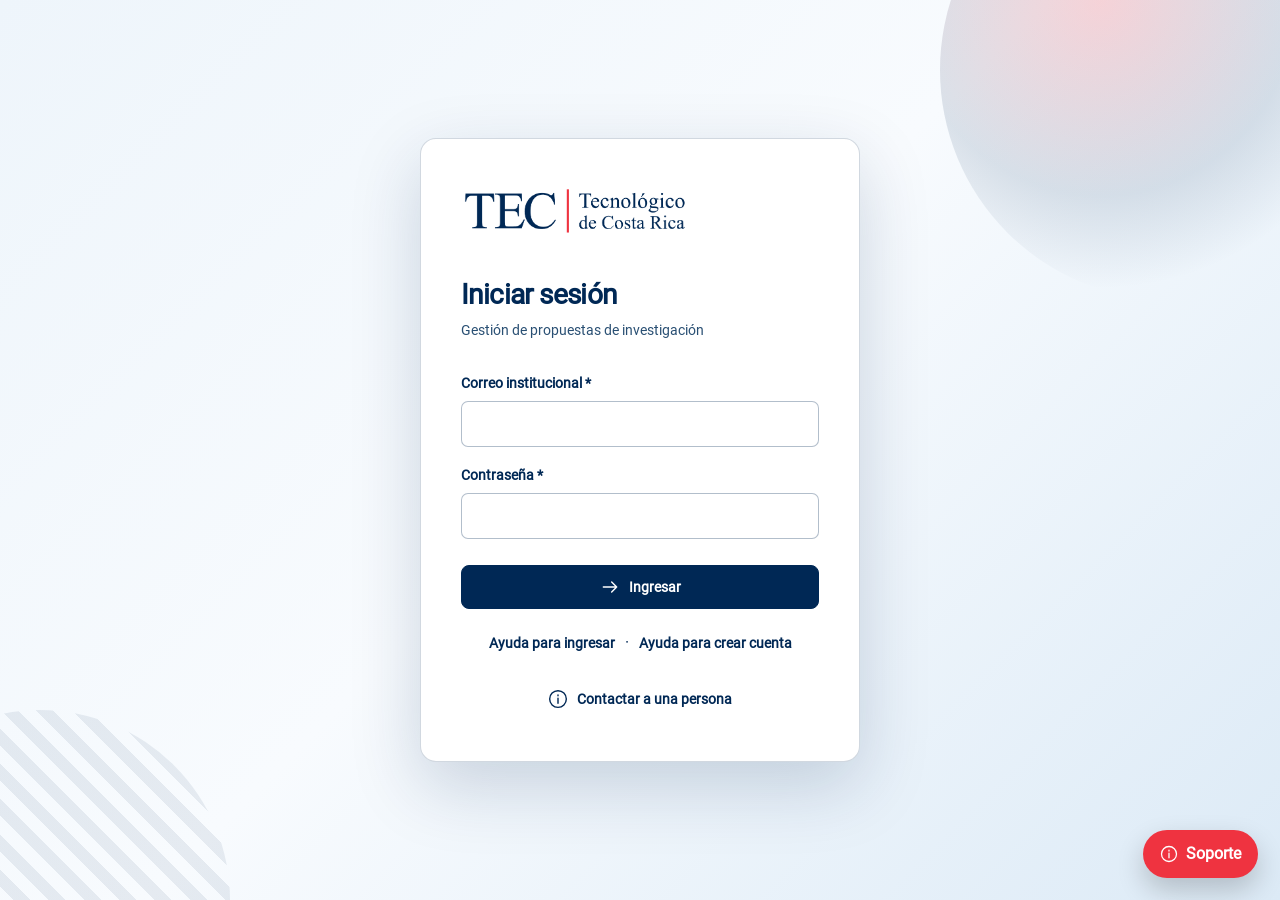
<file: frontend/html/SGPI.html>
<!doctype html>
<html lang="es">

<head>
  <meta charset="utf-8">
  <meta name="viewport" content="width=device-width,initial-scale=1">
  <title>SGPI · VIE — Prototipo interactivo</title>
  <link rel="stylesheet" href="../css/base.css">
  <link rel="stylesheet" href="../css/usability.css">
  <link rel="stylesheet" href="../css/branding.css">
  <link rel="stylesheet" href="../css/notifications.css">
  <link rel="stylesheet" href="../css/dark-mode.css">
  <!-- API URL configuration - set via environment variable in Vercel/Render.
       In Docker/nginx (port 8080), we use relative paths so nginx proxy handles routing. -->
  <script>
    // Set API URL from meta tag or environment variable, but only for Vercel/Render
    // In Docker/nginx (port 8080), we use relative paths so nginx proxy handles routing
    (function() {
      var isDockerNginx = window.location.port === "8080" || window.location.port === "80";
      var isVercel = window.location.hostname.includes(".vercel.app");
      
      if (!isDockerNginx && !isVercel) {
        // Local development - use local backend
        window.SGPI_API_URL = "http://localhost:3001";
      } else if (isVercel) {
        // Vercel - use meta tag or env var for Render backend
        var meta = document.querySelector('meta[name="sgpi-api-url"]');
        window.SGPI_API_URL = meta ? meta.content : 'https://sgpi-backend-api.onrender.com';
        if (typeof __SGPI_API_URL__ !== 'undefined') {
          window.SGPI_API_URL = __SGPI_API_URL__;
        }
      }
      // In Docker/nginx, we use relative paths (empty string) so nginx proxy handles routing
    })();
  </script>
</head>

<body>
  <div id="app"></div>
  <div id="modal-root"></div>
  <div id="toast" role="status" aria-live="polite"></div>
  <script src="../js/content.js"></script>
  <script src="../js/app.js"></script>
  <script src="../js/ethics.js"></script>
  <script src="../js/notifications.js"></script>
</body>

</html>
</file>
<file: frontend/css/base.css>
@font-face {
      font-family: Roboto;
      src: url('[data-uri]') format('truetype');
      font-style: normal;
      font-weight: 400;
      font-display: swap
    }

    :root {
      --blue: #002855;
      --red: #ef3340;
      --white: #fff;
      --line: rgba(0, 40, 85, .18);
      --muted: rgba(0, 40, 85, .7);
      --soft: rgba(0, 40, 85, .045);
      --radius: 10px;
      --shadow: 0 18px 60px rgba(0, 40, 85, .18)
    }

    * {
      box-sizing: border-box
    }

    body {
      margin: 0;
      background: var(--white);
      color: var(--blue);
      font: 16px/1.5 Roboto, Arial, sans-serif
    }

    button,
    input,
    select,
    textarea {
      font: inherit;
      color: inherit
    }

    button,
    a,
    input,
    select,
    textarea {
      outline-offset: 4px
    }

    button:focus-visible,
    a:focus-visible,
    input:focus-visible,
    select:focus-visible,
    textarea:focus-visible {
      outline: 3px solid var(--red)
    }

    button,
    a {
      touch-action: manipulation
    }

    button {
      cursor: pointer
    }

    button:disabled {
      cursor: not-allowed;
      opacity: .42
    }

    a {
      color: inherit
    }

    button svg {
      flex-shrink: 0
    }

    .icon {
      width: 20px;
      height: 20px;
      fill: none;
      stroke: currentColor;
      stroke-width: 1.7;
      stroke-linecap: round;
      stroke-linejoin: round
    }

    .app {
      display: grid;
      grid-template-columns: 232px 1fr;
      min-height: 100vh
    }

    .sidebar {
      background: var(--blue);
      color: white;
      padding: 34px 20px 24px;
      display: flex;
      flex-direction: column;
      gap: 30px;
      position: fixed;
      top: 0;
      bottom: 0;
      width: 232px;
      z-index: 10
    }

    .brand {
      display: flex;
      align-items: center;
      gap: 11px
    }

    .brand-mark {
      width: 40px;
      height: 40px;
      background: white;
      color: var(--blue);
      display: grid;
      place-items: center;
      font-weight: 700;
      font-size: 22px;
      border-radius: 8px;
      border-bottom: 4px solid var(--red)
    }

    .brand-name {
      font-size: 24px;
      font-weight: 700;
      letter-spacing: .5px
    }

    .brand-sub {
      font-size: 11px;
      opacity: .76;
      margin-top: -2px
    }

    .nav-title {
      font-size: 10px;
      letter-spacing: 1.8px;
      opacity: .6;
      margin: 0 12px 10px
    }

    .nav-group {
      display: grid;
      gap: 5px
    }

    .nav-item {
      display: flex;
      align-items: center;
      gap: 12px;
      text-align: left;
      border: 0;
      background: transparent;
      color: white;
      width: 100%;
      padding: 12px;
      border-radius: 8px;
      min-height: 46px;
      font-size: 14px;
      line-height: 20px
    }

    .nav-item.active {
      background: white;
      color: var(--blue);
      font-weight: 700
    }

    .nav-item:hover:not(.active) {
      background: rgba(255, 255, 255, .1)
    }

    .sidebar-foot {
      margin-top: auto;
      font-size: 11px;
      padding: 16px 12px 0;
      border-top: 1px solid rgba(255, 255, 255, .24);
      opacity: .8
    }

    .main {
      grid-column: 2;
      min-width: 0
    }

    .topbar {
      height: 80px;
      border-bottom: 1px solid var(--line);
      padding: 0 40px;
      display: flex;
      align-items: center;
      justify-content: space-between;
      gap: 20px;
      background: white
    }

    .topbar-context {
      font-size: 13px;
      display: flex;
      gap: 12px;
      align-items: center
    }

    .sep {
      height: 18px;
      border-left: 1px solid var(--line)
    }

    .topbar-actions {
      display: flex;
      align-items: center;
      gap: 20px
    }

    /* Aviso del recorrido de demostración: indica con qué cuenta institucional se está actuando. */
    .aviso-demo {
      display: flex;
      align-items: center;
      justify-content: space-between;
      gap: 16px;
      padding: 10px 40px;
      background: var(--soft);
      border-bottom: 1px solid var(--line);
      font-size: 13px
    }

    .aviso-demo-texto {
      display: flex;
      align-items: center;
      gap: 8px
    }

    .icon-btn {
      display: grid;
      place-items: center;
      width: 44px;
      height: 44px;
      border: 1px solid var(--line);
      border-radius: 10px;
      background: white;
      position: relative
    }

    .notif-dot {
      position: absolute;
      right: 9px;
      top: 7px;
      width: 6px;
      height: 6px;
      border-radius: 50%;
      background: var(--red)
    }

    .profile-btn {
      border: 0;
      background: white;
      display: flex;
      align-items: center;
      gap: 10px;
      text-align: left;
      line-height: 18px;
      font-size: 13px;
      min-height: 44px
    }

    .avatar {
      display: grid;
      place-items: center;
      background: var(--soft);
      border: 1px solid var(--line);
      border-radius: 50%;
      width: 38px;
      height: 38px;
      font-size: 12px;
      font-weight: 700
    }

    .muted {
      color: var(--muted)
    }

    .small {
      font-size: 13px
    }

    .micro {
      font-size: 11px
    }

    .content {
      padding: 30px 40px 28px;
      max-width: 1600px;
      margin: auto
    }

    .breadcrumb {
      display: flex;
      align-items: center;
      gap: 8px;
      font-size: 12px;
      color: var(--muted);
      margin-bottom: 22px
    }

    .breadcrumb button {
      border: 0;
      background: transparent;
      padding: 0;
      font-size: 12px
    }

    .page-heading {
      display: flex;
      justify-content: space-between;
      gap: 24px;
      align-items: flex-start;
      margin-bottom: 28px
    }

    h1,
    h2,
    h3,
    p {
      margin: 0
    }

    h1 {
      font-size: 32px;
      line-height: 1.25;
      letter-spacing: -.6px
    }

    h2 {
      font-size: 21px;
      line-height: 1.35;
      letter-spacing: -.2px
    }

    h3 {
      font-size: 16px;
      line-height: 24px
    }

    .subtitle {
      font-size: 14px;
      color: var(--muted);
      margin-top: 9px;
      max-width: 800px
    }

    .eyebrow {
      font-size: 11px;
      font-weight: 700;
      letter-spacing: 1.4px;
      text-transform: uppercase;
      margin-bottom: 10px
    }

    .action-row {
      display: flex;
      align-items: center;
      gap: 12px;
      flex-wrap: wrap
    }

    .btn {
      min-height: 44px;
      display: inline-flex;
      align-items: center;
      justify-content: center;
      gap: 9px;
      border-radius: 8px;
      padding: 10px 18px;
      font-size: 14px;
      font-weight: 600;
      text-decoration: none;
      white-space: nowrap;
      border: 1px solid var(--blue);
      background: var(--blue);
      color: white
    }

    .btn:hover {
      box-shadow: 0 3px 0 rgba(0, 40, 85, .18);
      transform: translateY(-1px)
    }

    .btn.secondary {
      background: white;
      color: var(--blue);
      border-color: var(--line)
    }

    .btn.text {
      background: transparent;
      color: var(--blue);
      border-color: transparent;
      padding: 10px 5px
    }

    .btn.danger {
      background: white;
      color: var(--blue);
      border-color: var(--red)
    }

    .btn.compact {
      padding: 8px 12px;
      min-height: 40px;
      font-size: 13px
    }

    .badge {
      font-size: 11px;
      font-weight: 600;
      display: inline-flex;
      align-items: center;
      gap: 6px;
      padding: 5px 10px;
      border: 1px solid var(--line);
      border-radius: 20px;
      line-height: 18px;
      white-space: nowrap;
      background: white
    }

    .badge.attention {
      border-color: var(--red)
    }

    .badge.solid {
      background: var(--blue);
      border-color: var(--blue);
      color: white
    }

    .badge .dot {
      width: 5px;
      height: 5px;
      border-radius: 50%;
      background: currentColor
    }

    .card {
      border: 1px solid var(--line);
      border-radius: 12px;
      background: white;
      overflow: hidden
    }

    .card-pad {
      padding: 24px
    }

    .section-head {
      display: flex;
      align-items: center;
      justify-content: space-between;
      gap: 16px;
      margin-bottom: 20px
    }

    .grid {
      display: grid;
      gap: 20px
    }

    .grid.two {
      grid-template-columns: 1fr 1fr
    }

    .grid.three {
      grid-template-columns: repeat(3, 1fr)
    }

    .grid.four {
      grid-template-columns: repeat(4, 1fr)
    }

    .stack {
      display: grid;
      gap: 20px
    }

    .metric {
      padding: 20px 24px;
      display: flex;
      flex-direction: column;
      gap: 10px
    }

    .metric .value {
      font-size: 32px;
      line-height: 1.1;
      font-weight: 700;
      letter-spacing: -1px
    }

    .metric .label {
      font-size: 12px;
      color: var(--muted)
    }

    .metric .note {
      font-size: 11px;
      display: flex;
      gap: 6px;
      align-items: center
    }

    .metric .icon {
      width: 18px;
      height: 18px
    }

    .hero {
      background: var(--blue);
      color: white;
      padding: 28px 32px;
      border-radius: 12px;
      display: flex;
      justify-content: space-between;
      align-items: center;
      gap: 24px;
      position: relative;
      overflow: hidden
    }

    .hero p {
      font-size: 14px;
      opacity: .8;
      max-width: 650px;
      margin-top: 8px
    }

    .hero .btn {
      background: white;
      color: var(--blue);
      border-color: white
    }

    .hero:before {
      content: '';
      position: absolute;
      left: 0;
      top: 0;
      bottom: 0;
      width: 5px;
      background: var(--red)
    }

    .hero .eyebrow {
      opacity: .75
    }

    .mt {
      margin-top: 24px
    }

    .mb {
      margin-bottom: 24px
    }

    .two-col {
      display: grid;
      grid-template-columns: minmax(0, 1fr) 310px;
      gap: 24px
    }

    .project-name {
      font-weight: 600;
      font-size: 14px;
      display: block;
      line-height: 21px
    }

    .project-code {
      font-size: 11px;
      color: var(--muted);
      display: block;
      margin-bottom: 5px
    }

    .table-wrap {
      width: 100%;
      overflow-x: auto
    }

    table {
      width: 100%;
      border-collapse: collapse;
      font-size: 13px;
      text-align: left
    }

    th {
      font-size: 10px;
      text-transform: uppercase;
      letter-spacing: .7px;
      font-weight: 600;
      background: var(--soft);
      color: var(--muted);
      padding: 13px 18px;
      white-space: nowrap
    }

    td {
      padding: 17px 18px;
      border-top: 1px solid var(--line);
      vertical-align: middle
    }

    tr:last-child td {
      border-bottom: 0
    }

    td .btn {
      font-size: 12px
    }

    tr.clickable {
      cursor: pointer
    }

    tr.clickable:hover {
      background: var(--soft)
    }

    .table-foot {
      padding: 15px 20px;
      display: flex;
      justify-content: space-between;
      border-top: 1px solid var(--line);
      font-size: 12px;
      color: var(--muted)
    }

    /* Contenedor de acciones en tablas (Editar/Eliminar) */
    .row-actions {
      display: flex;
      gap: 8px;
      align-items: center;
      justify-content: flex-end;
    }

    /* Tabla interna de criterios, dentro de la celda de cada sección de la rúbrica.
       Compacta las celdas para dejarle el ancho al nombre del criterio y mantiene las
       acciones en una columna propia, alineadas entre sí. */
    .tabla-criterios {
      width: 100%;
      margin: -4px 0
    }

    .tabla-criterios th {
      padding: 7px 9px;
      font-size: 9px
    }

    .tabla-criterios td {
      padding: 8px
    }

    .tabla-criterios .row-actions {
      gap: 6px
    }

    .tabla-criterios .col-corta {
      width: 1%;
      white-space: nowrap
    }

    .tabla-criterios .col-acciones {
      width: 1%;
      white-space: nowrap
    }

    /* Botones de la tabla interna más compactos: el ancho sobrante lo usa el nombre. */
    .tabla-criterios .col-acciones .btn {
      padding-left: 6px;
      padding-right: 6px
    }

    /* En pantallas estrechas las acciones de la sección pueden repartirse en varias
       líneas y las celdas de la tabla principal usan menos relleno, para que la tabla
       de rúbricas no necesite desplazamiento horizontal. */
    @media(max-width:1100px) {
      .acciones-seccion {
        flex-wrap: wrap
      }

      .tabla-rubrica>.table-wrap>table>tbody>tr>td {
        padding-left: 12px;
        padding-right: 12px
      }
    }

    /* Estilos para tabla de presupuesto (inline editing) */
    .budget-input,
    .budget-textarea {
      box-sizing: border-box;
      padding: 8px 12px;
      border: 1px solid var(--line);
      border-radius: 6px;
      font-size: 13px;
      font-family: inherit;
      background: var(--bg);
      color: var(--fg);
      transition: border-color .15s, box-shadow .15s;
    }
    .budget-input:focus,
    .budget-textarea:focus {
      outline: none;
      border-color: var(--brand);
      box-shadow: 0 0 0 3px color-mix(in srgb, var(--brand) 20%, transparent);
    }
    .budget-input {
      text-align: right;
    }
    .budget-textarea {
      resize: vertical;
      min-height: 44px;
      line-height: 1.4;
    }
    .budget-textarea::placeholder {
      color: var(--muted);
      font-style: italic;
    }

    /* Autocompletado IA en campos de formulario */
    .field-wrapper {
      position: relative;
    }
    .ai-hint {
      font-size: 12px;
      color: var(--muted);
      margin-top: 4px;
    }
    .ai-hint[hidden] {
      display: none;
    }
    /* Texto fantasma: se dibuja encima del control, con la misma tipografía */
    .ai-ghost {
      position: absolute;
      z-index: 2;
      pointer-events: none;
      overflow: hidden;
      color: var(--muted);
      opacity: .85;
      white-space: pre-wrap;
      overflow-wrap: break-word;
    }
    .ai-ghost-pre {
      color: transparent;
    }
    .ai-ghost-tex {
      font-style: italic;
    }
    .ai-ghost[hidden] {
      display: none;
    }

    .list-item {
      display: flex;
      gap: 16px;
      align-items: flex-start;
      padding: 18px 0;
      border-bottom: 1px solid var(--line)
    }

    .list-item:last-child {
      border: 0;
      padding-bottom: 0
    }

    .list-item:first-child {
      padding-top: 0
    }

    .list-item .list-icon {
      display: grid;
      place-items: center;
      min-width: 38px;
      height: 38px;
      background: var(--soft);
      border-radius: 8px
    }

    .list-item p {
      font-size: 13px;
      color: var(--muted);
      margin-top: 5px
    }

    .list-item .grow {
      flex: 1
    }

    .notice {
      display: flex;
      align-items: flex-start;
      gap: 13px;
      border: 1px solid var(--line);
      border-left: 3px solid var(--blue);
      background: var(--soft);
      padding: 16px 18px;
      border-radius: 7px;
      font-size: 13px
    }

    .notice.warning {
      border-left-color: var(--red);
      background: white
    }

    .notice .icon {
      flex-shrink: 0
    }

    .notice strong {
      display: block;
      margin-bottom: 3px;
      font-size: 14px
    }

    .notice p {
      color: var(--muted)
    }

    .progress {
      height: 5px;
      background: var(--soft);
      border-radius: 4px;
      overflow: hidden
    }

    .progress span {
      display: block;
      height: 100%;
      background: var(--blue);
      border-radius: 4px
    }

    .form-layout {
      display: grid;
      grid-template-columns: 204px minmax(0, 1fr);
      gap: 28px
    }

    .stepper {
      display: flex;
      flex-direction: column;
      gap: 4px
    }

    .step {
      display: flex;
      align-items: center;
      gap: 10px;
      font-size: 12px;
      line-height: 18px;
      min-height: 43px;
      border: 0;
      background: transparent;
      border-radius: 7px;
      padding: 8px 10px;
      text-align: left
    }

    .step span {
      display: grid;
      place-items: center;
      min-width: 22px;
      height: 22px;
      border: 1px solid var(--line);
      border-radius: 50%;
      font-size: 10px
    }

    .step.active {
      background: var(--blue);
      color: white;
      font-weight: 700
    }

    .step.active span {
      border-color: rgba(255, 255, 255, .4)
    }

    .step.done span {
      background: var(--soft)
    }

    .form-card {
      padding: 26px 28px
    }

    .form-title {
      display: flex;
      justify-content: space-between;
      align-items: center;
      margin-bottom: 24px
    }

    .form-title h2 {
      font-size: 20px
    }

    .field {
      display: flex;
      flex-direction: column;
      gap: 7px;
      margin-bottom: 18px;
      min-width: 0
    }

    .field:last-child {
      margin-bottom: 0
    }

    .field label {
      font-size: 13px;
      font-weight: 600
    }

    .field input,
    .field select,
    .field textarea {
      width: 100%;
      min-height: 46px;
      border: 1px solid rgba(0, 40, 85, .3);
      border-radius: 7px;
      background: white;
      padding: 11px 12px;
      font-size: 14px;
      line-height: 22px
    }

    .field textarea {
      resize: vertical;
      min-height: 100px
    }

    .field .help {
      font-size: 11px;
      color: var(--muted);
      line-height: 17px
    }

    .field.error input,
    .field.error textarea,
    .field.error select {
      border-color: var(--red);
      border-width: 2px
    }

    .field .error-msg {
      font-size: 12px;
      font-weight: 500
    }

    .field-row {
      display: grid;
      grid-template-columns: 1fr 1fr;
      gap: 20px
    }

    .field-row.three {
      grid-template-columns: repeat(3, 1fr)
    }

    .form-footer {
      display: flex;
      justify-content: space-between;
      align-items: center;
      margin-top: 24px;
      padding-top: 20px;
      border-top: 1px solid var(--line);
      gap: 16px
    }

    .saved {
      font-size: 11px;
      color: var(--muted);
      display: flex;
      gap: 6px;
      align-items: center
    }

    .tabs {
      display: flex;
      gap: 22px;
      border-bottom: 1px solid var(--line);
      margin-bottom: 24px;
      overflow: auto
    }

    .tab {
      font-size: 13px;
      min-height: 44px;
      white-space: nowrap;
      border: 0;
      background: transparent;
      padding: 10px 0 12px;
      border-bottom: 3px solid transparent
    }

    .tab.active {
      font-weight: 700;
      border-bottom-color: var(--red)
    }

    .definition {
      display: grid;
      grid-template-columns: 1fr 1fr;
      gap: 20px 32px
    }

    .definition dt {
      font-size: 11px;
      color: var(--muted);
      margin-bottom: 5px
    }

    .definition dd {
      font-size: 14px;
      margin: 0;
      font-weight: 500
    }

    .radio-card {
      position: relative;
      display: flex;
      gap: 14px;
      border: 1px solid var(--line);
      padding: 20px;
      border-radius: 9px;
      cursor: pointer
    }

    .radio-card:has(input:checked) {
      border: 2px solid var(--blue);
      padding: 19px;
      background: var(--soft)
    }

    input[type=radio],
    input[type=checkbox] {
      accent-color: var(--blue);
      width: 18px;
      height: 18px;
      flex-shrink: 0;
      cursor: pointer
    }

    .radio-card h3 {
      margin-bottom: 6px
    }

    .radio-card p {
      font-size: 12px;
      color: var(--muted)
    }

    .checkline {
      display: flex;
      align-items: flex-start;
      gap: 10px;
      font-size: 13px;
      line-height: 21px;
      margin: 12px 0
    }

    .checkline input {
      margin-top: 2px
    }

    .dropzone {
      border: 1px dashed var(--blue);
      background: var(--soft);
      border-radius: 10px;
      text-align: center;
      padding: 28px
    }

    .dropzone .icon {
      width: 30px;
      height: 30px;
      margin-bottom: 8px
    }

    .dropzone p {
      font-size: 13px;
      margin: 4px 0 16px
    }

    .doc-row {
      display: flex;
      align-items: center;
      gap: 12px;
      padding: 13px 0;
      border-bottom: 1px solid var(--line)
    }

    .doc-row:last-child {
      border: 0
    }

    .doc-icon {
      font-size: 9px;
      font-weight: 700;
      border: 1px solid var(--line);
      border-radius: 5px;
      padding: 9px 5px
    }

    .doc-row strong {
      font-size: 13px
    }

    .doc-row small {
      display: block;
      font-size: 11px;
      color: var(--muted)
    }

    .doc-row .grow {
      flex: 1
    }

    .timeline {
      display: grid;
      gap: 0
    }

    .event {
      position: relative;
      padding: 0 0 22px 28px;
      border-left: 1px solid var(--line);
      margin-left: 7px
    }

    .event:last-child {
      border-left: 0;
      padding-bottom: 0
    }

    .event:before {
      content: '';
      position: absolute;
      left: -5px;
      top: 5px;
      width: 9px;
      height: 9px;
      border-radius: 50%;
      background: white;
      border: 2px solid var(--blue)
    }

    .event.current:before {
      background: var(--red);
      border-color: var(--red)
    }

    .event h3 {
      font-size: 13px
    }

    .event p {
      font-size: 12px;
      color: var(--muted);
      margin-top: 3px
    }

    .event small {
      font-size: 10px;
      color: var(--muted)
    }

    .review-grid {
      display: grid;
      grid-template-columns: repeat(2, 1fr);
      gap: 10px
    }

    .review-row {
      display: flex;
      align-items: center;
      gap: 10px;
      border: 1px solid var(--line);
      border-radius: 8px;
      padding: 13px 14px;
      font-size: 12px
    }

    .review-row .ok {
      font-weight: 700
    }

    .review-row button {
      margin-left: auto;
      border: 0;
      background: white;
      text-decoration: underline;
      font-size: 11px
    }

    .score {
      font-size: 46px;
      font-weight: 700;
      line-height: 1.2;
      letter-spacing: -2px
    }

    .score small {
      font-size: 20px;
      font-weight: 400;
      letter-spacing: 0
    }

    .scorebar {
      height: 8px;
      background: var(--soft);
      border-radius: 4px;
      overflow: hidden
    }

    .scorebar span {
      display: block;
      background: var(--blue);
      height: 100%
    }

    .pill-options {
      display: flex;
      gap: 6px
    }

    .pill-options button {
      padding: 6px 12px;
      border: 1px solid var(--line);
      background: white;
      border-radius: 6px;
      font-size: 12px
    }

    .pill-options button.selected {
      color: white;
      background: var(--blue)
    }

    .empty {
      text-align: center;
      padding: 55px 24px
    }

    .empty .icon {
      width: 40px;
      height: 40px;
      margin-bottom: 18px
    }

    .empty p {
      max-width: 440px;
      margin: 10px auto 22px;
      font-size: 14px;
      color: var(--muted)
    }

    .footer-note {
      display: flex;
      justify-content: space-between;
      gap: 16px;
      color: var(--muted);
      font-size: 10px;
      margin-top: 28px;
      padding-top: 16px;
      border-top: 1px solid var(--line)
    }

    .footer-note button {
      border: 0;
      background: white;
      color: var(--muted);
      font-size: 10px;
      text-decoration: underline
    }

    .login {
      min-height: 100vh;
      display: grid;
      grid-template-columns: 49% 51%
    }

    .login-story {
      background: var(--blue);
      color: white;
      padding: 52px 64px;
      display: flex;
      flex-direction: column;
      position: relative;
      overflow: hidden
    }

    .login-story h1 {
      font-size: 48px;
      line-height: 1.15;
      letter-spacing: -1.4px;
      max-width: 500px;
      margin: 64px 0 24px
    }

    .login-story .intro {
      font-size: 16px;
      line-height: 26px;
      max-width: 430px;
      opacity: .8
    }

    .login-story .paths {
      margin: 46px 0;
      display: grid;
      gap: 20px
    }

    .login-story .path {
      display: flex;
      align-items: center;
      gap: 16px;
      font-size: 14px
    }

    .login-story .path span {
      border: 1px solid rgba(255, 255, 255, .35);
      border-radius: 50%;
      width: 30px;
      height: 30px;
      display: grid;
      place-items: center;
      font-size: 11px
    }

    .login-story .bottom {
      font-size: 11px;
      opacity: .65;
      margin-top: auto
    }

    .login-story:after {
      content: '';
      position: absolute;
      right: -160px;
      bottom: 60px;
      border: 1px solid rgba(255, 255, 255, .16);
      width: 400px;
      height: 400px;
      border-radius: 50%;
      pointer-events: none
    }

    .login-form {
      padding: 70px;
      display: flex;
      flex-direction: column;
      justify-content: center
    }

    .login-form .inner {
      max-width: 410px;
      width: 100%;
      margin: auto
    }

    .login-form h2 {
      font-size: 28px;
      margin-bottom: 10px
    }

    .login-form form {
      margin-top: 32px
    }

    .login-form .btn {
      width: 100%
    }

    .login-form .meta {
      font-size: 11px;
      text-align: center;
      margin-top: 24px;
      color: var(--muted)
    }

    .modal-backdrop {
      position: fixed;
      inset: 0;
      background: rgba(0, 40, 85, .45);
      z-index: 50;
      display: grid;
      place-items: center;
      padding: 24px
    }

    /* Ventana de aviso superpuesta al modal vigente (errores del alta de investigadores). */
    .modal-backdrop-alerta {
      z-index: 60;
      background: rgba(0, 40, 85, .58)
    }

    .modal-alerta {
      width: min(480px, 100%)
    }

    .modal {
      background: white;
      border-radius: 14px;
      box-shadow: var(--shadow);
      width: min(650px, 100%);
      max-height: 90vh;
      overflow: auto;
      padding: 30px
    }

    .modal.wide {
      width: min(940px, 100%)
    }

    .modal-head {
      display: flex;
      justify-content: space-between;
      align-items: flex-start;
      margin-bottom: 24px;
      gap: 20px
    }

    .modal-head h2 {
      font-size: 24px
    }

    .modal-head button {
      border: 0;
      background: white;
      padding: 0;
      width: 32px;
      height: 32px
    }

    .modal .actions {
      margin-top: 26px;
      display: flex;
      justify-content: flex-end;
      gap: 12px
    }

    .modal p {
      font-size: 14px;
      color: var(--muted);
      margin-top: 10px
    }

    .modal .notice p {
      font-size: 13px;
      margin-top: 0
    }

    .modal .role-option {
      display: flex;
      width: 100%;
      text-align: left;
      gap: 15px;
      align-items: center;
      padding: 16px;
      border: 1px solid var(--line);
      border-radius: 8px;
      background: white;
      margin: 10px 0
    }

    .modal .role-option:hover {
      border-color: var(--blue);
      background: var(--soft)
    }

    .role-option strong {
      display: block;
      font-size: 14px
    }

    .role-option small {
      display: block;
      font-size: 12px;
      color: var(--muted)
    }

    #toast {
      position: fixed;
      bottom: 24px;
      right: 24px;
      z-index: 70;
      border: 1px solid var(--line);
      box-shadow: var(--shadow);
      background: var(--blue);
      color: white;
      border-radius: 9px;
      padding: 14px 20px;
      font-size: 14px;
      max-width: 480px;
      display: none
    }

    .prototype-banner {
      display: flex;
      align-items: center;
      justify-content: space-between;
      gap: 12px;
      padding: 12px 18px;
      border: 1px dashed var(--line);
      font-size: 11px;
      border-radius: 8px;
      margin-bottom: 22px
    }

    .prototype-banner button {
      background: white;
      border: 0;
      text-decoration: underline;
      font-size: 11px
    }

    .accordion {
      border-bottom: 1px solid var(--line);
      padding: 16px 0
    }

    .accordion summary {
      cursor: pointer;
      min-height: 28px;
      font-size: 14px;
      font-weight: 600
    }

    .accordion p {
      font-size: 13px;
      color: var(--muted);
      margin: 14px 0
    }

    .required-star {
      color: var(--blue)
    }

    .text-link {
      border: 0;
      background: transparent;
      font-size: 13px;
      padding: 0;
      text-decoration: underline;
      cursor: pointer
    }

    .filters {
      display: flex;
      align-items: flex-end;
      gap: 14px
    }

    .filters .field {
      flex: 1;
      margin: 0
    }

    .gantt {
      display: grid;
      grid-template-columns: 210px repeat(8, 1fr);
      gap: 5px;
      font-size: 11px;
      align-items: center
    }

    .gantt div {
      padding: 8px 4px
    }

    .gantt .bar {
      background: var(--blue);
      height: 12px;
      padding: 0;
      border-radius: 3px
    }

    .role-grid {
      display: grid;
      grid-template-columns: 1fr 1fr;
      gap: 12px
    }

    .role-card {
      padding: 20px;
      border: 1px solid var(--line);
      border-radius: 10px
    }

    .role-card .btn {
      margin-top: 14px
    }

    .result-count {
      font-size: 13px;
      color: var(--muted)
    }

    .stat-strip {
      display: flex;
      gap: 32px;
      border-top: 1px solid var(--line);
      padding-top: 20px;
      margin-top: 20px
    }

    .stat-strip strong {
      font-size: 20px;
      display: block
    }

    .stat-strip span {
      font-size: 11px;
      color: var(--muted)
    }

    @media(min-width:1600px) {
      .content {
        padding: 38px 56px
      }

      .topbar {
        padding: 0 56px
      }
    }

    @media(max-width:1100px) {
      .app {
        grid-template-columns: 190px 1fr
      }

      .sidebar {
        width: 190px;
        padding: 25px 14px
      }

      .content {
        padding: 24px
      }

      .topbar {
        padding: 0 24px
      }

      .two-col {
        grid-template-columns: 1fr
      }

      .form-layout {
        grid-template-columns: 175px 1fr;
        gap: 18px
      }

      .grid.four {
        grid-template-columns: repeat(2, 1fr)
      }

      .login-story {
        padding: 40px
      }

      .login-form {
        padding: 40px
      }

      .login-story h1 {
        font-size: 40px
      }

      .topbar-context {
        font-size: 11px
      }

      .form-card {
        padding: 22px
      }
    }

    @media(max-width:750px) {
      .app {
        display: block
      }

      .sidebar {
        position: static;
        width: 100%;
        padding: 15px 20px;
        gap: 15px
      }

      .sidebar .brand-sub,
      .sidebar .nav-title,
      .sidebar-foot {
        display: none
      }

      .sidebar nav {
        display: flex;
        overflow: auto;
        gap: 8px
      }

      .nav-group {
        display: flex;
        gap: 8px
      }

      .nav-item {
        width: auto;
        white-space: nowrap;
        padding: 8px 10px;
        font-size: 12px
      }

      .sidebar>.nav-group {
        display: none
      }

      .nav-item .icon {
        display: none
      }

      .sidebar .brand {
        gap: 8px
      }

      .brand-name {
        font-size: 20px
      }

      .brand-mark {
        width: 30px;
        height: 30px;
        font-size: 18px
      }

      .topbar {
        height: 65px;
        padding: 0 20px
      }

      .topbar-context .sep,
      .topbar-context>span:last-child {
        display: none
      }

      .content {
        padding: 24px 20px
      }

      .page-heading {
        display: block
      }

      .page-heading>.action-row {
        margin-top: 18px
      }

      h1 {
        font-size: 28px
      }

      .grid.two,
      .grid.three,
      .grid.four,
      .field-row,
      .field-row.three,
      .definition,
      .role-grid {
        grid-template-columns: 1fr
      }

      .form-layout {
        display: block
      }

      .stepper {
        display: flex;
        flex-direction: row;
        overflow: auto;
        margin-bottom: 20px
      }

      .step {
        white-space: nowrap
      }

      .hero {
        display: block;
        padding: 24px
      }

      .hero>.btn {
        margin-top: 20px
      }

      .filters {
        flex-wrap: wrap
      }

      .filters .field {
        min-width: 45%
      }

      .form-card {
        padding: 20px
      }

      .review-grid {
        grid-template-columns: 1fr
      }

      .login {
        display: block
      }

      .login-story {
        padding: 28px
      }

      .login-story h1 {
        font-size: 32px;
        margin: 30px 0 15px
      }

      .login-story .paths,
      .login-story .bottom {
        display: none
      }

      .login-form {
        padding: 35px 24px
      }

      .profile-btn .profile-text {
        display: none
      }

      .topbar-actions {
        gap: 10px
      }

      .footer-note {
        display: block
      }

      .modal {
        padding: 24px
      }

      .form-footer {
        flex-wrap: wrap
      }

      .stat-strip {
        gap: 20px
      }

      .hero p {
        max-width: 100%
      }
    }

    .two-col {
      align-items: start
    }

    .stack {
      align-content: start
    }

    .form-card>details:last-of-type {
      margin-bottom: 8px
    }

    .score,
    .metric .value {
      font-variant-numeric: tabular-nums
    }

    .sidebar .nav-title {
      color: white;
      opacity: .72
    }

    .btn.compact {
      min-height: 44px
    }

    .step {
      min-height: 44px
    }

    .modal-head button {
      width: 44px;
      height: 44px;
      flex-shrink: 0
    }

    select {
      min-height: 44px
    }

    /* Simplified VIE interface */
    .sidebar {
      gap: 34px
    }

    .brand-sub,
    .sidebar-foot {
      display: none
    }

    .topbar {
      height: 72px
    }

    .topbar-context {
      font-size: 18px;
      letter-spacing: .4px
    }

    .content {
      padding-top: 36px
    }

    .micro,
    .project-code,
    .saved,
    .definition dt,
    .field .help,
    .doc-row small {
      font-size: 12px
    }

    .small,
    .metric .label,
    .field label {
      font-size: 14px
    }

    th {
      font-size: 12px;
      text-transform: none;
      letter-spacing: 0
    }

    .nav-title {
      font-size: 12px;
      letter-spacing: .5px
    }

    .step {
      font-size: 13px
    }

    .badge {
      font-size: 12px
    }

    .hero {
      background: var(--soft);
      border: 1px solid var(--line);
      color: var(--blue);
      padding: 26px 28px
    }

    .hero:before {
      display: none
    }

    .hero .btn {
      background: var(--blue);
      color: white
    }

    .hero p {
      opacity: 1;
      color: var(--muted)
    }

    .metric {
      gap: 8px;
      padding: 22px 24px
    }

    .login-simple {
      min-height: 100vh;
      display: grid;
      place-items: center;
      background: var(--soft);
      padding: 32px
    }

    .login-panel {
      width: 100%;
      max-width: 440px;
      background: white;
      border: 1px solid var(--line);
      border-radius: 16px;
      padding: 40px
    }

    .login-panel .brand {
      margin-bottom: 40px
    }

    .login-panel .brand-mark {
      background: var(--blue);
      color: white;
      border-bottom: 0
    }

    .login-vie {
      font-weight: 400;
      font-size: 18px;
      color: var(--muted)
    }

    .login-panel h1 {
      font-size: 28px;
      margin-bottom: 8px
    }

    .login-panel>p {
      font-size: 14px
    }

    .login-panel form {
      margin-top: 32px
    }

    .login-panel form>.btn {
      width: 100%;
      margin-top: 8px
    }

    .login-help {
      text-align: center;
      margin-top: 12px
    }

    .login-demo {
      color: var(--muted);
      font-size: 12px !important;
      text-align: center;
      margin-top: 24px
    }

    @media(max-width:600px) {
      .login-panel {
        padding: 28px
      }

      .login-simple {
        padding: 20px
      }

      .topbar-context {
        font-size: 16px
      }

      .content {
        padding-top: 24px
      }

      .hero>.btn {
        margin-top: 20px
      }
    }

    /* =====================================================================
       Spinner de carga (loading UX) - Fase 2
       ===================================================================== */
    .spinner {
      display: inline-block;
      width: 14px;
      height: 14px;
      border: 2px solid var(--line);
      border-top-color: var(--blue);
      border-radius: 50%;
      animation: spin .7s linear infinite;
      margin-right: 6px;
      vertical-align: middle;
    }

    @keyframes spin {
      to { transform: rotate(360deg); }
    }

    .btn:disabled .spinner,
    .btn[disabled] .spinner {
      display: inline-block;
    }

    .btn:disabled,
    .btn[disabled] {
      cursor: not-allowed;
      opacity: .6;
    }
</file>
<file: frontend/css/usability.css>
/* Correcciones de usabilidad y accesibilidad solicitadas */
    .tec-wordmark {
      display: inline-flex;
      align-items: center;
      gap: 7px;
      font-size: 11px;
      font-weight: 800;
      letter-spacing: .08em;
      text-transform: uppercase;
      opacity: .9
    }

    .tec-wordmark:before {
      content: 'TEC';
      display: grid;
      place-items: center;
      min-width: 32px;
      height: 22px;
      padding: 0 5px;
      border: 1px solid currentColor;
      border-radius: 4px;
      font-size: 10px;
      letter-spacing: .04em
    }

    .login-panel .tec-wordmark {
      color: var(--blue);
      margin-top: 8px
    }

    .sidebar .tec-wordmark {
      color: white
    }

    .login-simple {
      position: relative;
      overflow: hidden;
      background: linear-gradient(135deg, #eef5fb 0%, #f8fbfe 48%, #dceaf6 100%)
    }

    .login-simple:before,
    .login-simple:after {
      content: '';
      position: absolute;
      border-radius: 50%;
      pointer-events: none
    }

    .login-simple:before {
      width: 460px;
      height: 460px;
      right: -120px;
      top: -160px;
      background: radial-gradient(circle at 35% 35%, rgba(239, 51, 64, .2), rgba(0, 40, 85, .12) 46%, transparent 68%)
    }

    .login-simple:after {
      width: 380px;
      height: 380px;
      left: -150px;
      bottom: -190px;
      background: repeating-linear-gradient(45deg, rgba(0, 40, 85, .08) 0 12px, transparent 12px 25px)
    }

    .login-panel {
      position: relative;
      z-index: 1;
      box-shadow: 0 24px 70px rgba(0, 40, 85, .18)
    }

    .hero {
      position: relative;
      overflow: hidden
    }

    .hero:after {
      content: 'TEC';
      position: absolute;
      right: 24px;
      bottom: -18px;
      font-size: 92px;
      line-height: 1;
      font-weight: 800;
      letter-spacing: -.08em;
      color: rgba(0, 40, 85, .055);
      pointer-events: none
    }

    .user-menu {
      position: absolute;
      right: 20px;
      top: 66px;
      width: 280px;
      background: white;
      border: 1px solid var(--line);
      border-radius: 12px;
      box-shadow: var(--shadow);
      padding: 8px;
      z-index: 30
    }

    .user-menu-head {
      padding: 12px;
      border-bottom: 1px solid var(--line);
      margin-bottom: 6px
    }

    .user-menu button {
      width: 100%;
      display: flex;
      align-items: center;
      gap: 10px;
      border: 0;
      background: transparent;
      color: var(--blue);
      padding: 11px 12px;
      border-radius: 8px;
      text-align: left
    }

    .user-menu button:hover,
    .user-menu button:focus-visible {
      background: var(--soft)
    }

    .user-menu .danger {
      color: #b4232d
    }

    .support-fab {
      position: fixed;
      right: 22px;
      bottom: 22px;
      z-index: 25;
      border: 0;
      border-radius: 999px;
      background: var(--red);
      color: white;
      padding: 12px 17px;
      box-shadow: 0 12px 28px rgba(0, 0, 0, .2);
      font-weight: 700;
      display: flex;
      align-items: center;
      gap: 8px
    }

    .support-fab .icon {
      width: 18px
    }

    .has-tooltip {
      position: relative
    }

    .has-tooltip:after {
      content: attr(data-tooltip);
      position: absolute;
      left: 50%;
      bottom: calc(100% + 8px);
      transform: translateX(-50%);
      width: max-content;
      max-width: 250px;
      padding: 7px 9px;
      border-radius: 6px;
      background: #071b33;
      color: white;
      font-size: 11px;
      font-weight: 400;
      line-height: 1.35;
      box-shadow: 0 8px 22px rgba(0, 0, 0, .2);
      opacity: 0;
      visibility: hidden;
      pointer-events: none;
      transition: .15s;
      z-index: 60;
      white-space: normal
    }

    .has-tooltip:hover:after,
    .has-tooltip:focus-visible:after {
      opacity: 1;
      visibility: visible
    }

    .nav-item.has-tooltip:after {
      left: 12px;
      bottom: auto;
      top: calc(100% + 4px);
      transform: none
    }

    .ethics-grid {
      display: grid;
      grid-template-columns: 1fr 1fr;
      gap: 14px;
      margin-top: 16px
    }

    .ethics-item {
      padding: 16px;
      border: 1px solid var(--line);
      border-radius: 10px;
      background: var(--soft)
    }

    .ethics-item .field+.field {
      margin-top: 12px
    }

    .role-order {
      display: grid;
      gap: 8px
    }

    .role-order-row {
      display: grid;
      grid-template-columns: 32px 1fr auto;
      align-items: center;
      gap: 12px;
      padding: 12px 14px;
      border-bottom: 1px solid var(--line)
    }

    .role-order-actions {
      display: flex;
      gap: 6px
    }

    .role-order-actions button {
      min-width: 36px;
      min-height: 36px;
      border: 1px solid var(--line);
      border-radius: 7px;
      background: white;
      color: var(--blue)
    }

    .setting-row {
      display: flex;
      align-items: center;
      justify-content: space-between;
      gap: 18px;
      padding: 16px 0;
      border-bottom: 1px solid var(--line)
    }

    .setting-row:last-child {
      border-bottom: 0
    }

    .large-text {
      font-size: 112.5%
    }

    .large-text .micro {
      font-size: 12px
    }

    .large-text .small {
      font-size: 15px
    }

    html[data-theme="dark"] {
      color-scheme: dark;
      --line: rgba(210, 229, 248, .2);
      --muted: rgba(222, 235, 248, .72);
      --soft: rgba(180, 210, 240, .08);
      --shadow: 0 18px 60px rgba(0, 0, 0, .5)
    }

    html[data-theme="dark"] body,
    html[data-theme="dark"] .main,
    html[data-theme="dark"] .content {
      background: #0b1420;
      color: #e6eff8
    }

    html[data-theme="dark"] .card,
    html[data-theme="dark"] .topbar,
    html[data-theme="dark"] .profile-btn,
    html[data-theme="dark"] .modal,
    html[data-theme="dark"] .login-panel,
    html[data-theme="dark"] .user-menu,
    html[data-theme="dark"] input,
    html[data-theme="dark"] textarea,
    html[data-theme="dark"] select,
    html[data-theme="dark"] .accordion,
    html[data-theme="dark"] .role-order-actions button {
      background: #121f2c;
      color: #e6eff8
    }

    html[data-theme="dark"] .sidebar {
      background: #061a32
    }

    html[data-theme="dark"] .muted,
    html[data-theme="dark"] .subtitle,
    html[data-theme="dark"] p,
    html[data-theme="dark"] small {
      color: var(--muted)
    }

    html[data-theme="dark"] .login-simple {
      background: linear-gradient(135deg, #071321, #102539)
    }

    html[data-theme="dark"] .login-panel .tec-wordmark,
    html[data-theme="dark"] .user-menu button,
    html[data-theme="dark"] .role-order-actions button {
      color: #dcecff
    }

    html[data-theme="dark"] .btn.secondary,
    html[data-theme="dark"] .btn.text {
      background: transparent;
      color: #dcecff;
      border-color: var(--line)
    }

    html[data-theme="dark"] th,
    html[data-theme="dark"] td {
      border-color: var(--line)
    }

    @media(max-width:750px) {
      .user-menu {
        right: 10px;
        top: 60px;
        width: min(280px, calc(100vw - 20px))
      }

      .support-fab {
        right: 14px;
        bottom: 14px
      }

      .support-fab span {
        display: none
      }

      .ethics-grid {
        grid-template-columns: 1fr
      }

      .has-tooltip:after {
        display: none
      }
    }
</file>
<file: frontend/css/branding.css>
/* Ajuste puntual de marca: en la esquina se muestra únicamente el logotipo oficial del TEC. */
    .sidebar>.brand {
      display: block;
      width: 100%;
      height: 50px;
      background: url('https://www.tec.ac.cr/themes/custom/tecnologico/logo.svg') left center/contain no-repeat
    }

    .sidebar>.brand>* {
      display: none
    }

    @media(max-width:1100px) {
      .sidebar>.brand {
        height: 42px
      }
    }

    @media(max-width:750px) {
      .sidebar>.brand {
        width: 210px;
        height: 38px;
        flex: 0 0 auto
      }
    }
</file>
<file: frontend/css/notifications.css>
/* Integración final: identidad TEC, contraste y panel de notificaciones nuevas. */
    :root {
      --muted: #294f73
    }

    .micro,
    .project-code,
    .saved,
    .definition dt,
    .field .help,
    .doc-row small,
    .event p,
    .event small,
    .metric .label,
    .metric .note,
    .table-foot,
    .footer-note {
      font-size: 13px;
      font-weight: 500;
      line-height: 1.5
    }

    .small,
    .subtitle,
    .list-item p,
    .notice p,
    .radio-card p {
      font-weight: 500;
      line-height: 1.55
    }

    th {
      color: #244d73;
      font-weight: 700
    }

    .login-demo {
      font-size: 13px !important;
      font-weight: 500
    }

    .project-code {
      color: #173f66;
      font-weight: 700
    }

    .sidebar>.brand,
    .login-panel>.brand {
      display: block;
      background-color: #fff;
      background-image: url('[data-uri]');
      background-repeat: no-repeat;
      background-position: center;
      background-size: calc(100% - 16px) auto;
      border: 1px solid rgba(0, 40, 85, .14);
      border-radius: 9px
    }

    .sidebar>.brand {
      width: 100%;
      height: 58px
    }

    .login-panel>.brand {
      width: 310px;
      max-width: 100%;
      height: 84px;
      margin-bottom: 34px
    }

    .sidebar>.brand>*,
    .login-panel>.brand>* {
      display: none
    }

    .topbar-actions {
      position: relative
    }

    .notification-menu {
      position: absolute;
      right: 0;
      top: 56px;
      width: min(380px, calc(100vw - 28px));
      background: #fff;
      border: 1px solid var(--line);
      border-radius: 12px;
      box-shadow: var(--shadow);
      padding: 8px;
      z-index: 40
    }

    .notification-menu-head {
      display: flex;
      align-items: center;
      justify-content: space-between;
      gap: 12px;
      padding: 10px 12px;
      border-bottom: 1px solid var(--line)
    }

    .notification-menu-list {
      display: grid
    }

    .notification-menu-item {
      display: grid;
      grid-template-columns: 32px 1fr;
      gap: 10px;
      width: 100%;
      border: 0;
      border-bottom: 1px solid var(--line);
      background: transparent;
      color: var(--blue);
      padding: 12px;
      text-align: left
    }

    .notification-menu-item:hover,
    .notification-menu-item:focus-visible {
      background: var(--soft)
    }

    .notification-menu-item .icon {
      margin-top: 2px
    }

    .notification-menu-item strong {
      display: block;
      font-size: 13px
    }

    .notification-menu-item span {
      display: block;
      margin-top: 3px;
      font-size: 12px;
      color: var(--muted);
      font-weight: 500
    }

    .notification-menu-empty {
      padding: 20px 12px;
      text-align: center;
      color: var(--muted);
      font-size: 13px;
      font-weight: 500
    }

    .notification-menu-more {
      width: 100%;
      border: 0;
      background: transparent;
      color: var(--blue);
      padding: 11px 12px;
      font-weight: 700;
      text-align: center
    }

    .notification-row {
      display: grid;
      grid-template-columns: 38px minmax(0, 1fr) auto;
      align-items: start;
      margin: 0 -12px;
      padding: 18px 14px;
      border-radius: 8px;
      transition: background .15s, opacity .15s
    }

    .notification-row.unread {
      background: #edf3f8;
      border-left: 4px solid var(--blue);
      padding-left: 10px
    }

    .notification-row.unread h3 {
      font-weight: 800
    }

    .notification-row.read {
      background: #fff;
      opacity: .82
    }

    .notification-row.read h3 {
      font-weight: 600;
      color: #3e5b77
    }

    .notification-row .btn {
      align-self: center
    }

    html[data-theme="dark"] {
      --muted: #c5d8e9
    }

    html[data-theme="dark"] .notification-menu {
      background: #121f2c;
      color: #e6eff8
    }

    html[data-theme="dark"] .notification-menu-item,
    html[data-theme="dark"] .notification-menu-more {
      color: #dcecff
    }

    html[data-theme="dark"] th {
      color: #dcecff
    }

    html[data-theme="dark"] .project-code {
      color: #dcecff
    }

    html[data-theme="dark"] .notification-row.unread {
      background: #172b3e;
      border-left-color: #8eb9df
    }

    html[data-theme="dark"] .notification-row.read {
      background: #121f2c
    }

    html[data-theme="dark"] .notification-row.read h3 {
      color: #c5d8e9
    }

    /* Logo sin marco: tamaño más contenido y recorte visual ajustado al contenido. */
    .sidebar>.brand,
    .login-panel>.brand {
      border: 0;
      box-shadow: none;
      background-size: contain
    }

    .sidebar>.brand {
      height: 48px;
      width: 178px;
      max-width: 100%
    }

    .login-panel>.brand {
      width: 270px;
      height: 64px;
      margin-bottom: 34px;
      background-size: auto 64px;
      background-position: -21px center
    }

    @media(max-width:750px) {
      .sidebar>.brand {
        width: 178px;
        height: 48px
      }

      .login-panel>.brand {
        width: 245px;
        height: 58px;
        background-size: auto 58px;
        background-position: -19px center
      }

      .notification-menu {
        position: fixed;
        right: 14px;
        top: 68px
      }
    }
</file>
<file: frontend/css/dark-mode.css>
/*
Correcciones de contraste para modo oscuro
*/

html[data-theme="dark"] {
  --dark-background: #0b1420;
  --dark-surface: #121f2c;
  --dark-surface-emphasis: #172b3e;
  --dark-text: #e6eff8;
  --dark-muted: #c5d8e9;
  --dark-border: rgba(210, 229, 248, 0.28);
  --dark-primary: #176394;
  --dark-primary-hover: #2078ad;
}

/* Texto general y encabezados */

html[data-theme="dark"] body,
html[data-theme="dark"] h1,
html[data-theme="dark"] h2,
html[data-theme="dark"] h3,
html[data-theme="dark"] strong,
html[data-theme="dark"] .project-name,
html[data-theme="dark"] .section-head,
html[data-theme="dark"] .eyebrow {
  color: var(--dark-text);
}

/* Tarjeta destacada del dashboard */

html[data-theme="dark"] .hero {
  background: var(--dark-surface);
  color: var(--dark-text);
  border-color: var(--dark-border);
}

html[data-theme="dark"] .hero h2,
html[data-theme="dark"] .hero h3 {
  color: var(--dark-text);
}

html[data-theme="dark"] .hero p {
  color: var(--dark-muted);
}

/* Tarjetas y métricas */

html[data-theme="dark"] .card,
html[data-theme="dark"] .metric {
  background: var(--dark-surface);
  color: var(--dark-text);
  border-color: var(--dark-border);
}

html[data-theme="dark"] .metric .label,
html[data-theme="dark"] .muted,
html[data-theme="dark"] .subtitle,
html[data-theme="dark"] small {
  color: var(--dark-muted);
}

html[data-theme="dark"] .badge:not(.solid) {
  background: var(--dark-surface-emphasis);
  color: var(--dark-text);
  border-color: var(--dark-border);
}

html[data-theme="dark"] .badge:not(.solid) .dot {
  background: currentColor;
}

html[data-theme="dark"] .badge.solid {
  background: var(--dark-primary);
  color: #ffffff;
  border-color: #8eb9df;
}

/* Botones */

html[data-theme="dark"] .btn {
  background: var(--dark-primary);
  color: #ffffff;
  border-color: #8eb9df;
}

html[data-theme="dark"] .btn:hover {
  background: var(--dark-primary-hover);
  color: #ffffff;
}

html[data-theme="dark"] .btn.secondary,
html[data-theme="dark"] .btn.text {
  background: transparent;
  color: #dcecff;
  border-color: var(--dark-border);
}

html[data-theme="dark"] .btn.secondary:hover,
html[data-theme="dark"] .btn.text:hover {
  background: var(--dark-surface-emphasis);
  color: #ffffff;
}

/* Campana, perfil y controles superiores */

html[data-theme="dark"] .icon-btn,
html[data-theme="dark"] .profile-btn {
  background: var(--dark-surface);
  color: var(--dark-text);
  border-color: var(--dark-border);
}

/* Aviso del recorrido de demostración */

html[data-theme="dark"] .aviso-demo {
  background: var(--dark-surface-emphasis);
  color: var(--dark-text);
  border-color: var(--dark-border);
}

/* Tablas */

html[data-theme="dark"] table,
html[data-theme="dark"] tbody,
html[data-theme="dark"] tr,
html[data-theme="dark"] td {
  color: var(--dark-text);
  border-color: var(--dark-border);
}

html[data-theme="dark"] th {
  background: var(--dark-surface-emphasis);
  color: #dcecff;
  border-color: var(--dark-border);
}

html[data-theme="dark"] tr.clickable:hover {
  background: var(--dark-surface-emphasis);
}

html[data-theme="dark"] .project-code {
  color: var(--dark-muted);
}

/* Formularios */

html[data-theme="dark"] input,
html[data-theme="dark"] select,
html[data-theme="dark"] textarea {
  background: var(--dark-surface);
  color: var(--dark-text);
  border-color: var(--dark-border);
}

html[data-theme="dark"] input::placeholder,
html[data-theme="dark"] textarea::placeholder {
  color: #9fb7cc;
}

html[data-theme="dark"] option {
  background: var(--dark-surface);
  color: var(--dark-text);
}

html[data-theme="dark"] .radio-card,
html[data-theme="dark"] .review-row,
html[data-theme="dark"] .ethics-item {
  background: var(--dark-surface);
  color: var(--dark-text);
  border-color: var(--dark-border);
}

html[data-theme="dark"] .radio-card:has(input:checked) {
  background: var(--dark-surface-emphasis);
  border-color: #8eb9df;
}

/* Avisos y alertas */

html[data-theme="dark"] .notice {
  background: var(--dark-surface-emphasis);
  color: var(--dark-text);
  border-color: var(--dark-border);
  border-left-color: #8eb9df;
}

html[data-theme="dark"] .notice.warning {
  background: #2a1b20;
  color: var(--dark-text);
  border-color: rgba(239, 51, 64, 0.55);
  border-left-color: #ff6975;
}

html[data-theme="dark"] .notice p {
  color: var(--dark-muted);
}

/* Botones internos que originalmente tienen fondo blanco */

html[data-theme="dark"] .review-row button,
html[data-theme="dark"] .pill-options button,
html[data-theme="dark"] .prototype-banner button,
html[data-theme="dark"] .modal-head button,
html[data-theme="dark"] .modal .role-option,
html[data-theme="dark"] .footer-note button,
html[data-theme="dark"] .role-order-actions button {
  background: var(--dark-surface);
  color: var(--dark-text);
  border-color: var(--dark-border);
}

html[data-theme="dark"] .pill-options button.selected {
  background: var(--dark-primary);
  color: #ffffff;
}

/* Modales y menús */

html[data-theme="dark"] .modal,
html[data-theme="dark"] .user-menu,
html[data-theme="dark"] .notification-menu {
  background: var(--dark-surface);
  color: var(--dark-text);
  border-color: var(--dark-border);
}

/* Línea de tiempo */

html[data-theme="dark"] .event::before {
  background: var(--dark-surface);
  border-color: #8eb9df;
}

html[data-theme="dark"] .event.current::before {
  background: #ef3340;
  border-color: #ef3340;
}
</file>
